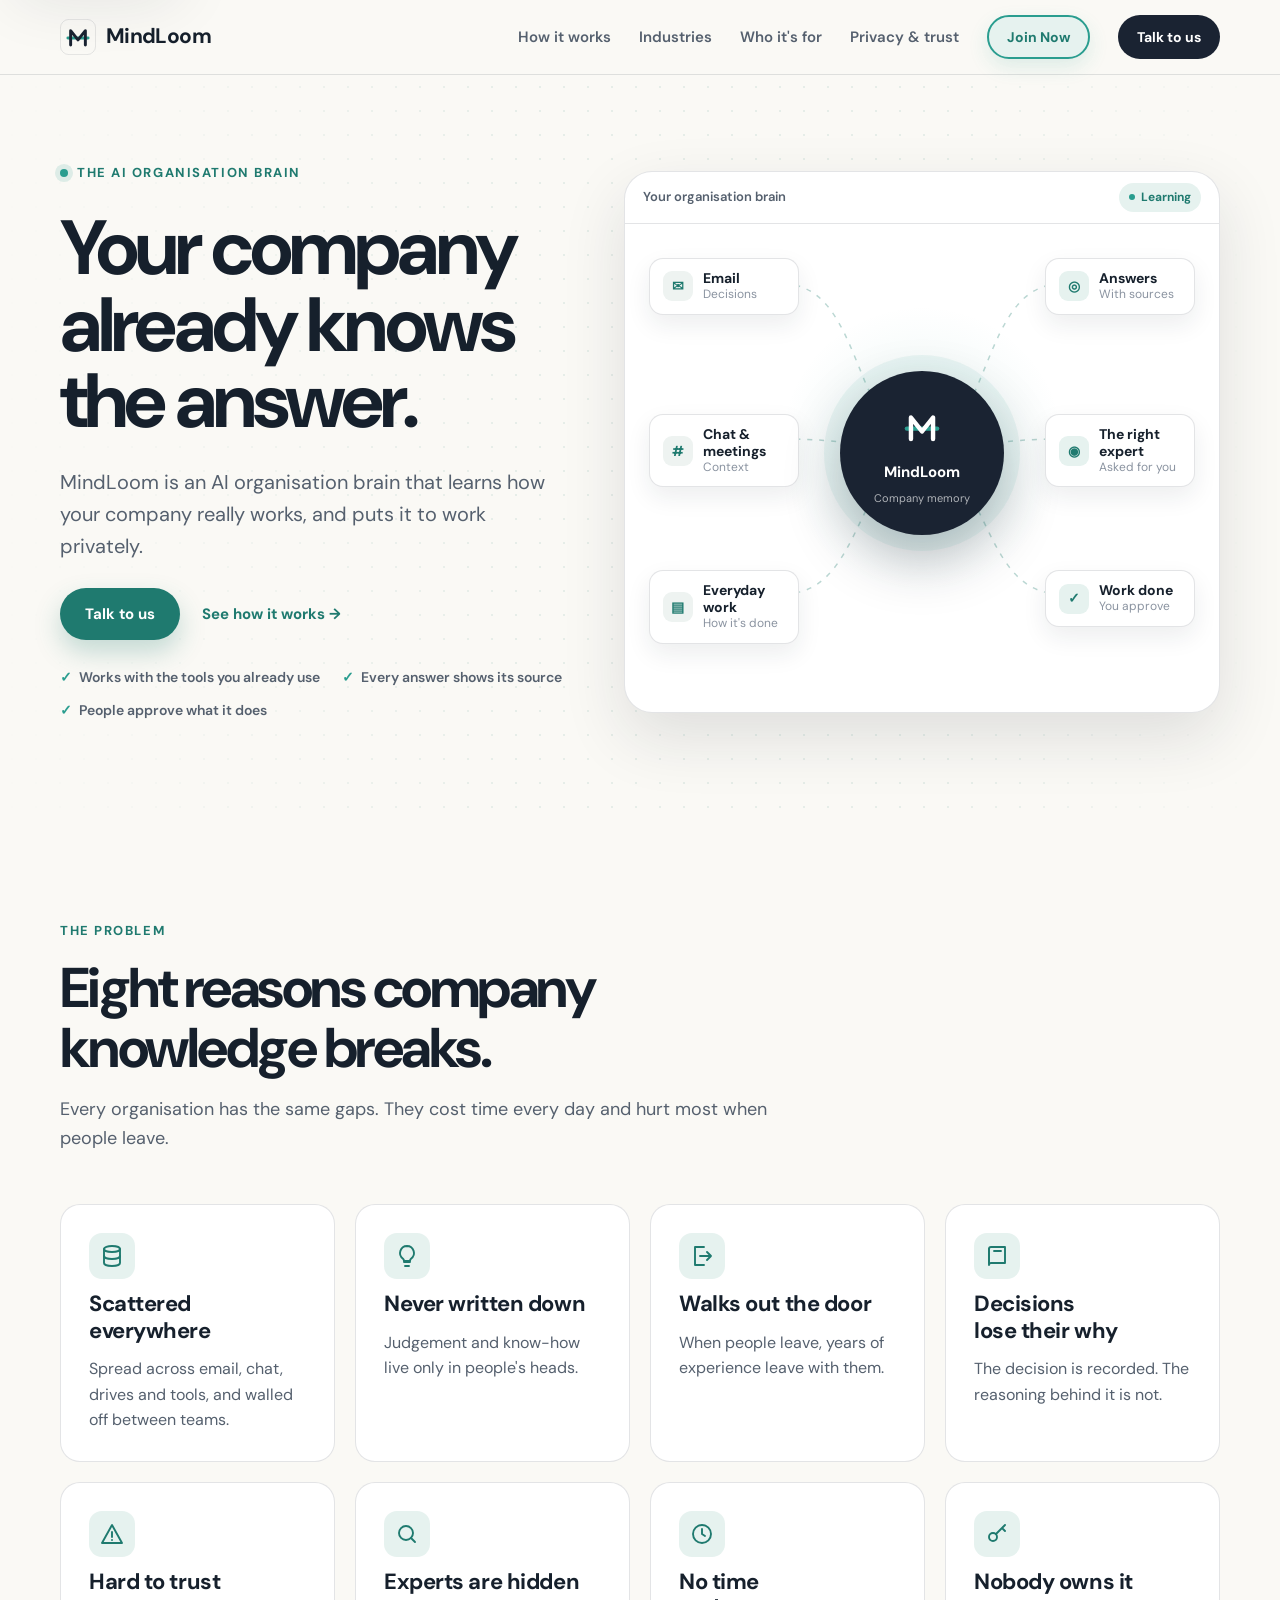
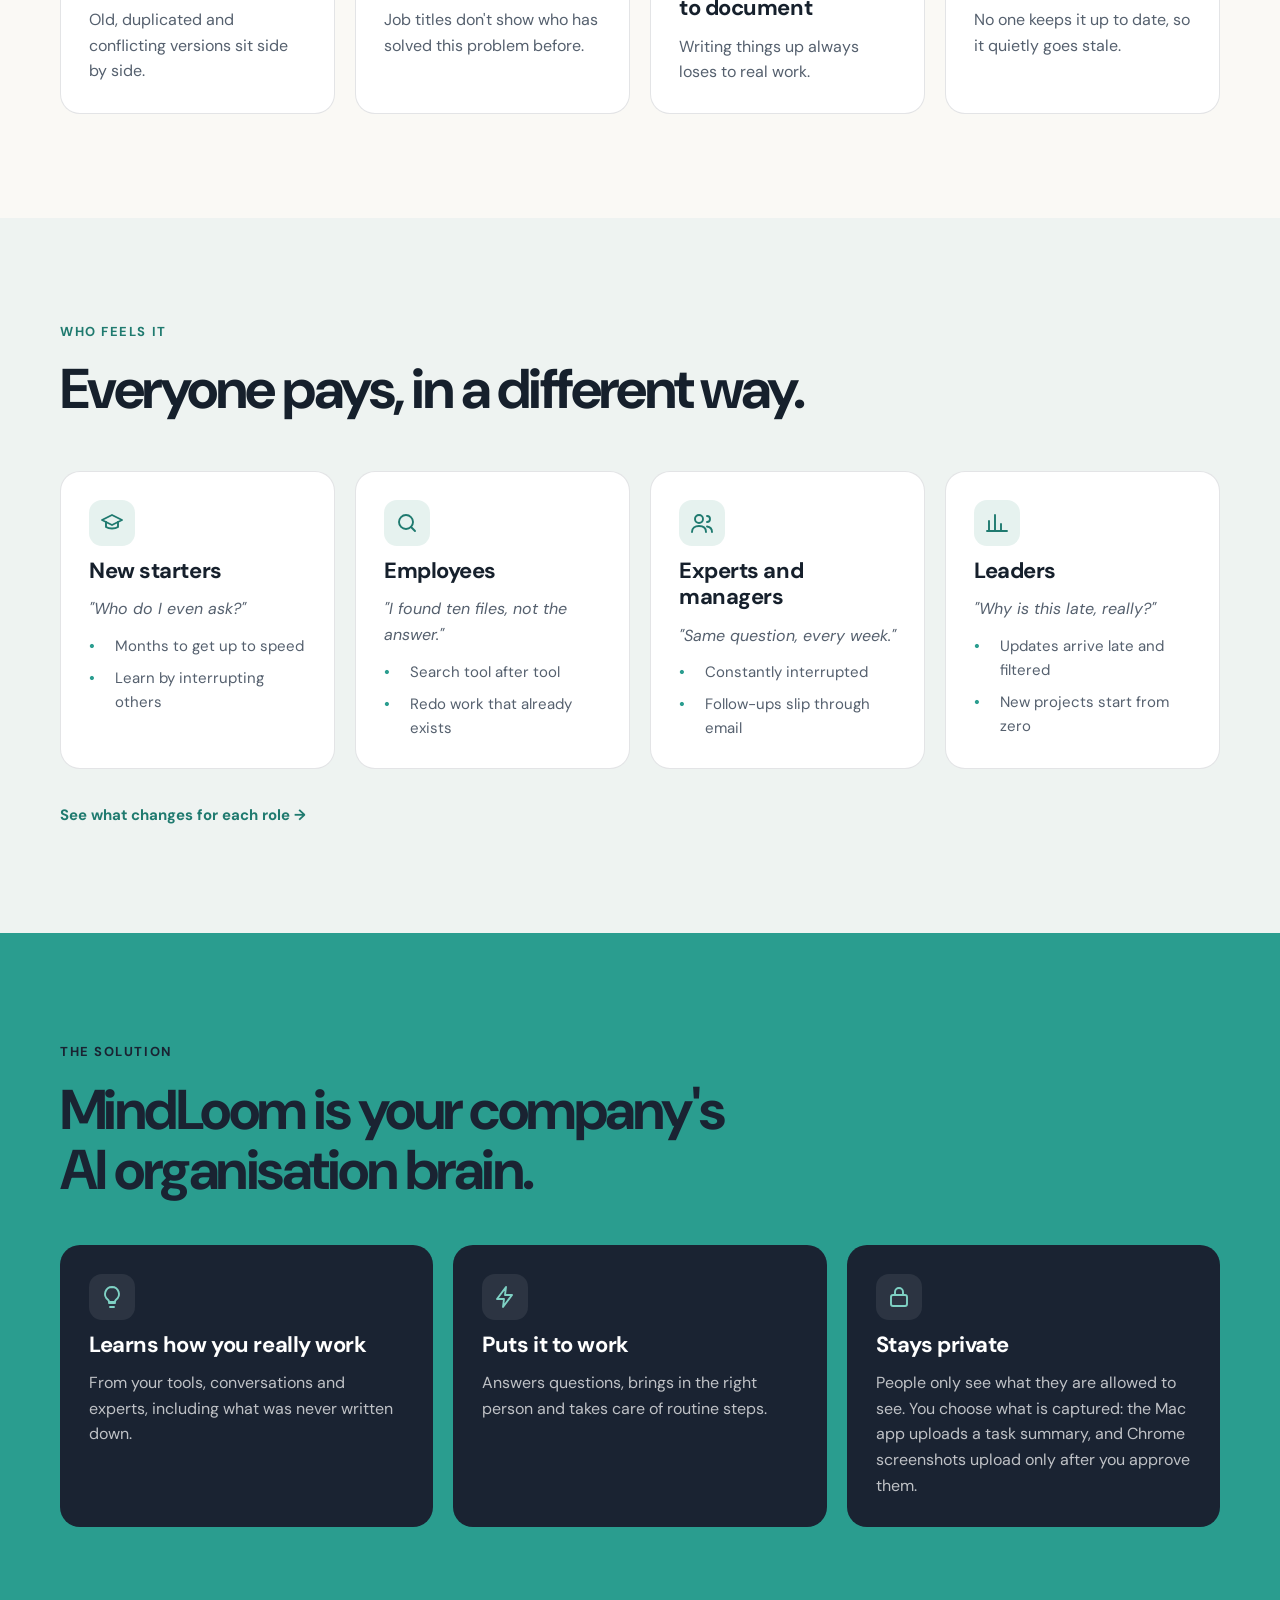
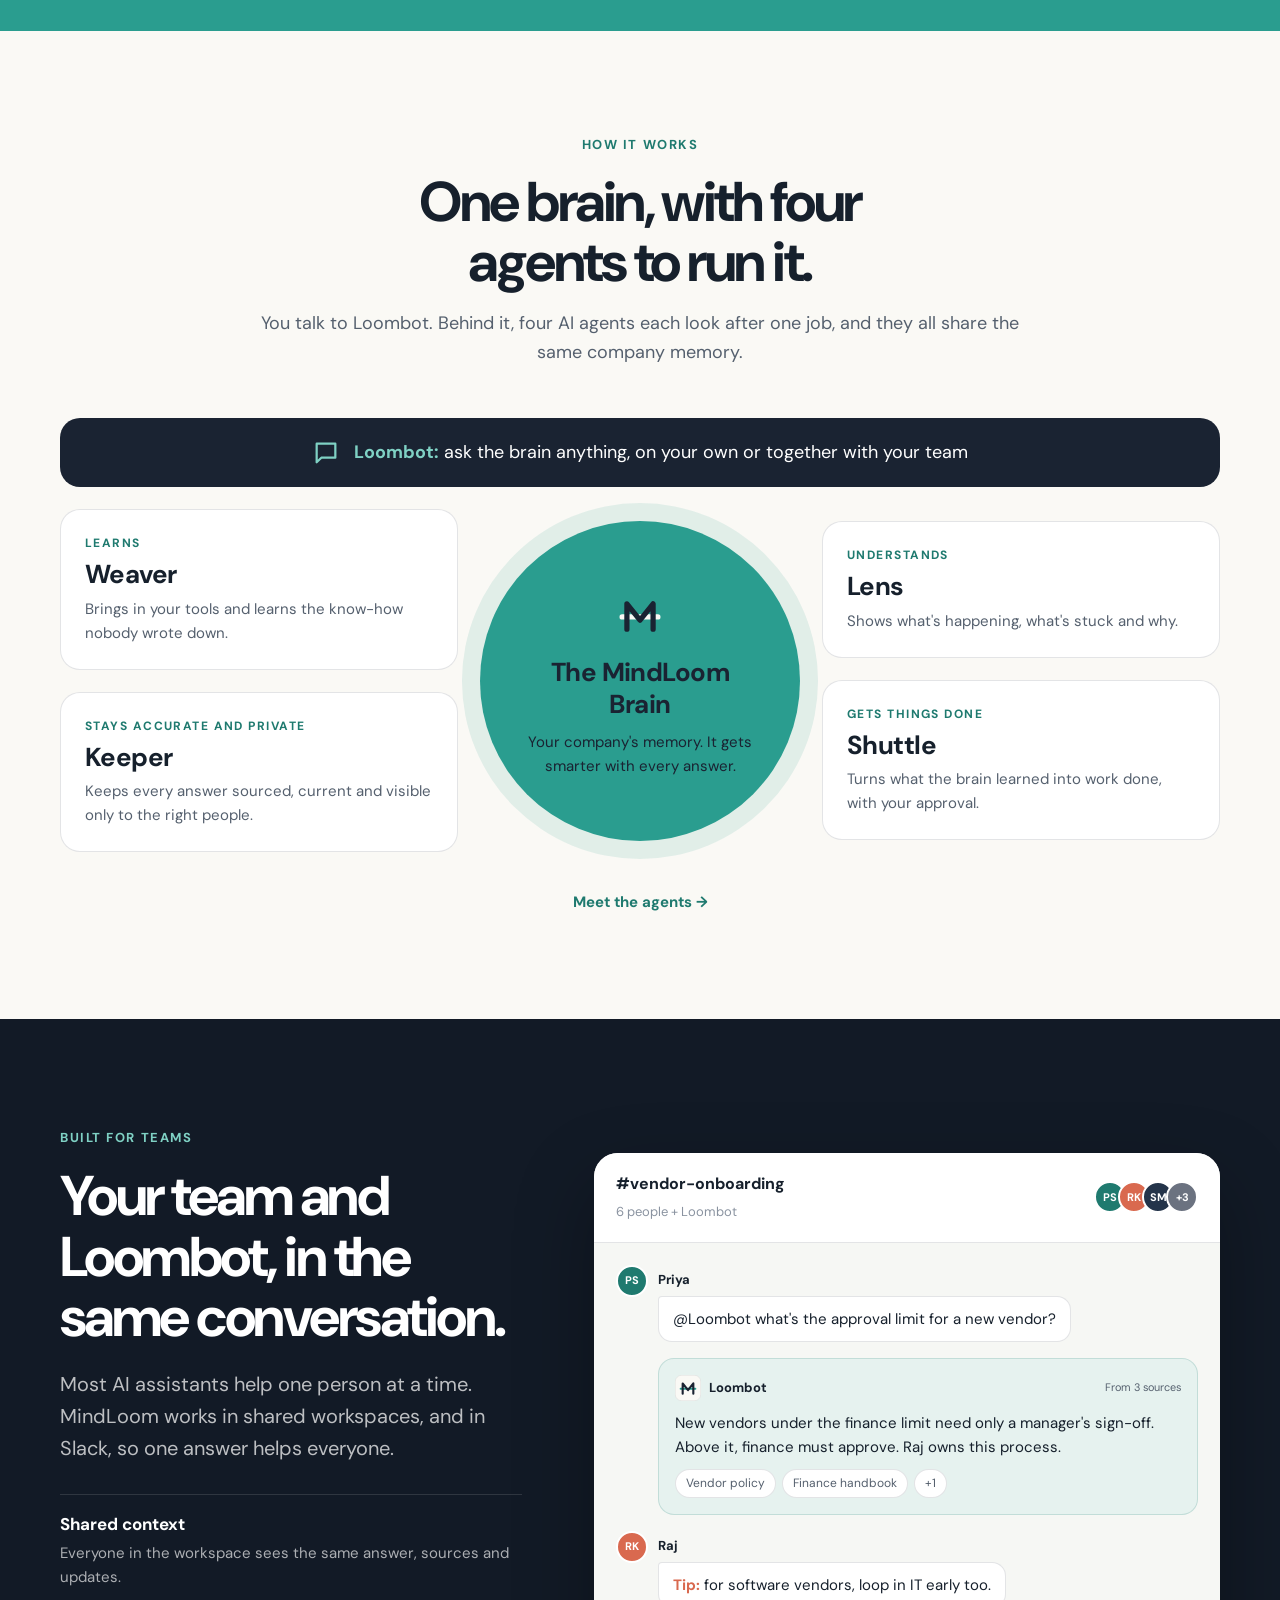
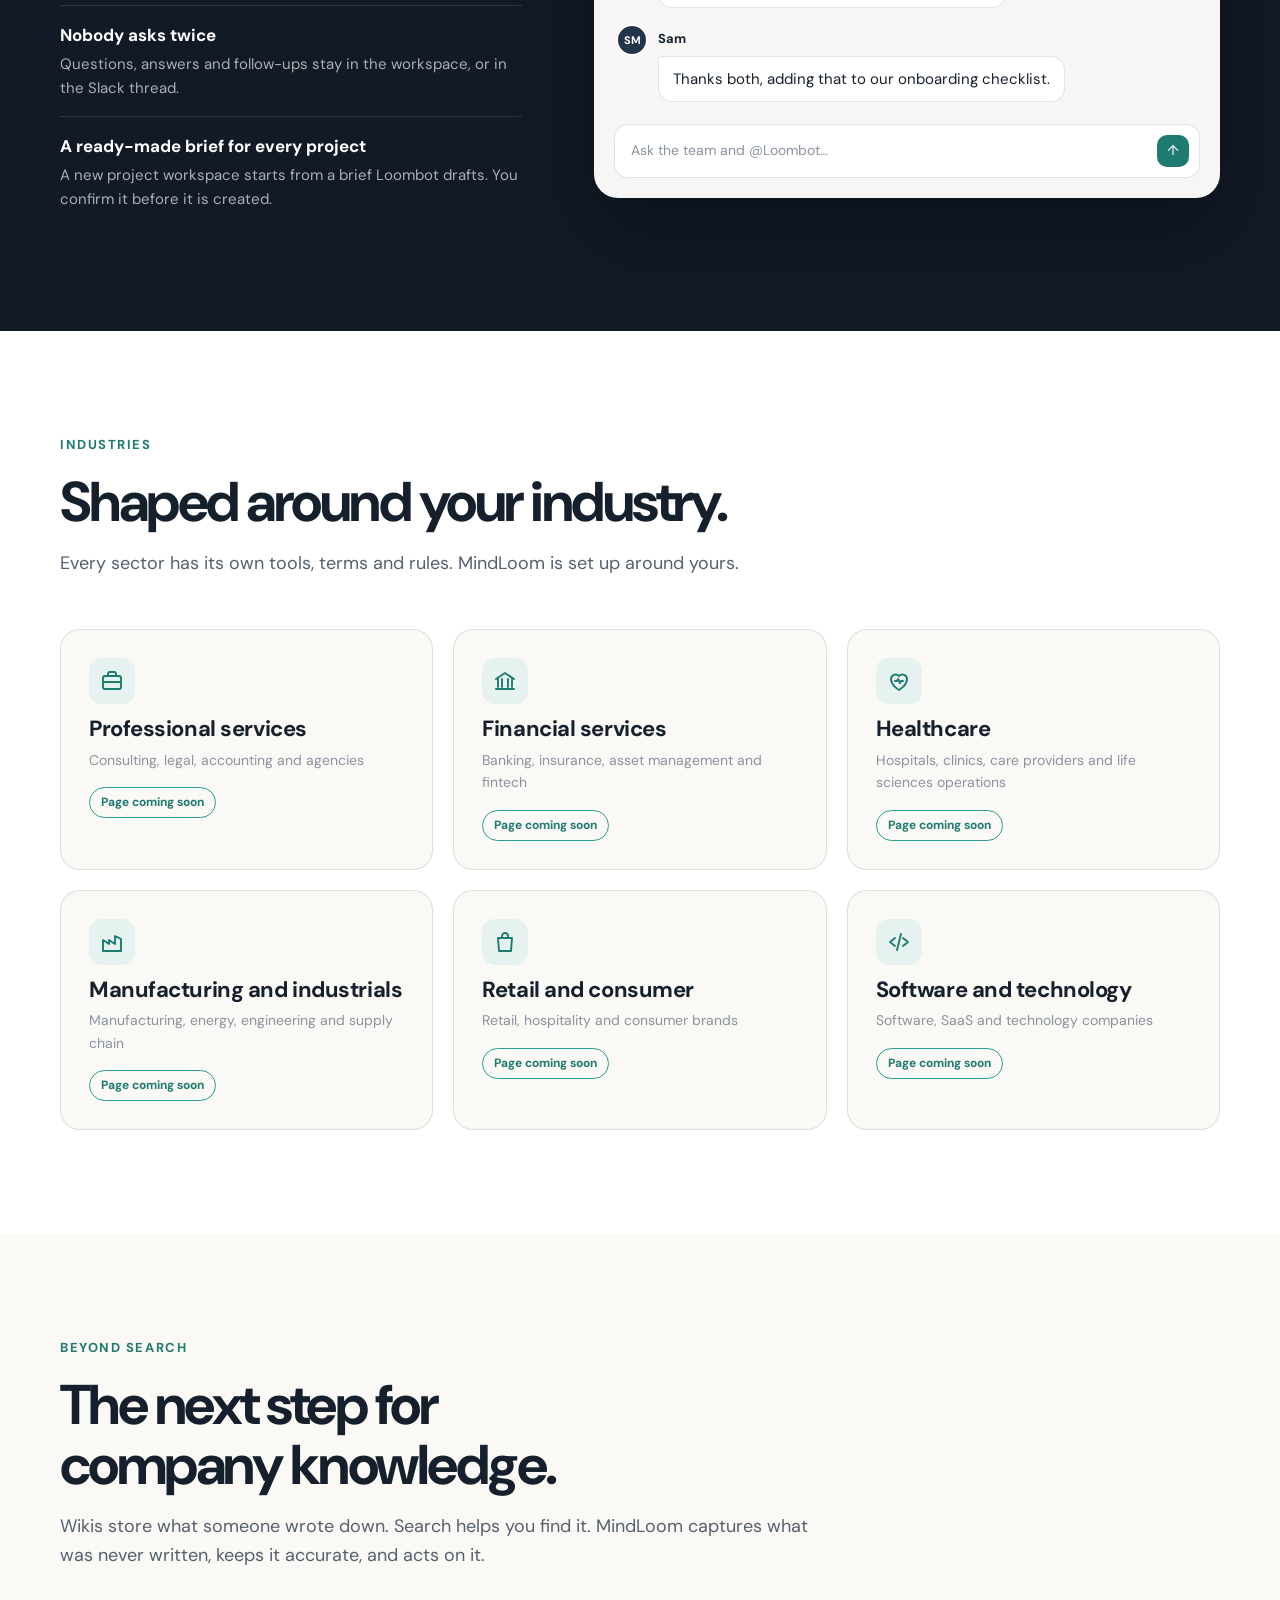
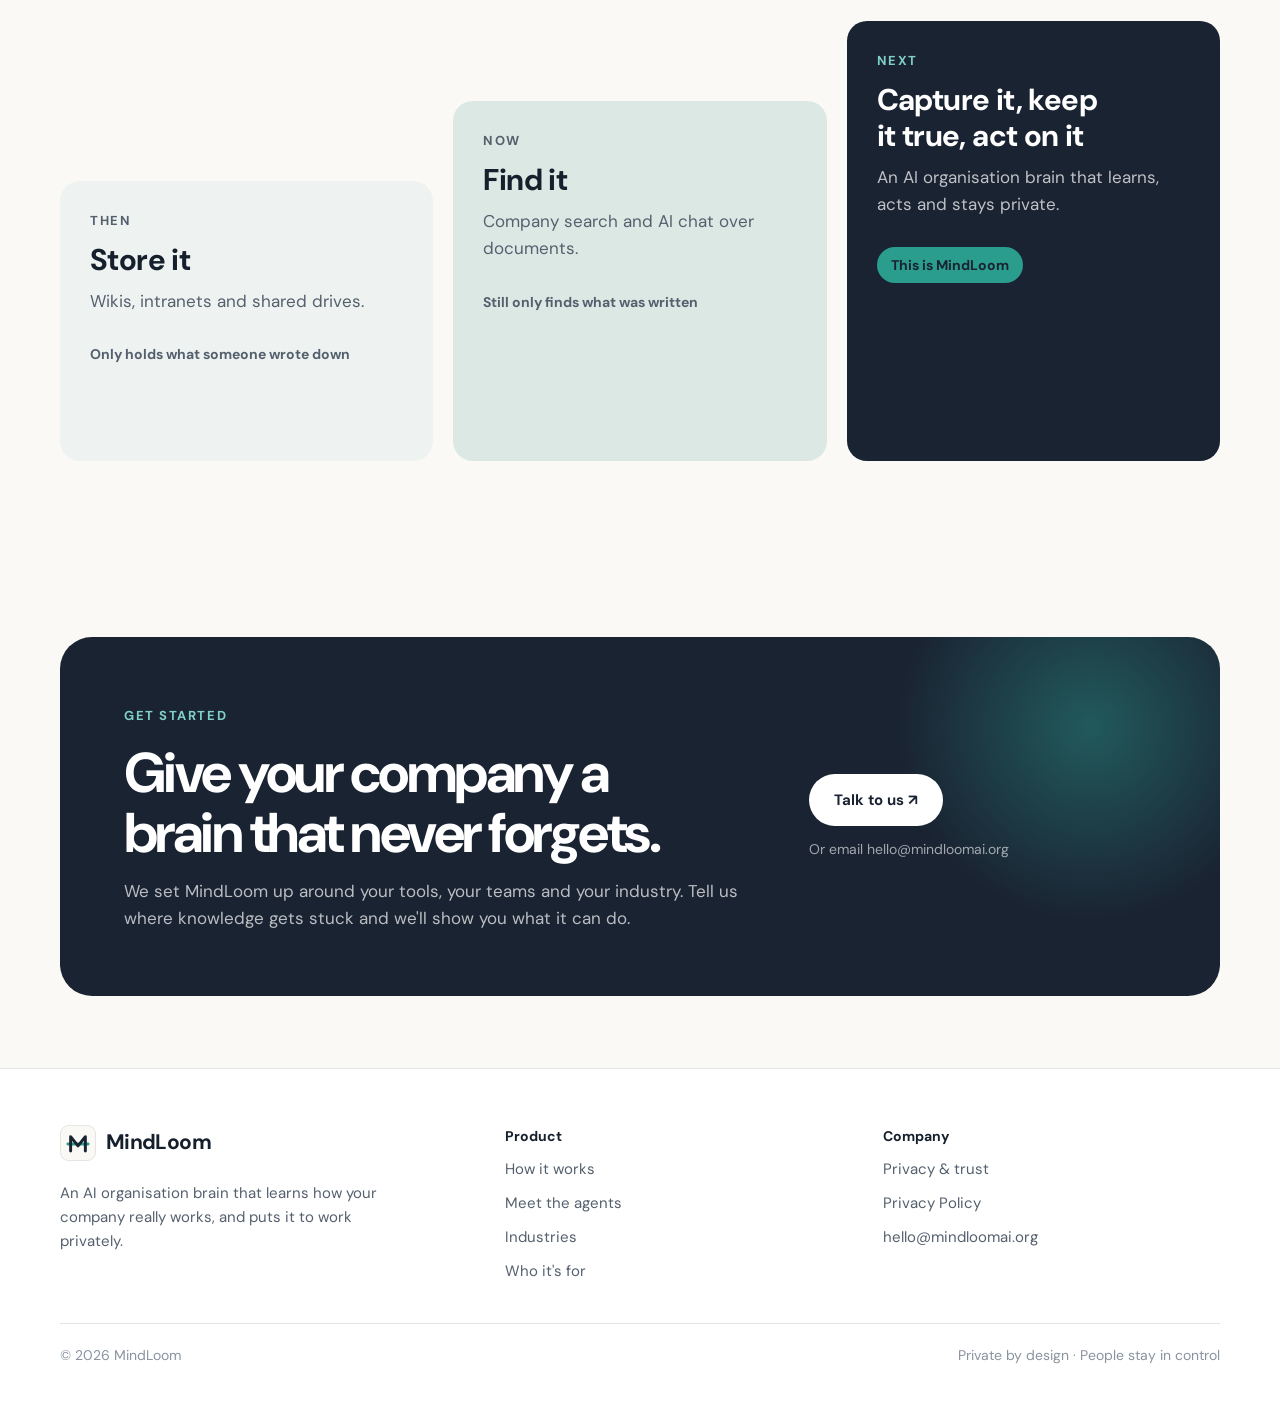
<file: index.html>
<!doctype html>
<html lang="en">
<head>
  <meta charset="utf-8" />
  <meta name="viewport" content="width=device-width, initial-scale=1" />
  <title>MindLoom — The AI organisation brain</title>
  <meta name="description" content="MindLoom is an AI organisation brain that learns how your company really works, and puts it to work privately." />
  <meta name="theme-color" content="#1A2332" />
  <link rel="icon" href="assets/logo.svg" type="image/svg+xml" />
  <link rel="preconnect" href="https://fonts.googleapis.com" />
  <link rel="preconnect" href="https://fonts.gstatic.com" crossorigin />
  <link rel="stylesheet" href="https://fonts.googleapis.com/css2?family=DM+Sans:opsz,wght@9..40,400..700&display=swap" />
  <link rel="stylesheet" href="assets/styles.css" />
</head>
<body>
  <a class="skip-link" href="#main">Skip to content</a>

  <header class="site-header">
    <div class="container nav-wrap">
      <a class="brand" href="index.html" aria-label="MindLoom home"><img class="brand-mark" src="assets/logo.svg" alt="" width="36" height="36" /><span>MindLoom</span></a>
      <nav class="desktop-nav" aria-label="Main">
        <a href="how-it-works.html">How it works</a>
        <a href="industries.html">Industries</a>
        <a href="who-its-for.html">Who it's for</a>
        <a href="privacy.html">Privacy &amp; trust</a>
        <a class="button button-small button-join" href="https://app.mindloomai.org">Join Now</a>
      </nav>
      <a class="button button-small button-dark desktop-cta" href="#contact">Talk to us</a>
      <button class="menu-button" type="button" aria-label="Open menu" aria-expanded="false" aria-controls="mobile-menu"><span></span><span></span></button>
    </div>
    <nav class="mobile-nav" id="mobile-menu" aria-label="Mobile">
      <a href="how-it-works.html">How it works</a>
      <a href="industries.html">Industries</a>
      <a href="who-its-for.html">Who it's for</a>
      <a href="privacy.html">Privacy &amp; trust</a>
      <a class="button button-join" href="https://app.mindloomai.org">Join Now</a>
      <a class="button button-dark" href="#contact">Talk to us</a>
    </nav>
  </header>

  <main id="main">
    <!-- Hero -->
    <section class="hero">
      <div class="container hero-grid">
        <div class="hero-copy">
          <span class="eyebrow"><span class="eyebrow-dot"></span>The AI organisation brain</span>
          <h1>Your company already knows the answer.</h1>
          <p class="lead">MindLoom is an AI organisation brain that learns how your company really works, and puts it to work privately.</p>
          <div class="actions">
            <a class="button button-primary" href="#contact">Talk to us</a>
            <a class="text-link" href="how-it-works.html">See how it works →</a>
          </div>
          <div class="hero-points"><span>Works with the tools you already use</span><span>Every answer shows its source</span><span>People approve what it does</span></div>
        </div>

        <div class="brain-visual reveal" role="img" aria-label="MindLoom brings together email, chat and everyday work, and turns it into answers, the right expert and work done">
          <div class="topbar"><span>Your organisation brain</span><span class="live">Learning</span></div>
          <div class="brain-canvas">
            <svg class="lines" viewBox="0 0 600 488" preserveAspectRatio="none" aria-hidden="true">
              <path d="M160 60 C240 60 230 210 300 225" /><path d="M160 215 C230 215 240 225 300 228" /><path d="M160 370 C240 370 230 245 300 232" />
              <path d="M440 60 C360 60 370 210 300 225" /><path d="M440 215 C370 215 360 225 300 228" /><path d="M440 370 C360 370 370 245 300 232" />
            </svg>
            <div class="node n1"><span class="glyph">✉</span><div><b>Email</b><small>Decisions</small></div></div>
            <div class="node n2"><span class="glyph">#</span><div><b>Chat &amp; meetings</b><small>Context</small></div></div>
            <div class="node n3"><span class="glyph">▤</span><div><b>Everyday work</b><small>How it's done</small></div></div>
            <div class="brain-core">
              <svg viewBox="0 0 44 44" aria-hidden="true"><g fill="none" stroke-width="3.6" stroke-linecap="round" stroke-linejoin="round"><path d="M9.7 23.3H34.3" stroke="#2A9D8F" /><path d="M13 31.8V14.3L22 25.6L31 14.3V31.8" stroke="#FFFFFF" /></g></svg>
              <strong>MindLoom</strong><small>Company memory</small>
            </div>
            <div class="node out n4"><span class="glyph">◎</span><div><b>Answers</b><small>With sources</small></div></div>
            <div class="node out n5"><span class="glyph">◉</span><div><b>The right expert</b><small>Asked for you</small></div></div>
            <div class="node out n6"><span class="glyph">✓</span><div><b>Work done</b><small>You approve</small></div></div>
          </div>
        </div>
      </div>
    </section>

    <!-- Problem -->
    <section class="section">
      <div class="container">
        <div class="section-head">
          <span class="eyebrow">The problem</span>
          <h2>Eight reasons company knowledge breaks.</h2>
          <p>Every organisation has the same gaps. They cost time every day and hurt most when people leave.</p>
        </div>
        <div class="grid-4 reveal">
          <div class="card"><span class="card-icon"><svg viewBox="0 0 24 24"><ellipse cx="12" cy="5" rx="8" ry="3"/><path d="M4 5v14c0 1.7 3.6 3 8 3s8-1.3 8-3V5"/><path d="M4 12c0 1.7 3.6 3 8 3s8-1.3 8-3"/></svg></span><h3>Scattered everywhere</h3><p>Spread across email, chat, drives and tools, and walled off between teams.</p></div>
          <div class="card"><span class="card-icon"><svg viewBox="0 0 24 24"><path d="M9 18h6M10 22h4"/><path d="M12 2a7 7 0 0 0-4 12.7c.6.5 1 1.3 1 2.3h6c0-1 .4-1.8 1-2.3A7 7 0 0 0 12 2z"/></svg></span><h3>Never written down</h3><p>Judgement and know-how live only in people's heads.</p></div>
          <div class="card"><span class="card-icon"><svg viewBox="0 0 24 24"><path d="M14 3H5v18h9"/><path d="M10 12h11M17 8l4 4-4 4"/></svg></span><h3>Walks out the door</h3><p>When people leave, years of experience leave with them.</p></div>
          <div class="card"><span class="card-icon"><svg viewBox="0 0 24 24"><path d="M4 5a2 2 0 0 1 2-2h14v16H6a2 2 0 0 0-2 2z"/><path d="M4 19V5"/><path d="M9 7h7"/></svg></span><h3>Decisions lose their why</h3><p>The decision is recorded. The reasoning behind it is not.</p></div>
          <div class="card"><span class="card-icon"><svg viewBox="0 0 24 24"><path d="M12 3 2 21h20z"/><path d="M12 10v5M12 18h.01"/></svg></span><h3>Hard to trust</h3><p>Old, duplicated and conflicting versions sit side by side.</p></div>
          <div class="card"><span class="card-icon"><svg viewBox="0 0 24 24"><circle cx="11" cy="11" r="7"/><path d="m20 20-4-4"/></svg></span><h3>Experts are hidden</h3><p>Job titles don't show who has solved this problem before.</p></div>
          <div class="card"><span class="card-icon"><svg viewBox="0 0 24 24"><circle cx="12" cy="12" r="9"/><path d="M12 7v5l3 2"/></svg></span><h3>No time to document</h3><p>Writing things up always loses to real work.</p></div>
          <div class="card"><span class="card-icon"><svg viewBox="0 0 24 24"><circle cx="8" cy="15" r="4"/><path d="m11 12 9-9M17 6l3 3"/></svg></span><h3>Nobody owns it</h3><p>No one keeps it up to date, so it quietly goes stale.</p></div>
        </div>
      </div>
    </section>

    <!-- Roles -->
    <section class="section bg-mist">
      <div class="container">
        <div class="section-head">
          <span class="eyebrow">Who feels it</span>
          <h2>Everyone pays, in a different way.</h2>
        </div>
        <div class="grid-4 reveal">
          <div class="card"><span class="card-icon"><svg viewBox="0 0 24 24"><path d="m2 9 10-5 10 5-10 5z"/><path d="M6 11v5c3 2 9 2 12 0v-5"/></svg></span><h3>New starters</h3><p class="quote">"Who do I even ask?"</p><ul class="ticks"><li>Months to get up to speed</li><li>Learn by interrupting others</li></ul></div>
          <div class="card"><span class="card-icon"><svg viewBox="0 0 24 24"><circle cx="11" cy="11" r="7"/><path d="m20 20-4-4"/></svg></span><h3>Employees</h3><p class="quote">"I found ten files, not the answer."</p><ul class="ticks"><li>Search tool after tool</li><li>Redo work that already exists</li></ul></div>
          <div class="card"><span class="card-icon"><svg viewBox="0 0 24 24"><circle cx="9" cy="8" r="4"/><path d="M2 21c0-4 3-6 7-6s7 2 7 6"/><path d="M17 11a3 3 0 1 0 0-6M22 21c0-3-2-5-5-5.5"/></svg></span><h3>Experts and managers</h3><p class="quote">"Same question, every week."</p><ul class="ticks"><li>Constantly interrupted</li><li>Follow-ups slip through email</li></ul></div>
          <div class="card"><span class="card-icon"><svg viewBox="0 0 24 24"><path d="M4 20V10M10 20V4M16 20v-7M22 20H2"/></svg></span><h3>Leaders</h3><p class="quote">"Why is this late, really?"</p><ul class="ticks"><li>Updates arrive late and filtered</li><li>New projects start from zero</li></ul></div>
        </div>
        <p style="margin-top:32px"><a class="text-link" href="who-its-for.html">See what changes for each role →</a></p>
      </div>
    </section>

    <!-- Promise -->
    <section class="section promise">
      <div class="container">
        <span class="eyebrow">The solution</span>
        <h2 style="margin-top:16px">MindLoom is your company's AI organisation brain.</h2>
        <div class="grid-3 reveal">
          <div class="card dark"><span class="card-icon"><svg viewBox="0 0 24 24"><path d="M9 18h6M10 22h4"/><path d="M12 2a7 7 0 0 0-4 12.7c.6.5 1 1.3 1 2.3h6c0-1 .4-1.8 1-2.3A7 7 0 0 0 12 2z"/></svg></span><h3>Learns how you really work</h3><p>From your tools, conversations and experts, including what was never written down.</p></div>
          <div class="card dark"><span class="card-icon"><svg viewBox="0 0 24 24"><path d="M13 2 4 14h7l-1 8 9-12h-7z"/></svg></span><h3>Puts it to work</h3><p>Answers questions, brings in the right person and takes care of routine steps.</p></div>
          <div class="card dark"><span class="card-icon"><svg viewBox="0 0 24 24"><rect x="4" y="10" width="16" height="11" rx="2"/><path d="M8 10V7a4 4 0 0 1 8 0v3"/></svg></span><h3>Stays private</h3><p>People only see what they are allowed to see. You choose what is captured: the Mac app uploads a task summary, and Chrome screenshots upload only after you approve them.</p></div>
        </div>
      </div>
    </section>

    <!-- Agents -->
    <section class="section">
      <div class="container">
        <div class="section-head center">
          <span class="eyebrow">How it works</span>
          <h2>One brain, with four agents to run it.</h2>
          <p>You talk to Loombot. Behind it, four AI agents each look after one job, and they all share the same company memory.</p>
        </div>
        <div class="agents-map reveal">
          <div class="loombot-bar"><svg viewBox="0 0 24 24"><path d="M4 4h16v12H8l-4 4z"/></svg><span><b>Loombot:</b> ask the brain anything, on your own or together with your team</span></div>
          <div class="agents-row">
            <div class="agents-col">
              <a class="agent-card" href="how-it-works.html#weaver"><span class="verb">Learns</span><h3>Weaver</h3><p>Brings in your tools and learns the know-how nobody wrote down.</p></a>
              <a class="agent-card" href="how-it-works.html#keeper"><span class="verb">Stays accurate and private</span><h3>Keeper</h3><p>Keeps every answer sourced, current and visible only to the right people.</p></a>
            </div>
            <div class="brain-disc">
              <svg viewBox="0 0 44 44" aria-hidden="true"><g fill="none" stroke-width="3.6" stroke-linecap="round" stroke-linejoin="round"><path d="M9.7 23.3H34.3" stroke="#FAF9F5" /><path d="M13 31.8V14.3L22 25.6L31 14.3V31.8" stroke="#1A2332" /></g></svg>
              <h3>The MindLoom Brain</h3>
              <p>Your company's memory. It gets smarter with every answer.</p>
            </div>
            <div class="agents-col">
              <a class="agent-card" href="how-it-works.html#lens"><span class="verb">Understands</span><h3>Lens</h3><p>Shows what's happening, what's stuck and why.</p></a>
              <a class="agent-card" href="how-it-works.html#shuttle"><span class="verb">Gets things done</span><h3>Shuttle</h3><p>Turns what the brain learned into work done, with your approval.</p></a>
            </div>
          </div>
        </div>
        <p style="text-align:center;margin-top:36px"><a class="text-link" href="how-it-works.html">Meet the agents →</a></p>
      </div>
    </section>

    <!-- Multiplayer -->
    <section class="section bg-navy">
      <div class="container split">
        <div class="on-dark">
          <span class="eyebrow">Built for teams</span>
          <h2 style="margin:16px 0 20px">Your team and Loombot, in the same conversation.</h2>
          <p class="lead">Most AI assistants help one person at a time. MindLoom works in shared workspaces, and in Slack, so one answer helps everyone.</p>
          <ul class="clean-list">
            <li><b>Shared context</b><span>Everyone in the workspace sees the same answer, sources and updates.</span></li>
            <li><b>Nobody asks twice</b><span>Questions, answers and follow-ups stay in the workspace, or in the Slack thread.</span></li>
            <li><b>A ready-made brief for every project</b><span>A new project workspace starts from a brief Loombot drafts. You confirm it before it is created.</span></li>
          </ul>
        </div>
        <div class="chat reveal" role="img" aria-label="Example team conversation where Loombot answers a question with sources and names the process owner, who adds a tip">
          <div class="chat-head"><div><b>#vendor-onboarding</b><small>6 people + Loombot</small></div><div class="avatars"><span class="avatar a-teal">PS</span><span class="avatar a-coral">RK</span><span class="avatar a-navy">SM</span><span class="avatar a-grey">+3</span></div></div>
          <div class="chat-body">
            <div class="msg"><span class="avatar a-teal">PS</span><div><b>Priya</b><p>@Loombot what's the approval limit for a new vendor?</p></div></div>
            <div class="bot">
              <div class="bot-label"><img class="mark" src="assets/logo.svg" alt="" /><b>Loombot</b><small>From 3 sources</small></div>
              <p>New vendors under the finance limit need only a manager's sign-off. Above it, finance must approve. Raj owns this process.</p>
              <div class="chips"><span>Vendor policy</span><span>Finance handbook</span><span>+1</span></div>
            </div>
            <div class="msg"><span class="avatar a-coral">RK</span><div><b>Raj</b><p><span class="mention">Tip:</span> for software vendors, loop in IT early too.</p></div></div>
            <div class="msg"><span class="avatar a-navy">SM</span><div><b>Sam</b><p>Thanks both, adding that to our onboarding checklist.</p></div></div>
          </div>
          <div class="chat-input"><span>Ask the team and @Loombot…</span><span class="send">↑</span></div>
        </div>
      </div>
    </section>

    <!-- Industries -->
    <section class="section bg-white">
      <div class="container">
        <div class="section-head">
          <span class="eyebrow">Industries</span>
          <h2>Shaped around your industry.</h2>
          <p>Every sector has its own tools, terms and rules. MindLoom is set up around yours.</p>
        </div>
        <div class="grid-3 reveal">
          <div class="card industry-card"><span class="card-icon"><svg viewBox="0 0 24 24"><rect x="3" y="7" width="18" height="13" rx="2"/><path d="M8 7V5a2 2 0 0 1 2-2h4a2 2 0 0 1 2 2v2M3 13h18"/></svg></span><h3>Professional services</h3><p class="industry-who">Consulting, legal, accounting and agencies</p><span class="pill pill-soon">Page coming soon</span></div>
          <div class="card industry-card"><span class="card-icon"><svg viewBox="0 0 24 24"><path d="M3 10 12 4l9 6"/><path d="M5 10v8M9 10v8M15 10v8M19 10v8M3 20h18"/></svg></span><h3>Financial services</h3><p class="industry-who">Banking, insurance, asset management and fintech</p><span class="pill pill-soon">Page coming soon</span></div>
          <div class="card industry-card"><span class="card-icon"><svg viewBox="0 0 24 24"><path d="M12 21s-8-4.5-8-11a4.5 4.5 0 0 1 8-2.8A4.5 4.5 0 0 1 20 10c0 6.5-8 11-8 11z"/><path d="M8 12h2l1-2 2 4 1-2h2"/></svg></span><h3>Healthcare</h3><p class="industry-who">Hospitals, clinics, care providers and life sciences operations</p><span class="pill pill-soon">Page coming soon</span></div>
          <div class="card industry-card"><span class="card-icon"><svg viewBox="0 0 24 24"><path d="M3 21V10l6 4V10l6 4V6l6 3v12z"/><path d="M3 21h18"/></svg></span><h3>Manufacturing and industrials</h3><p class="industry-who">Manufacturing, energy, engineering and supply chain</p><span class="pill pill-soon">Page coming soon</span></div>
          <div class="card industry-card"><span class="card-icon"><svg viewBox="0 0 24 24"><path d="M5 8h14l-1 13H6z"/><path d="M9 8V6a3 3 0 0 1 6 0v2"/></svg></span><h3>Retail and consumer</h3><p class="industry-who">Retail, hospitality and consumer brands</p><span class="pill pill-soon">Page coming soon</span></div>
          <div class="card industry-card"><span class="card-icon"><svg viewBox="0 0 24 24"><path d="m8 8-5 4 5 4M16 8l5 4-5 4M14 4l-4 16"/></svg></span><h3>Software and technology</h3><p class="industry-who">Software, SaaS and technology companies</p><span class="pill pill-soon">Page coming soon</span></div>
        </div>
      </div>
    </section>

    <!-- Beyond search -->
    <section class="section">
      <div class="container">
        <div class="section-head">
          <span class="eyebrow">Beyond search</span>
          <h2>The next step for company knowledge.</h2>
          <p>Wikis store what someone wrote down. Search helps you find it. MindLoom captures what was never written, keeps it accurate, and acts on it.</p>
        </div>
        <div class="stairs reveal">
          <div class="step-col step-1"><span class="label">Then</span><h3>Store it</h3><p>Wikis, intranets and shared drives.</p><span class="status">Only holds what someone wrote down</span></div>
          <div class="step-col step-2"><span class="label">Now</span><h3>Find it</h3><p>Company search and AI chat over documents.</p><span class="status">Still only finds what was written</span></div>
          <div class="step-col step-3"><span class="label">Next</span><h3>Capture it, keep it true, act on it</h3><p>An AI organisation brain that learns, acts and stays private.</p><span class="status">This is MindLoom</span></div>
        </div>
      </div>
    </section>

    <!-- CTA -->
    <section class="section-tight" id="contact">
      <div class="container">
        <div class="cta reveal">
          <div class="on-dark">
            <span class="eyebrow">Get started</span>
            <h2>Give your company a brain that never forgets.</h2>
            <p>We set MindLoom up around your tools, your teams and your industry. Tell us where knowledge gets stuck and we'll show you what it can do.</p>
          </div>
          <div class="cta-side">
            <a class="button button-light" href="mailto:hello@mindloomai.org?subject=MindLoom%20demo">Talk to us ↗</a>
            <small>Or email hello@mindloomai.org</small>
          </div>
        </div>
      </div>
    </section>
  </main>

  <footer class="site-footer">
    <div class="container">
      <div class="footer-grid">
        <div><a class="brand" href="index.html"><img class="brand-mark" src="assets/logo.svg" alt="" width="36" height="36" /><span>MindLoom</span></a><p>An AI organisation brain that learns how your company really works, and puts it to work privately.</p></div>
        <div class="footer-links"><b>Product</b><a href="how-it-works.html">How it works</a><a href="how-it-works.html#agents">Meet the agents</a><a href="industries.html">Industries</a><a href="who-its-for.html">Who it's for</a></div>
        <div class="footer-links"><b>Company</b><a href="privacy.html">Privacy &amp; trust</a><a href="privacy-policy.html">Privacy Policy</a><a href="mailto:hello@mindloomai.org">hello@mindloomai.org</a></div>
      </div>
      <div class="footer-meta"><span>© <span data-year></span> MindLoom</span><span>Private by design · People stay in control</span></div>
    </div>
  </footer>

  <script src="assets/site.js"></script>
</body>
</html>
</file>
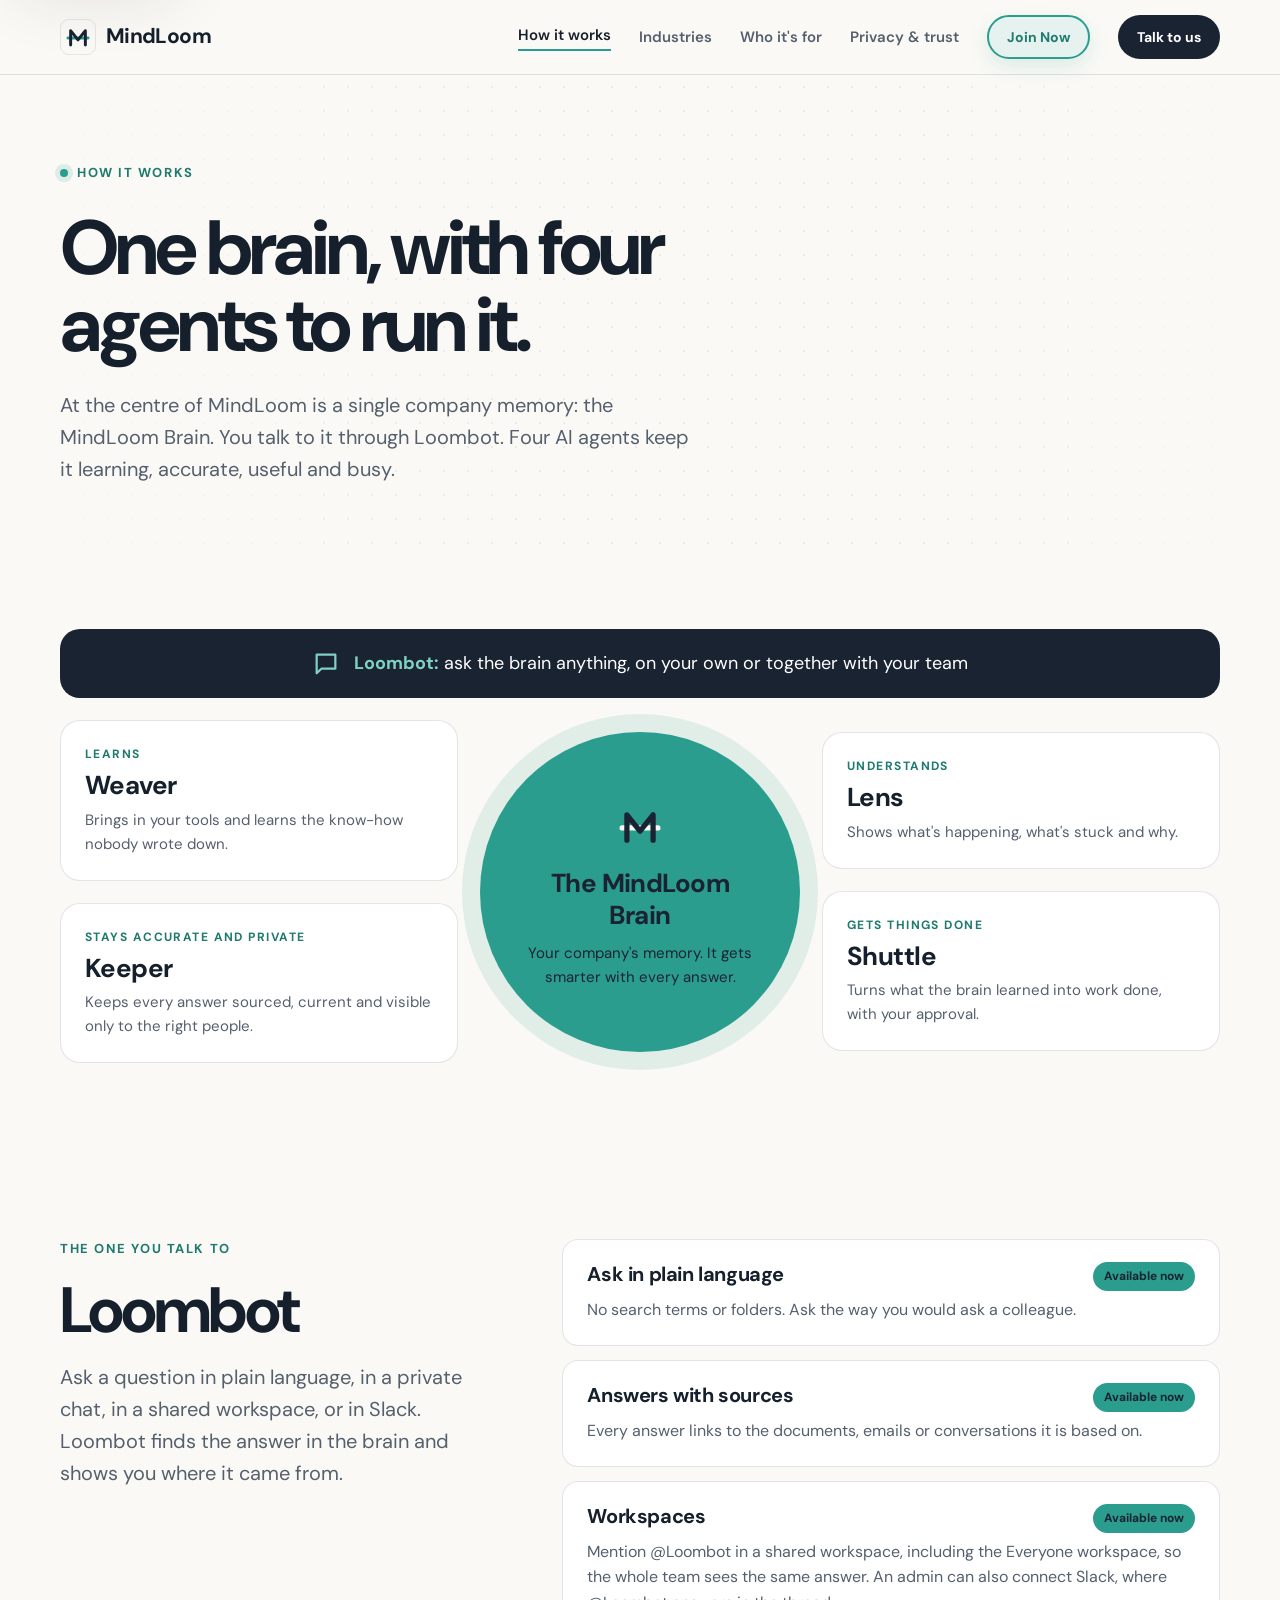
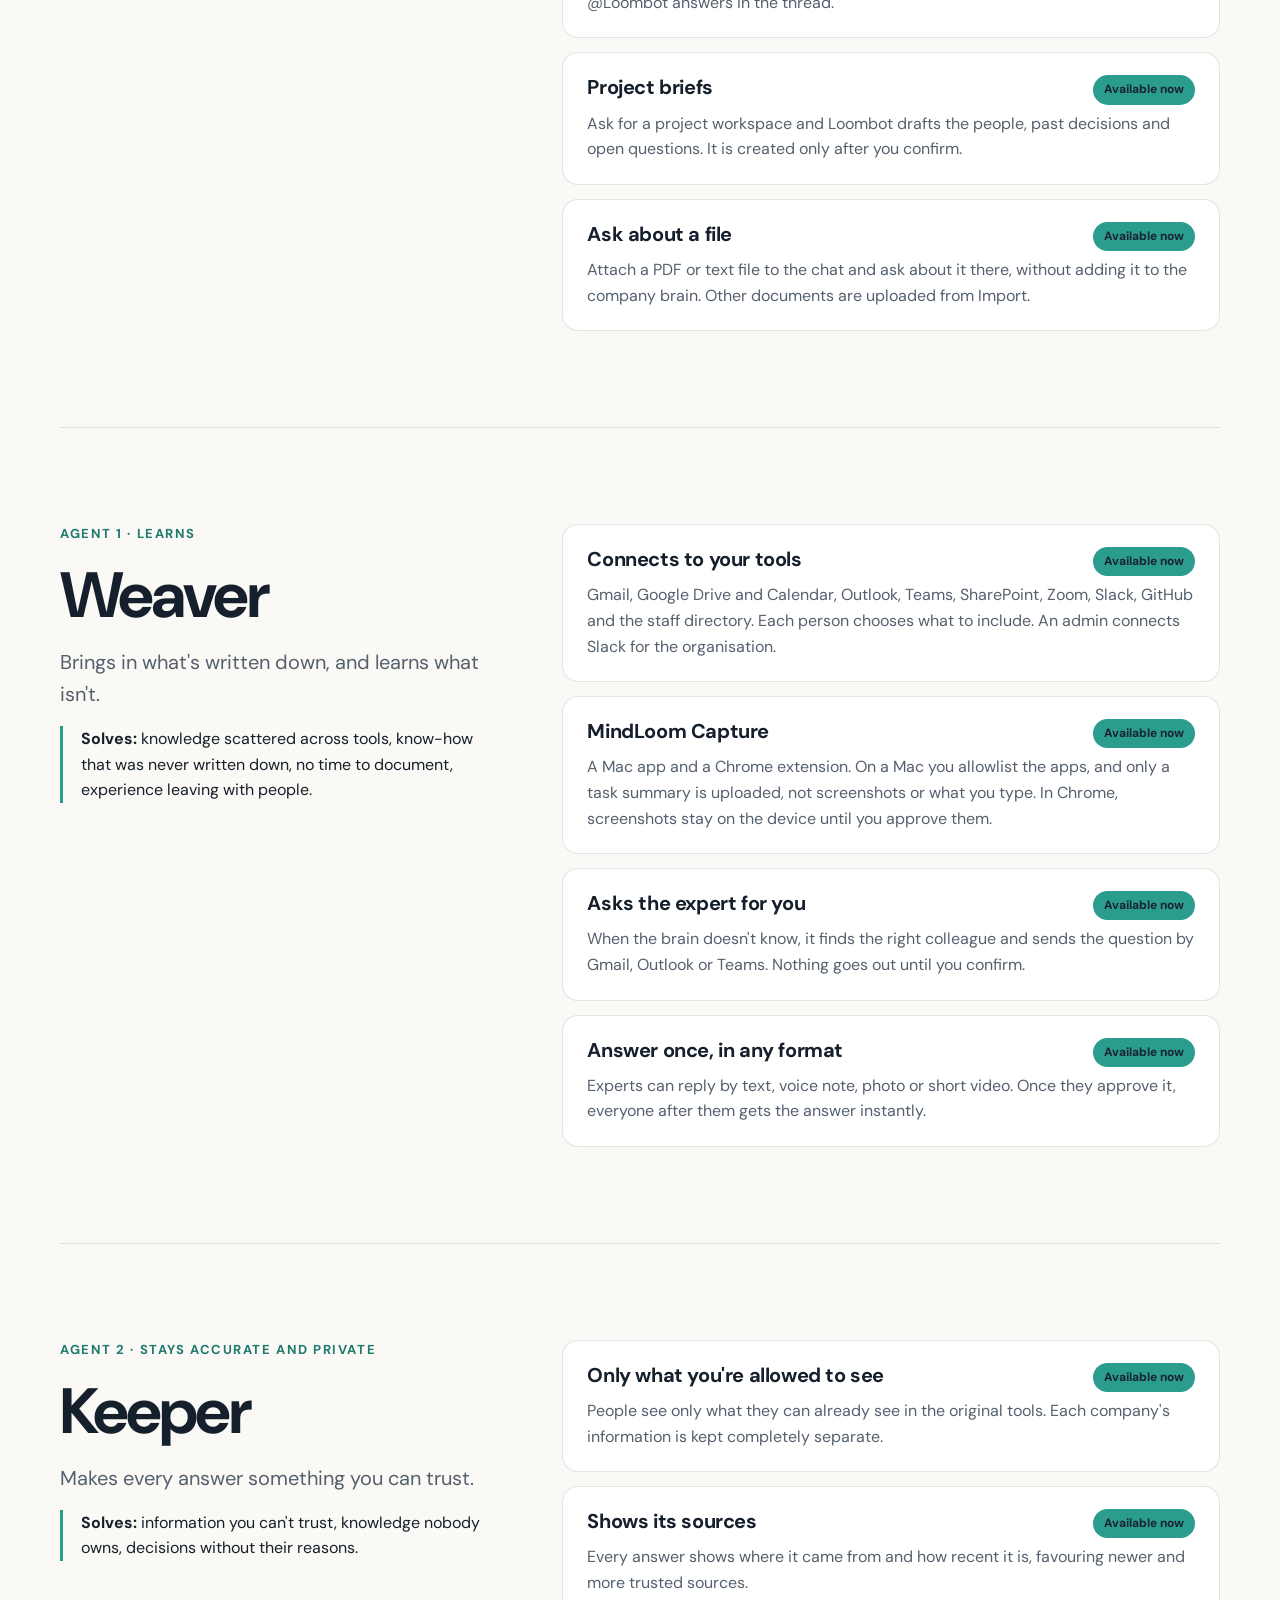
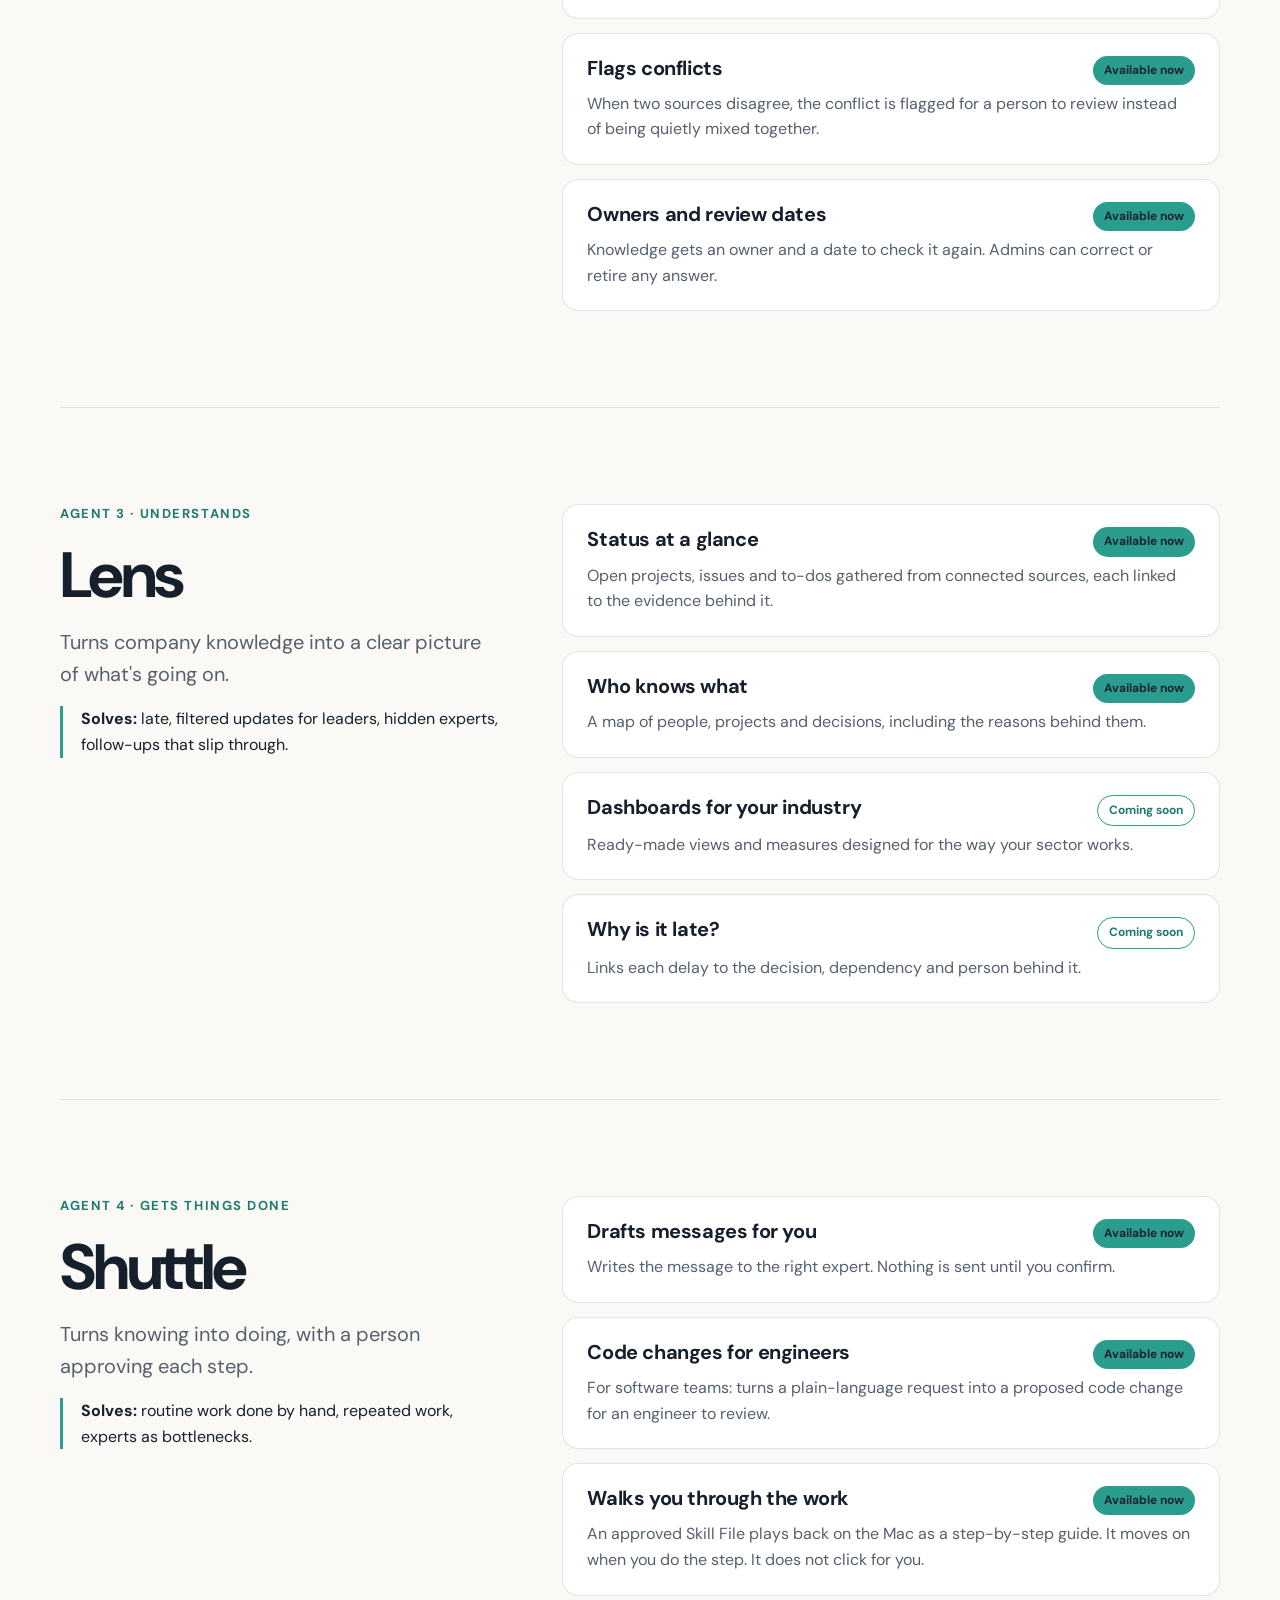
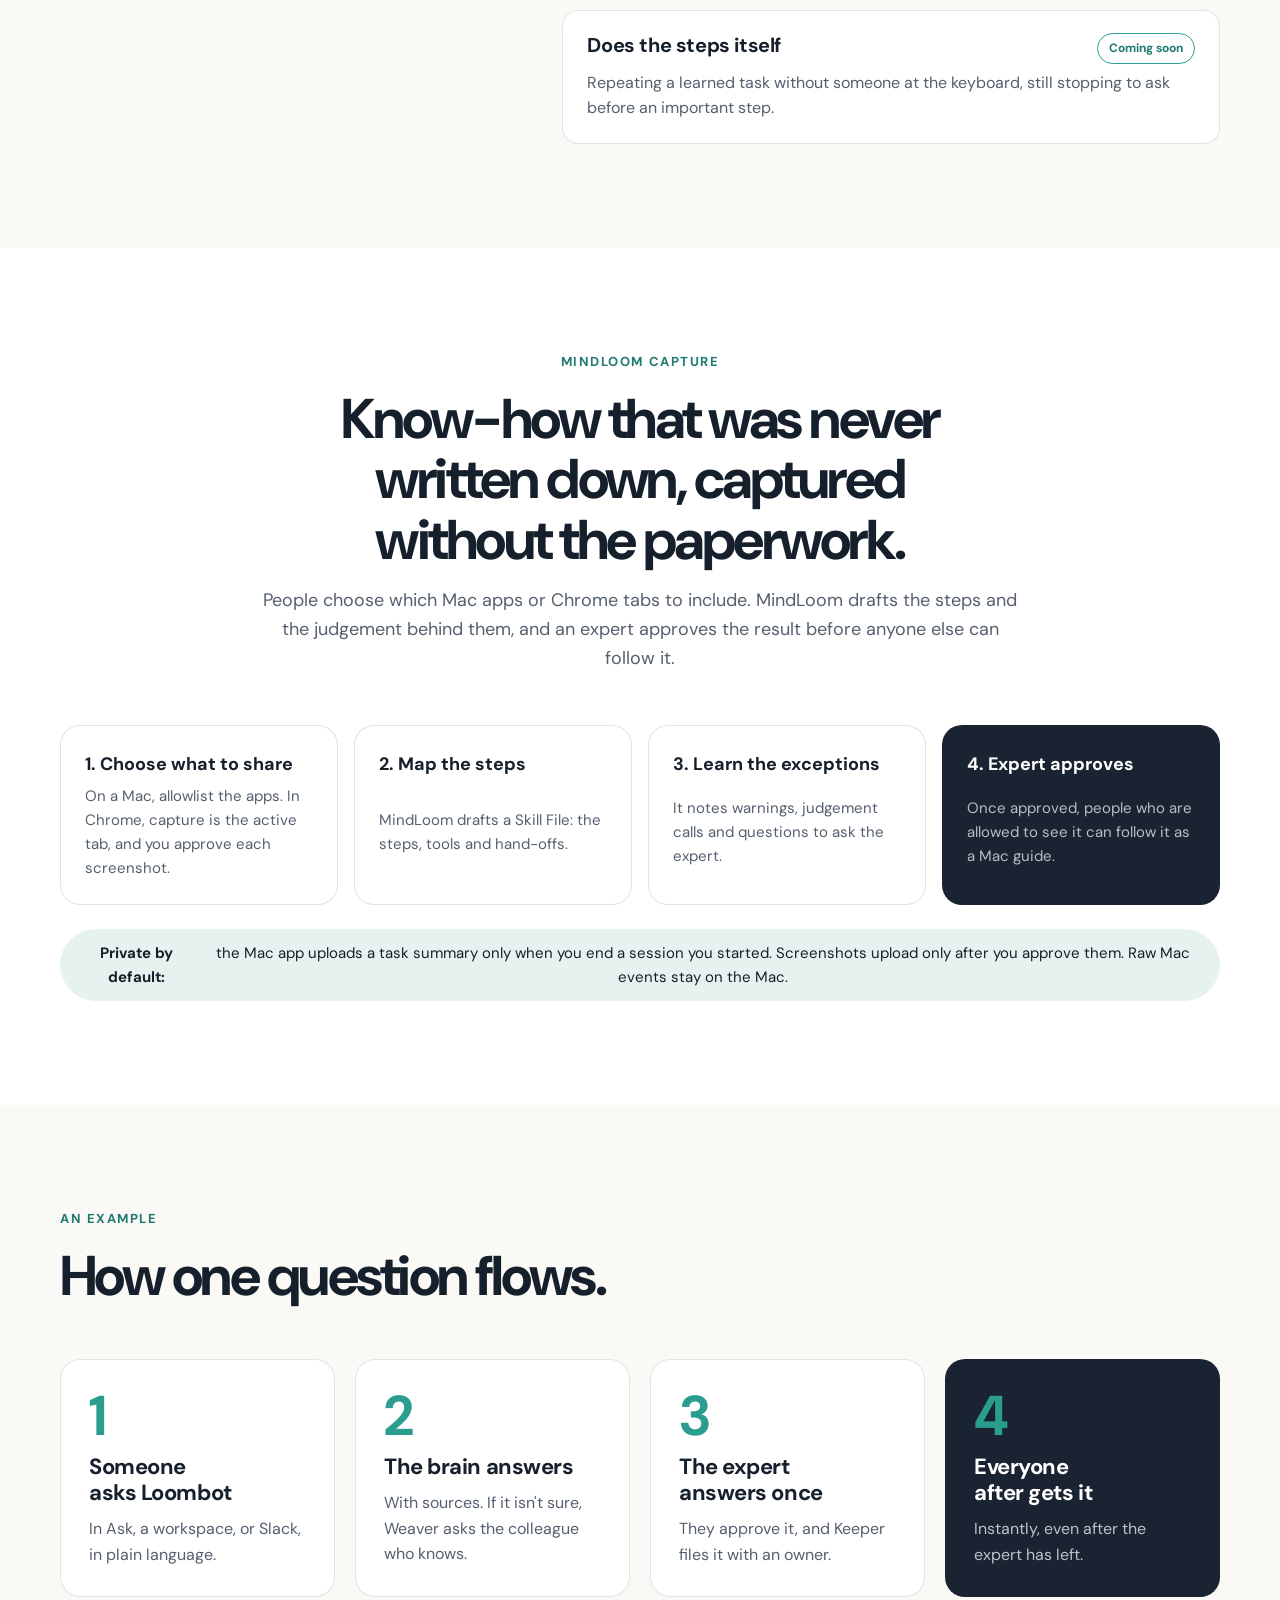
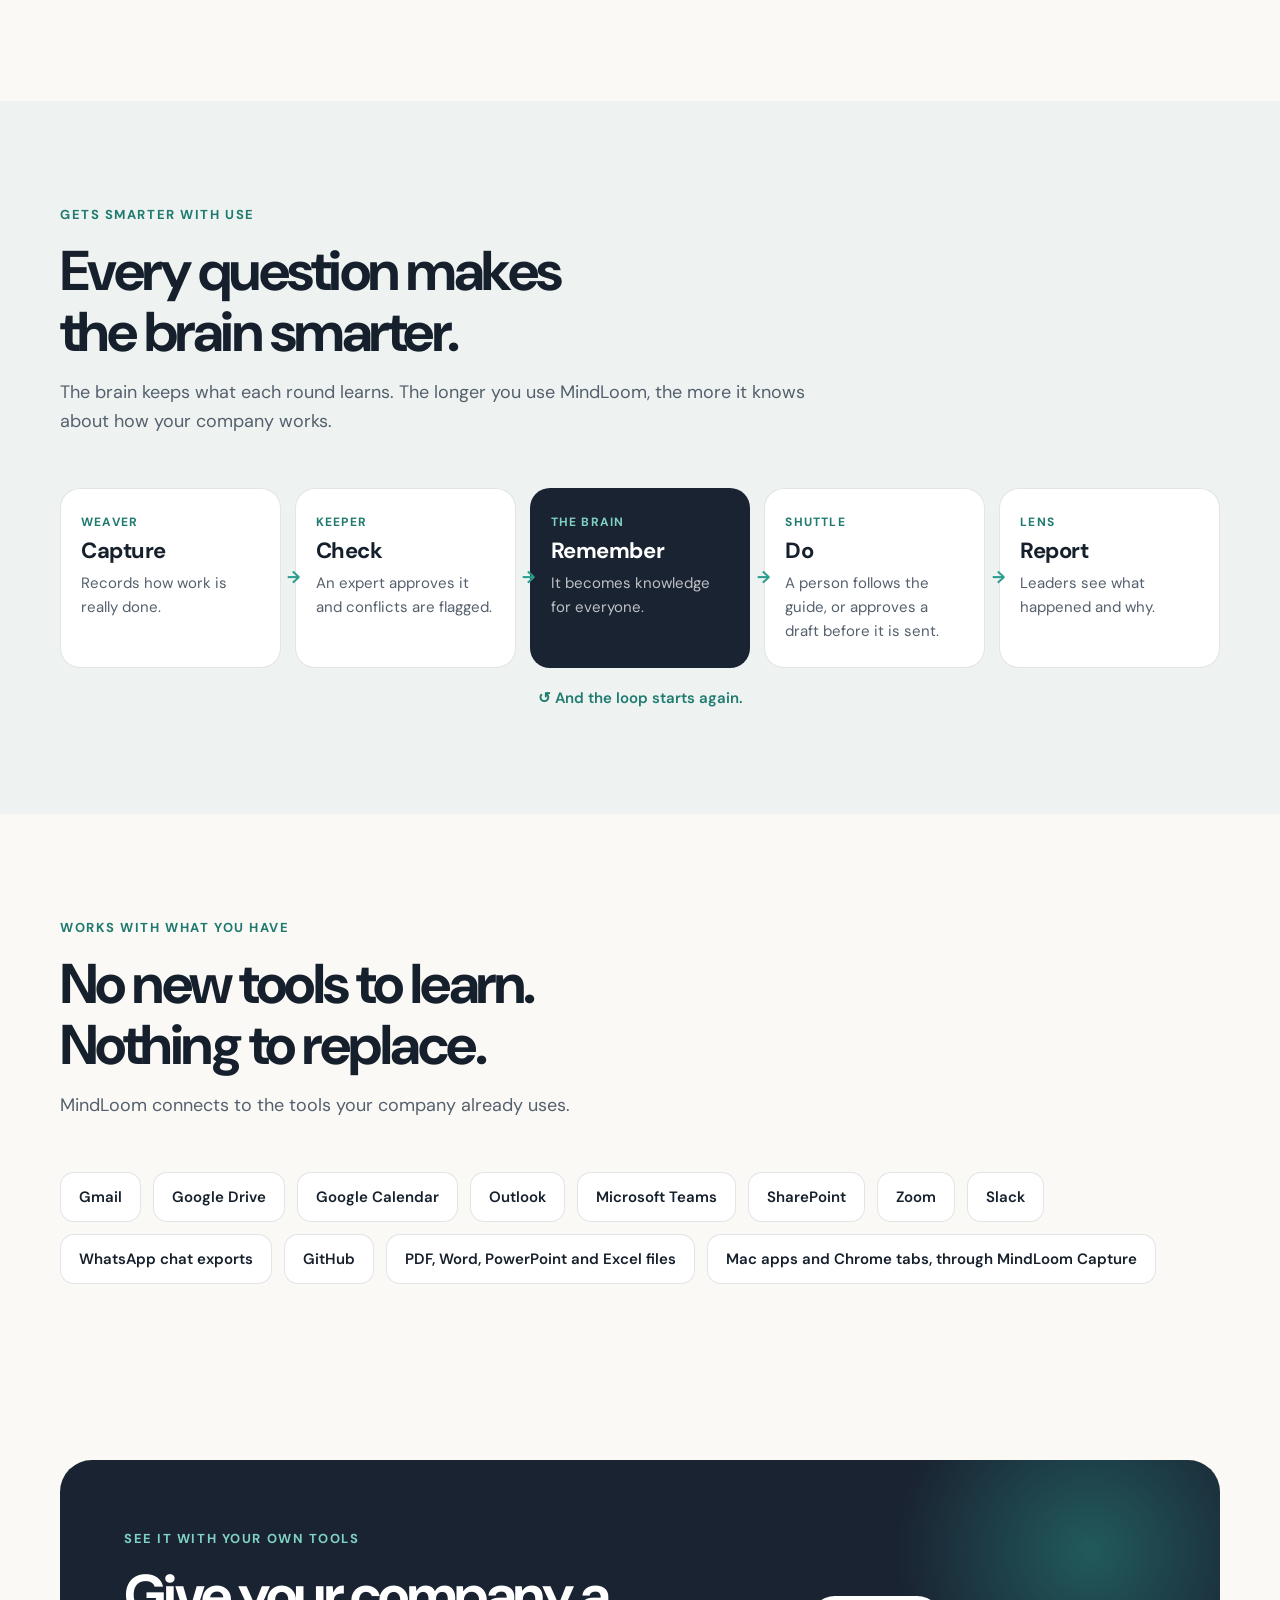
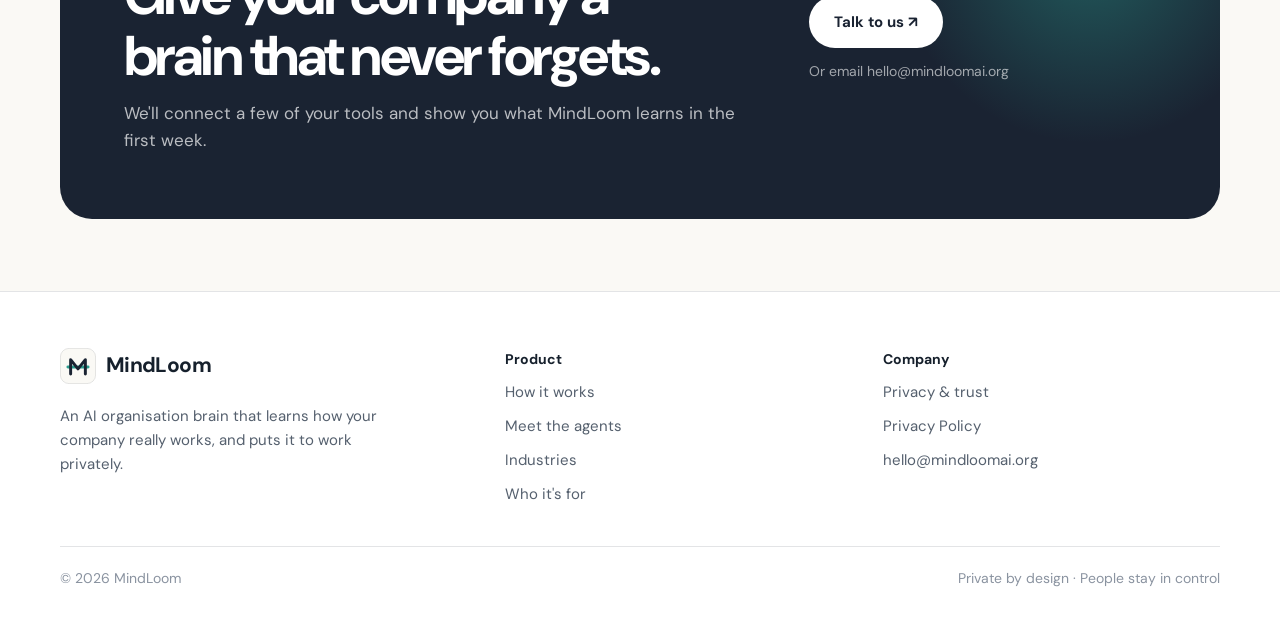
<file: how-it-works.html>
<!doctype html>
<html lang="en">
<head>
  <meta charset="utf-8" />
  <meta name="viewport" content="width=device-width, initial-scale=1" />
  <title>How it works — MindLoom</title>
  <meta name="description" content="How MindLoom works: one company brain, Loombot to talk to, and four AI agents that learn, keep answers accurate, understand what's happening and get work done." />
  <meta name="theme-color" content="#1A2332" />
  <link rel="icon" href="assets/logo.svg" type="image/svg+xml" />
  <link rel="preconnect" href="https://fonts.googleapis.com" />
  <link rel="preconnect" href="https://fonts.gstatic.com" crossorigin />
  <link rel="stylesheet" href="https://fonts.googleapis.com/css2?family=DM+Sans:opsz,wght@9..40,400..700&display=swap" />
  <link rel="stylesheet" href="assets/styles.css" />
</head>
<body>
  <a class="skip-link" href="#main">Skip to content</a>

  <header class="site-header">
    <div class="container nav-wrap">
      <a class="brand" href="index.html" aria-label="MindLoom home"><img class="brand-mark" src="assets/logo.svg" alt="" width="36" height="36" /><span>MindLoom</span></a>
      <nav class="desktop-nav" aria-label="Main">
        <a href="how-it-works.html" aria-current="page">How it works</a>
        <a href="industries.html">Industries</a>
        <a href="who-its-for.html">Who it's for</a>
        <a href="privacy.html">Privacy &amp; trust</a>
        <a class="button button-small button-join" href="https://app.mindloomai.org">Join Now</a>
      </nav>
      <a class="button button-small button-dark desktop-cta" href="#contact">Talk to us</a>
      <button class="menu-button" type="button" aria-label="Open menu" aria-expanded="false" aria-controls="mobile-menu"><span></span><span></span></button>
    </div>
    <nav class="mobile-nav" id="mobile-menu" aria-label="Mobile">
      <a href="how-it-works.html" aria-current="page">How it works</a>
      <a href="industries.html">Industries</a>
      <a href="who-its-for.html">Who it's for</a>
      <a href="privacy.html">Privacy &amp; trust</a>
      <a class="button button-join" href="https://app.mindloomai.org">Join Now</a>
      <a class="button button-dark" href="#contact">Talk to us</a>
    </nav>
  </header>

  <main id="main">
    <section class="hero page-hero">
      <div class="container">
        <div class="hero-copy">
          <span class="eyebrow"><span class="eyebrow-dot"></span>How it works</span>
          <h1>One brain, with four agents to run it.</h1>
          <p class="lead">At the centre of MindLoom is a single company memory: the MindLoom Brain. You talk to it through Loombot. Four AI agents keep it learning, accurate, useful and busy.</p>
        </div>
      </div>
    </section>

    <!-- Overview -->
    <section class="section-tight" id="agents">
      <div class="container">
        <div class="agents-map reveal">
          <div class="loombot-bar"><svg viewBox="0 0 24 24"><path d="M4 4h16v12H8l-4 4z"/></svg><span><b>Loombot:</b> ask the brain anything, on your own or together with your team</span></div>
          <div class="agents-row">
            <div class="agents-col">
              <a class="agent-card" href="#weaver"><span class="verb">Learns</span><h3>Weaver</h3><p>Brings in your tools and learns the know-how nobody wrote down.</p></a>
              <a class="agent-card" href="#keeper"><span class="verb">Stays accurate and private</span><h3>Keeper</h3><p>Keeps every answer sourced, current and visible only to the right people.</p></a>
            </div>
            <div class="brain-disc">
              <svg viewBox="0 0 44 44" aria-hidden="true"><g fill="none" stroke-width="3.6" stroke-linecap="round" stroke-linejoin="round"><path d="M9.7 23.3H34.3" stroke="#FAF9F5" /><path d="M13 31.8V14.3L22 25.6L31 14.3V31.8" stroke="#1A2332" /></g></svg>
              <h3>The MindLoom Brain</h3>
              <p>Your company's memory. It gets smarter with every answer.</p>
            </div>
            <div class="agents-col">
              <a class="agent-card" href="#lens"><span class="verb">Understands</span><h3>Lens</h3><p>Shows what's happening, what's stuck and why.</p></a>
              <a class="agent-card" href="#shuttle"><span class="verb">Gets things done</span><h3>Shuttle</h3><p>Turns what the brain learned into work done, with your approval.</p></a>
            </div>
          </div>
        </div>
      </div>
    </section>

    <!-- Details -->
    <section class="section">
      <div class="container">
        <div class="agent-detail" id="loombot">
          <div class="agent-intro">
            <span class="eyebrow">The one you talk to</span>
            <h2>Loombot</h2>
            <p class="lead">Ask a question in plain language, in a private chat, in a shared workspace, or in Slack. Loombot finds the answer in the brain and shows you where it came from.</p>
          </div>
          <div class="feature-list reveal">
            <div class="feature"><h3>Ask in plain language</h3><span class="pill pill-live">Available now</span><p>No search terms or folders. Ask the way you would ask a colleague.</p></div>
            <div class="feature"><h3>Answers with sources</h3><span class="pill pill-live">Available now</span><p>Every answer links to the documents, emails or conversations it is based on.</p></div>
            <div class="feature"><h3>Workspaces</h3><span class="pill pill-live">Available now</span><p>Mention @Loombot in a shared workspace, including the Everyone workspace, so the whole team sees the same answer. An admin can also connect Slack, where @Loombot answers in the thread.</p></div>
            <div class="feature"><h3>Project briefs</h3><span class="pill pill-live">Available now</span><p>Ask for a project workspace and Loombot drafts the people, past decisions and open questions. It is created only after you confirm.</p></div>
            <div class="feature"><h3>Ask about a file</h3><span class="pill pill-live">Available now</span><p>Attach a PDF or text file to the chat and ask about it there, without adding it to the company brain. Other documents are uploaded from Import.</p></div>
          </div>
        </div>

        <div class="agent-detail" id="weaver">
          <div class="agent-intro">
            <span class="eyebrow">Agent 1 · Learns</span>
            <h2>Weaver</h2>
            <p class="lead">Brings in what's written down, and learns what isn't.</p>
            <p class="solves"><b>Solves:</b> knowledge scattered across tools, know-how that was never written down, no time to document, experience leaving with people.</p>
          </div>
          <div class="feature-list reveal">
            <div class="feature"><h3>Connects to your tools</h3><span class="pill pill-live">Available now</span><p>Gmail, Google Drive and Calendar, Outlook, Teams, SharePoint, Zoom, Slack, GitHub and the staff directory. Each person chooses what to include. An admin connects Slack for the organisation.</p></div>
            <div class="feature"><h3>MindLoom Capture</h3><span class="pill pill-live">Available now</span><p>A Mac app and a Chrome extension. On a Mac you allowlist the apps, and only a task summary is uploaded, not screenshots or what you type. In Chrome, screenshots stay on the device until you approve them.</p></div>
            <div class="feature"><h3>Asks the expert for you</h3><span class="pill pill-live">Available now</span><p>When the brain doesn't know, it finds the right colleague and sends the question by Gmail, Outlook or Teams. Nothing goes out until you confirm.</p></div>
            <div class="feature"><h3>Answer once, in any format</h3><span class="pill pill-live">Available now</span><p>Experts can reply by text, voice note, photo or short video. Once they approve it, everyone after them gets the answer instantly.</p></div>
          </div>
        </div>

        <div class="agent-detail" id="keeper">
          <div class="agent-intro">
            <span class="eyebrow">Agent 2 · Stays accurate and private</span>
            <h2>Keeper</h2>
            <p class="lead">Makes every answer something you can trust.</p>
            <p class="solves"><b>Solves:</b> information you can't trust, knowledge nobody owns, decisions without their reasons.</p>
          </div>
          <div class="feature-list reveal">
            <div class="feature"><h3>Only what you're allowed to see</h3><span class="pill pill-live">Available now</span><p>People see only what they can already see in the original tools. Each company's information is kept completely separate.</p></div>
            <div class="feature"><h3>Shows its sources</h3><span class="pill pill-live">Available now</span><p>Every answer shows where it came from and how recent it is, favouring newer and more trusted sources.</p></div>
            <div class="feature"><h3>Flags conflicts</h3><span class="pill pill-live">Available now</span><p>When two sources disagree, the conflict is flagged for a person to review instead of being quietly mixed together.</p></div>
            <div class="feature"><h3>Owners and review dates</h3><span class="pill pill-live">Available now</span><p>Knowledge gets an owner and a date to check it again. Admins can correct or retire any answer.</p></div>
          </div>
        </div>

        <div class="agent-detail" id="lens">
          <div class="agent-intro">
            <span class="eyebrow">Agent 3 · Understands</span>
            <h2>Lens</h2>
            <p class="lead">Turns company knowledge into a clear picture of what's going on.</p>
            <p class="solves"><b>Solves:</b> late, filtered updates for leaders, hidden experts, follow-ups that slip through.</p>
          </div>
          <div class="feature-list reveal">
            <div class="feature"><h3>Status at a glance</h3><span class="pill pill-live">Available now</span><p>Open projects, issues and to-dos gathered from connected sources, each linked to the evidence behind it.</p></div>
            <div class="feature"><h3>Who knows what</h3><span class="pill pill-live">Available now</span><p>A map of people, projects and decisions, including the reasons behind them.</p></div>
            <div class="feature"><h3>Dashboards for your industry</h3><span class="pill pill-soon">Coming soon</span><p>Ready-made views and measures designed for the way your sector works.</p></div>
            <div class="feature"><h3>Why is it late?</h3><span class="pill pill-soon">Coming soon</span><p>Links each delay to the decision, dependency and person behind it.</p></div>
          </div>
        </div>

        <div class="agent-detail" id="shuttle">
          <div class="agent-intro">
            <span class="eyebrow">Agent 4 · Gets things done</span>
            <h2>Shuttle</h2>
            <p class="lead">Turns knowing into doing, with a person approving each step.</p>
            <p class="solves"><b>Solves:</b> routine work done by hand, repeated work, experts as bottlenecks.</p>
          </div>
          <div class="feature-list reveal">
            <div class="feature"><h3>Drafts messages for you</h3><span class="pill pill-live">Available now</span><p>Writes the message to the right expert. Nothing is sent until you confirm.</p></div>
            <div class="feature"><h3>Code changes for engineers</h3><span class="pill pill-live">Available now</span><p>For software teams: turns a plain-language request into a proposed code change for an engineer to review.</p></div>
            <div class="feature"><h3>Walks you through the work</h3><span class="pill pill-live">Available now</span><p>An approved Skill File plays back on the Mac as a step-by-step guide. It moves on when you do the step. It does not click for you.</p></div>
            <div class="feature"><h3>Does the steps itself</h3><span class="pill pill-soon">Coming soon</span><p>Repeating a learned task without someone at the keyboard, still stopping to ask before an important step.</p></div>
          </div>
        </div>
      </div>
    </section>

    <!-- Capture -->
    <section class="section bg-white">
      <div class="container">
        <div class="section-head center">
          <span class="eyebrow">MindLoom Capture</span>
          <h2>Know-how that was never written down, captured without the paperwork.</h2>
          <p>People choose which Mac apps or Chrome tabs to include. MindLoom drafts the steps and the judgement behind them, and an expert approves the result before anyone else can follow it.</p>
        </div>
        <div class="capture reveal">
          <div><b>1. Choose what to share</b><span>On a Mac, allowlist the apps. In Chrome, capture is the active tab, and you approve each screenshot.</span></div>
          <div><b>2. Map the steps</b><span>MindLoom drafts a Skill File: the steps, tools and hand-offs.</span></div>
          <div><b>3. Learn the exceptions</b><span>It notes warnings, judgement calls and questions to ask the expert.</span></div>
          <div><b>4. Expert approves</b><span>Once approved, people who are allowed to see it can follow it as a Mac guide.</span></div>
        </div>
        <p style="text-align:center"><span class="note"><b>Private by default:</b> the Mac app uploads a task summary only when you end a session you started. Screenshots upload only after you approve them. Raw Mac events stay on the Mac.</span></p>
      </div>
    </section>

    <!-- Question flow -->
    <section class="section">
      <div class="container">
        <div class="section-head">
          <span class="eyebrow">An example</span>
          <h2>How one question flows.</h2>
        </div>
        <div class="flow reveal">
          <div class="flow-step"><span class="num">1</span><h3>Someone asks Loombot</h3><p>In Ask, a workspace, or Slack, in plain language.</p></div>
          <div class="flow-step"><span class="num">2</span><h3>The brain answers</h3><p>With sources. If it isn't sure, Weaver asks the colleague who knows.</p></div>
          <div class="flow-step"><span class="num">3</span><h3>The expert answers once</h3><p>They approve it, and Keeper files it with an owner.</p></div>
          <div class="flow-step dark"><span class="num">4</span><h3>Everyone after gets it</h3><p>Instantly, even after the expert has left.</p></div>
        </div>
      </div>
    </section>

    <!-- Loop -->
    <section class="section bg-mist">
      <div class="container">
        <div class="section-head">
          <span class="eyebrow">Gets smarter with use</span>
          <h2>Every question makes the brain smarter.</h2>
          <p>The brain keeps what each round learns. The longer you use MindLoom, the more it knows about how your company works.</p>
        </div>
        <div class="loop reveal">
          <div class="loop-step"><span class="who">Weaver</span><h3>Capture</h3><p>Records how work is really done.</p></div>
          <div class="loop-step"><span class="who">Keeper</span><h3>Check</h3><p>An expert approves it and conflicts are flagged.</p></div>
          <div class="loop-step brain"><span class="who">The Brain</span><h3>Remember</h3><p>It becomes knowledge for everyone.</p></div>
          <div class="loop-step"><span class="who">Shuttle</span><h3>Do</h3><p>A person follows the guide, or approves a draft before it is sent.</p></div>
          <div class="loop-step"><span class="who">Lens</span><h3>Report</h3><p>Leaders see what happened and why.</p></div>
        </div>
        <p class="loop-return">↺ And the loop starts again.</p>
      </div>
    </section>

    <!-- Tools -->
    <section class="section">
      <div class="container">
        <div class="section-head">
          <span class="eyebrow">Works with what you have</span>
          <h2>No new tools to learn. Nothing to replace.</h2>
          <p>MindLoom connects to the tools your company already uses.</p>
        </div>
        <div class="tool-chips reveal">
          <span>Gmail</span><span>Google Drive</span><span>Google Calendar</span><span>Outlook</span><span>Microsoft Teams</span><span>SharePoint</span><span>Zoom</span><span>Slack</span><span>WhatsApp chat exports</span><span>GitHub</span><span>PDF, Word, PowerPoint and Excel files</span><span>Mac apps and Chrome tabs, through MindLoom Capture</span>
        </div>
      </div>
    </section>

    <!-- CTA -->
    <section class="section-tight" id="contact">
      <div class="container">
        <div class="cta reveal">
          <div class="on-dark">
            <span class="eyebrow">See it with your own tools</span>
            <h2>Give your company a brain that never forgets.</h2>
            <p>We'll connect a few of your tools and show you what MindLoom learns in the first week.</p>
          </div>
          <div class="cta-side">
            <a class="button button-light" href="mailto:hello@mindloomai.org?subject=MindLoom%20demo">Talk to us ↗</a>
            <small>Or email hello@mindloomai.org</small>
          </div>
        </div>
      </div>
    </section>
  </main>

  <footer class="site-footer">
    <div class="container">
      <div class="footer-grid">
        <div><a class="brand" href="index.html"><img class="brand-mark" src="assets/logo.svg" alt="" width="36" height="36" /><span>MindLoom</span></a><p>An AI organisation brain that learns how your company really works, and puts it to work privately.</p></div>
        <div class="footer-links"><b>Product</b><a href="how-it-works.html">How it works</a><a href="how-it-works.html#agents">Meet the agents</a><a href="industries.html">Industries</a><a href="who-its-for.html">Who it's for</a></div>
        <div class="footer-links"><b>Company</b><a href="privacy.html">Privacy &amp; trust</a><a href="privacy-policy.html">Privacy Policy</a><a href="mailto:hello@mindloomai.org">hello@mindloomai.org</a></div>
      </div>
      <div class="footer-meta"><span>© <span data-year></span> MindLoom</span><span>Private by design · People stay in control</span></div>
    </div>
  </footer>

  <script src="assets/site.js"></script>
</body>
</html>
</file>
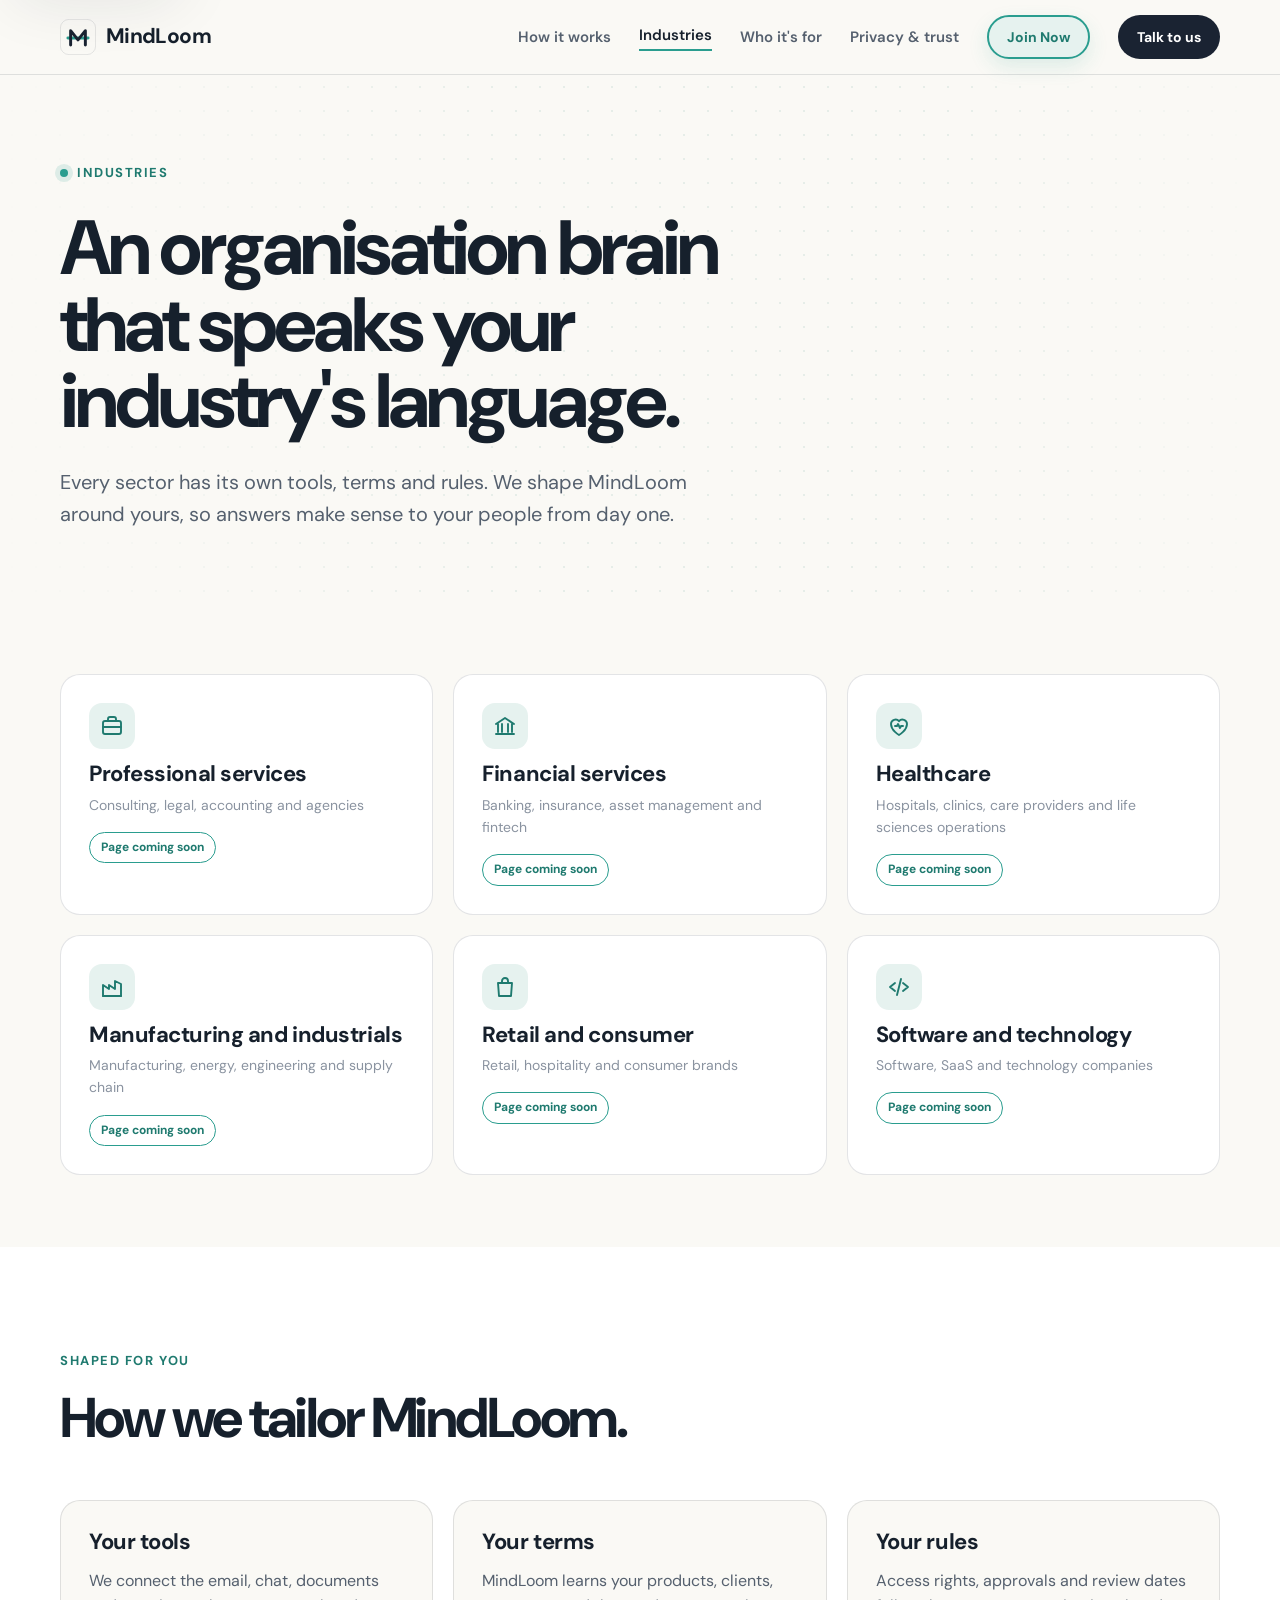
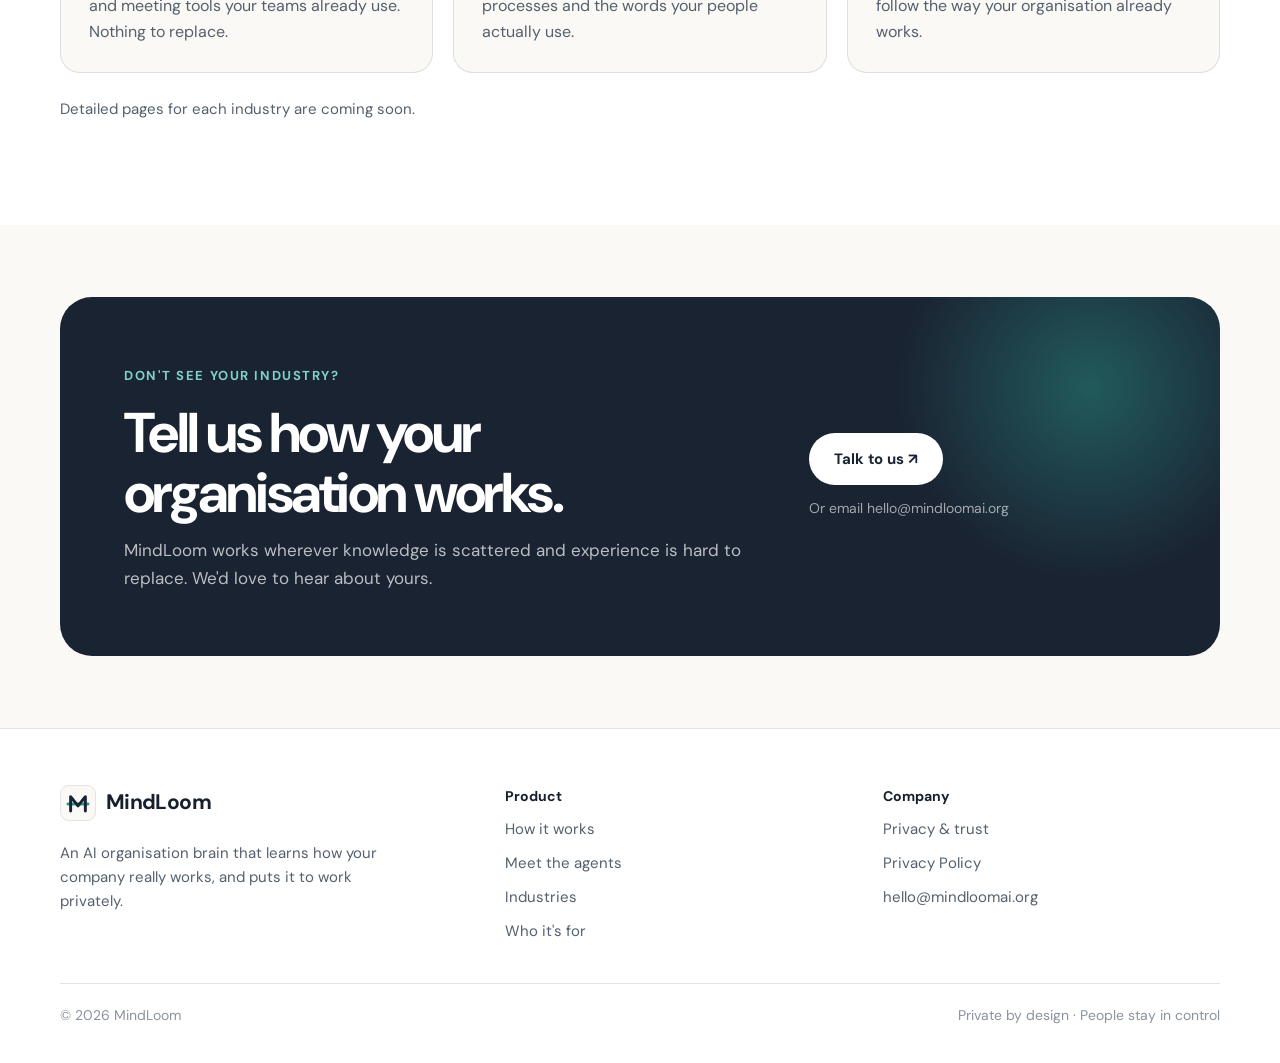
<file: industries.html>
<!doctype html>
<html lang="en">
<head>
  <meta charset="utf-8" />
  <meta name="viewport" content="width=device-width, initial-scale=1" />
  <title>Industries — MindLoom</title>
  <meta name="description" content="MindLoom for professional services, financial services, healthcare, manufacturing, retail and technology." />
  <meta name="theme-color" content="#1A2332" />
  <link rel="icon" href="assets/logo.svg" type="image/svg+xml" />
  <link rel="preconnect" href="https://fonts.googleapis.com" />
  <link rel="preconnect" href="https://fonts.gstatic.com" crossorigin />
  <link rel="stylesheet" href="https://fonts.googleapis.com/css2?family=DM+Sans:opsz,wght@9..40,400..700&display=swap" />
  <link rel="stylesheet" href="assets/styles.css" />
</head>
<body>
  <a class="skip-link" href="#main">Skip to content</a>

  <header class="site-header">
    <div class="container nav-wrap">
      <a class="brand" href="index.html" aria-label="MindLoom home"><img class="brand-mark" src="assets/logo.svg" alt="" width="36" height="36" /><span>MindLoom</span></a>
      <nav class="desktop-nav" aria-label="Main">
        <a href="how-it-works.html">How it works</a>
        <a href="industries.html" aria-current="page">Industries</a>
        <a href="who-its-for.html">Who it's for</a>
        <a href="privacy.html">Privacy &amp; trust</a>
        <a class="button button-small button-join" href="https://app.mindloomai.org">Join Now</a>
      </nav>
      <a class="button button-small button-dark desktop-cta" href="#contact">Talk to us</a>
      <button class="menu-button" type="button" aria-label="Open menu" aria-expanded="false" aria-controls="mobile-menu"><span></span><span></span></button>
    </div>
    <nav class="mobile-nav" id="mobile-menu" aria-label="Mobile">
      <a href="how-it-works.html">How it works</a>
        <a href="industries.html" aria-current="page">Industries</a>
        <a href="who-its-for.html">Who it's for</a>
        <a href="privacy.html">Privacy &amp; trust</a>
      <a class="button button-join" href="https://app.mindloomai.org">Join Now</a>
      <a class="button button-dark" href="#contact">Talk to us</a>
    </nav>
  </header>

  <main id="main">
    <section class="hero page-hero">
      <div class="container">
        <div class="hero-copy">
          <span class="eyebrow"><span class="eyebrow-dot"></span>Industries</span>
          <h1>An organisation brain that speaks your industry's language.</h1>
          <p class="lead">Every sector has its own tools, terms and rules. We shape MindLoom around yours, so answers make sense to your people from day one.</p>
        </div>
      </div>
    </section>

    <section class="section-tight">
      <div class="container">
        <div class="grid-3 reveal">
          <div class="card industry-card"><span class="card-icon"><svg viewBox="0 0 24 24"><rect x="3" y="7" width="18" height="13" rx="2"/><path d="M8 7V5a2 2 0 0 1 2-2h4a2 2 0 0 1 2 2v2M3 13h18"/></svg></span><h3>Professional services</h3><p class="industry-who">Consulting, legal, accounting and agencies</p><span class="pill pill-soon">Page coming soon</span></div>
          <div class="card industry-card"><span class="card-icon"><svg viewBox="0 0 24 24"><path d="M3 10 12 4l9 6"/><path d="M5 10v8M9 10v8M15 10v8M19 10v8M3 20h18"/></svg></span><h3>Financial services</h3><p class="industry-who">Banking, insurance, asset management and fintech</p><span class="pill pill-soon">Page coming soon</span></div>
          <div class="card industry-card"><span class="card-icon"><svg viewBox="0 0 24 24"><path d="M12 21s-8-4.5-8-11a4.5 4.5 0 0 1 8-2.8A4.5 4.5 0 0 1 20 10c0 6.5-8 11-8 11z"/><path d="M8 12h2l1-2 2 4 1-2h2"/></svg></span><h3>Healthcare</h3><p class="industry-who">Hospitals, clinics, care providers and life sciences operations</p><span class="pill pill-soon">Page coming soon</span></div>
          <div class="card industry-card"><span class="card-icon"><svg viewBox="0 0 24 24"><path d="M3 21V10l6 4V10l6 4V6l6 3v12z"/><path d="M3 21h18"/></svg></span><h3>Manufacturing and industrials</h3><p class="industry-who">Manufacturing, energy, engineering and supply chain</p><span class="pill pill-soon">Page coming soon</span></div>
          <div class="card industry-card"><span class="card-icon"><svg viewBox="0 0 24 24"><path d="M5 8h14l-1 13H6z"/><path d="M9 8V6a3 3 0 0 1 6 0v2"/></svg></span><h3>Retail and consumer</h3><p class="industry-who">Retail, hospitality and consumer brands</p><span class="pill pill-soon">Page coming soon</span></div>
          <div class="card industry-card"><span class="card-icon"><svg viewBox="0 0 24 24"><path d="m8 8-5 4 5 4M16 8l5 4-5 4M14 4l-4 16"/></svg></span><h3>Software and technology</h3><p class="industry-who">Software, SaaS and technology companies</p><span class="pill pill-soon">Page coming soon</span></div>
        </div>
      </div>
    </section>

    <section class="section bg-white">
      <div class="container">
        <div class="section-head">
          <span class="eyebrow">Shaped for you</span>
          <h2>How we tailor MindLoom.</h2>
        </div>
        <div class="grid-3 reveal">
          <div class="card"><h3>Your tools</h3><p>We connect the email, chat, documents and meeting tools your teams already use. Nothing to replace.</p></div>
          <div class="card"><h3>Your terms</h3><p>MindLoom learns your products, clients, processes and the words your people actually use.</p></div>
          <div class="card"><h3>Your rules</h3><p>Access rights, approvals and review dates follow the way your organisation already works.</p></div>
        </div>
        <p class="small-note">Detailed pages for each industry are coming soon.</p>
      </div>
    </section>

    <section class="section-tight" id="contact">
      <div class="container">
        <div class="cta reveal">
          <div class="on-dark">
            <span class="eyebrow">Don't see your industry?</span>
            <h2>Tell us how your organisation works.</h2>
            <p>MindLoom works wherever knowledge is scattered and experience is hard to replace. We'd love to hear about yours.</p>
          </div>
          <div class="cta-side">
            <a class="button button-light" href="mailto:hello@mindloomai.org?subject=MindLoom%20for%20my%20industry">Talk to us ↗</a>
            <small>Or email hello@mindloomai.org</small>
          </div>
        </div>
      </div>
    </section>
  </main>

  <footer class="site-footer">
    <div class="container">
      <div class="footer-grid">
        <div><a class="brand" href="index.html"><img class="brand-mark" src="assets/logo.svg" alt="" width="36" height="36" /><span>MindLoom</span></a><p>An AI organisation brain that learns how your company really works, and puts it to work privately.</p></div>
        <div class="footer-links"><b>Product</b><a href="how-it-works.html">How it works</a><a href="how-it-works.html#agents">Meet the agents</a><a href="industries.html">Industries</a><a href="who-its-for.html">Who it's for</a></div>
        <div class="footer-links"><b>Company</b><a href="privacy.html">Privacy &amp; trust</a><a href="privacy-policy.html">Privacy Policy</a><a href="mailto:hello@mindloomai.org">hello@mindloomai.org</a></div>
      </div>
      <div class="footer-meta"><span>© <span data-year></span> MindLoom</span><span>Private by design · People stay in control</span></div>
    </div>
  </footer>

  <script src="assets/site.js"></script>
</body>
</html>
</file>
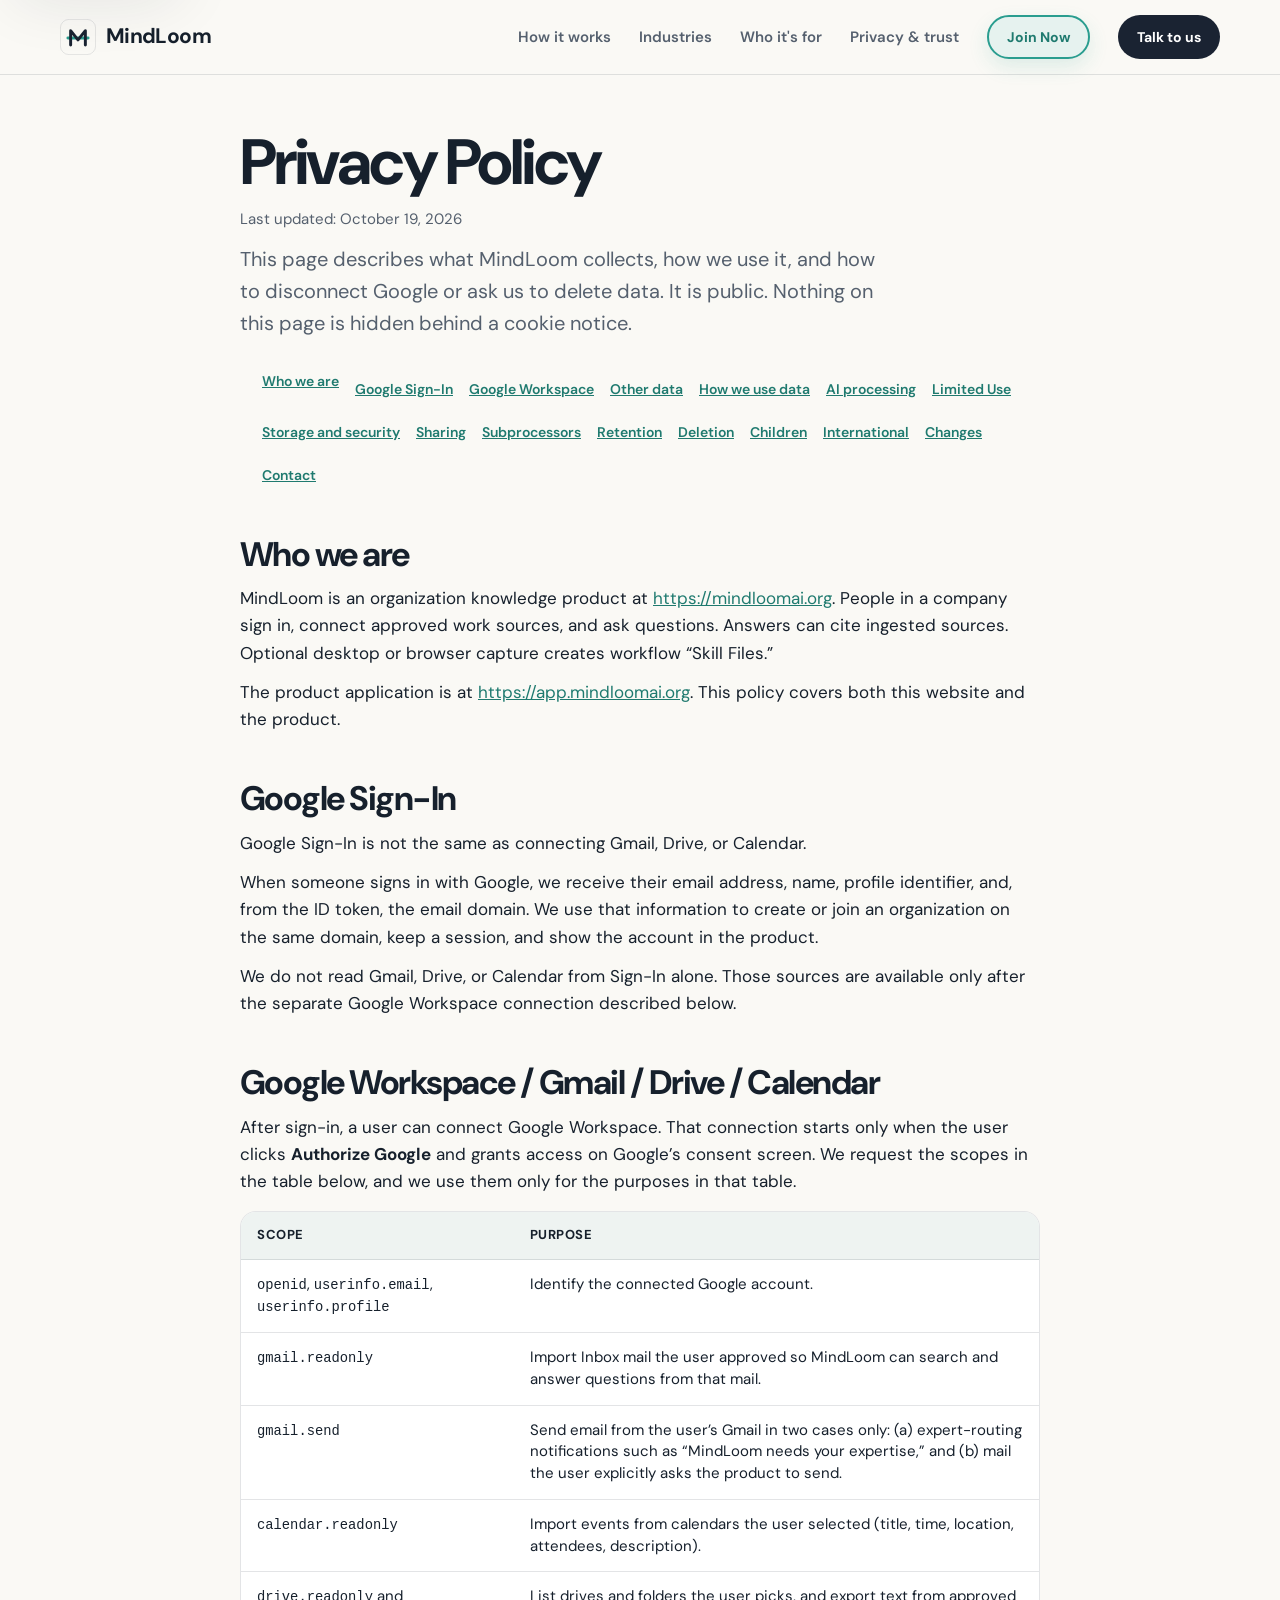
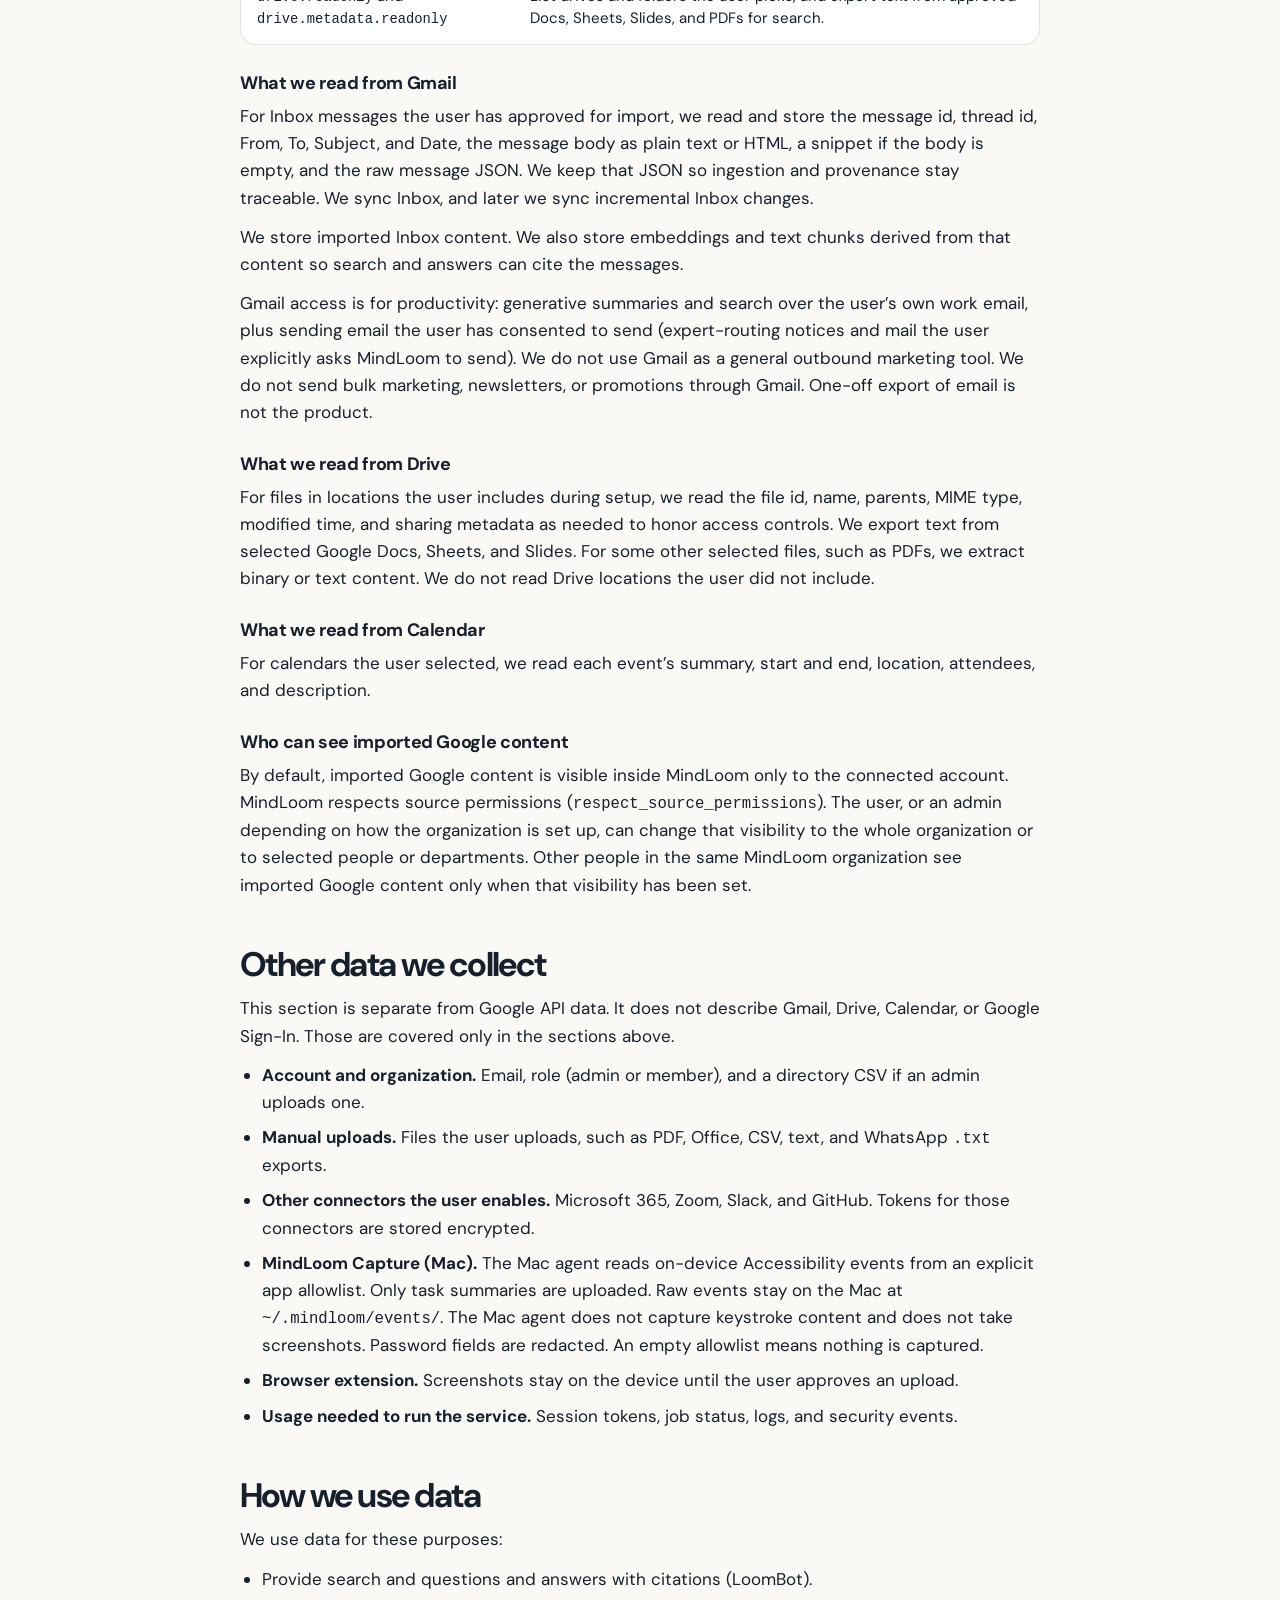
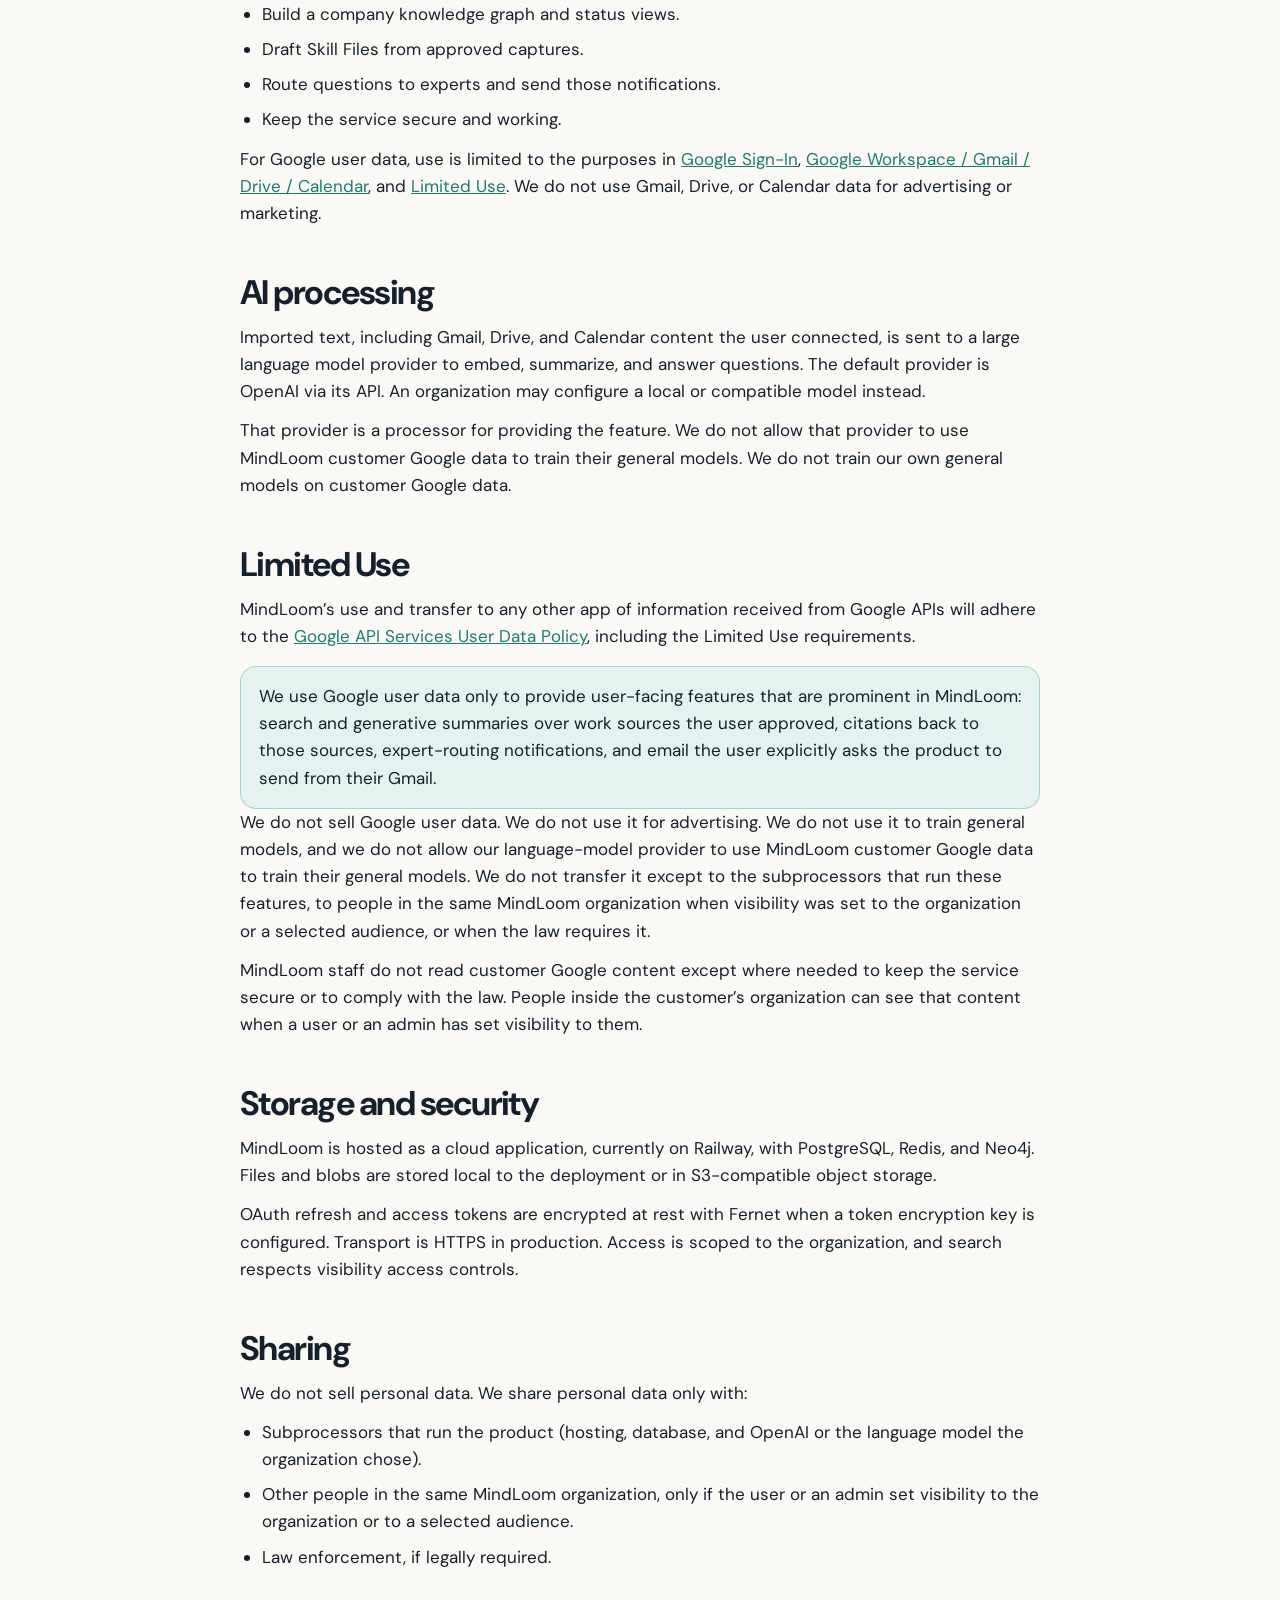
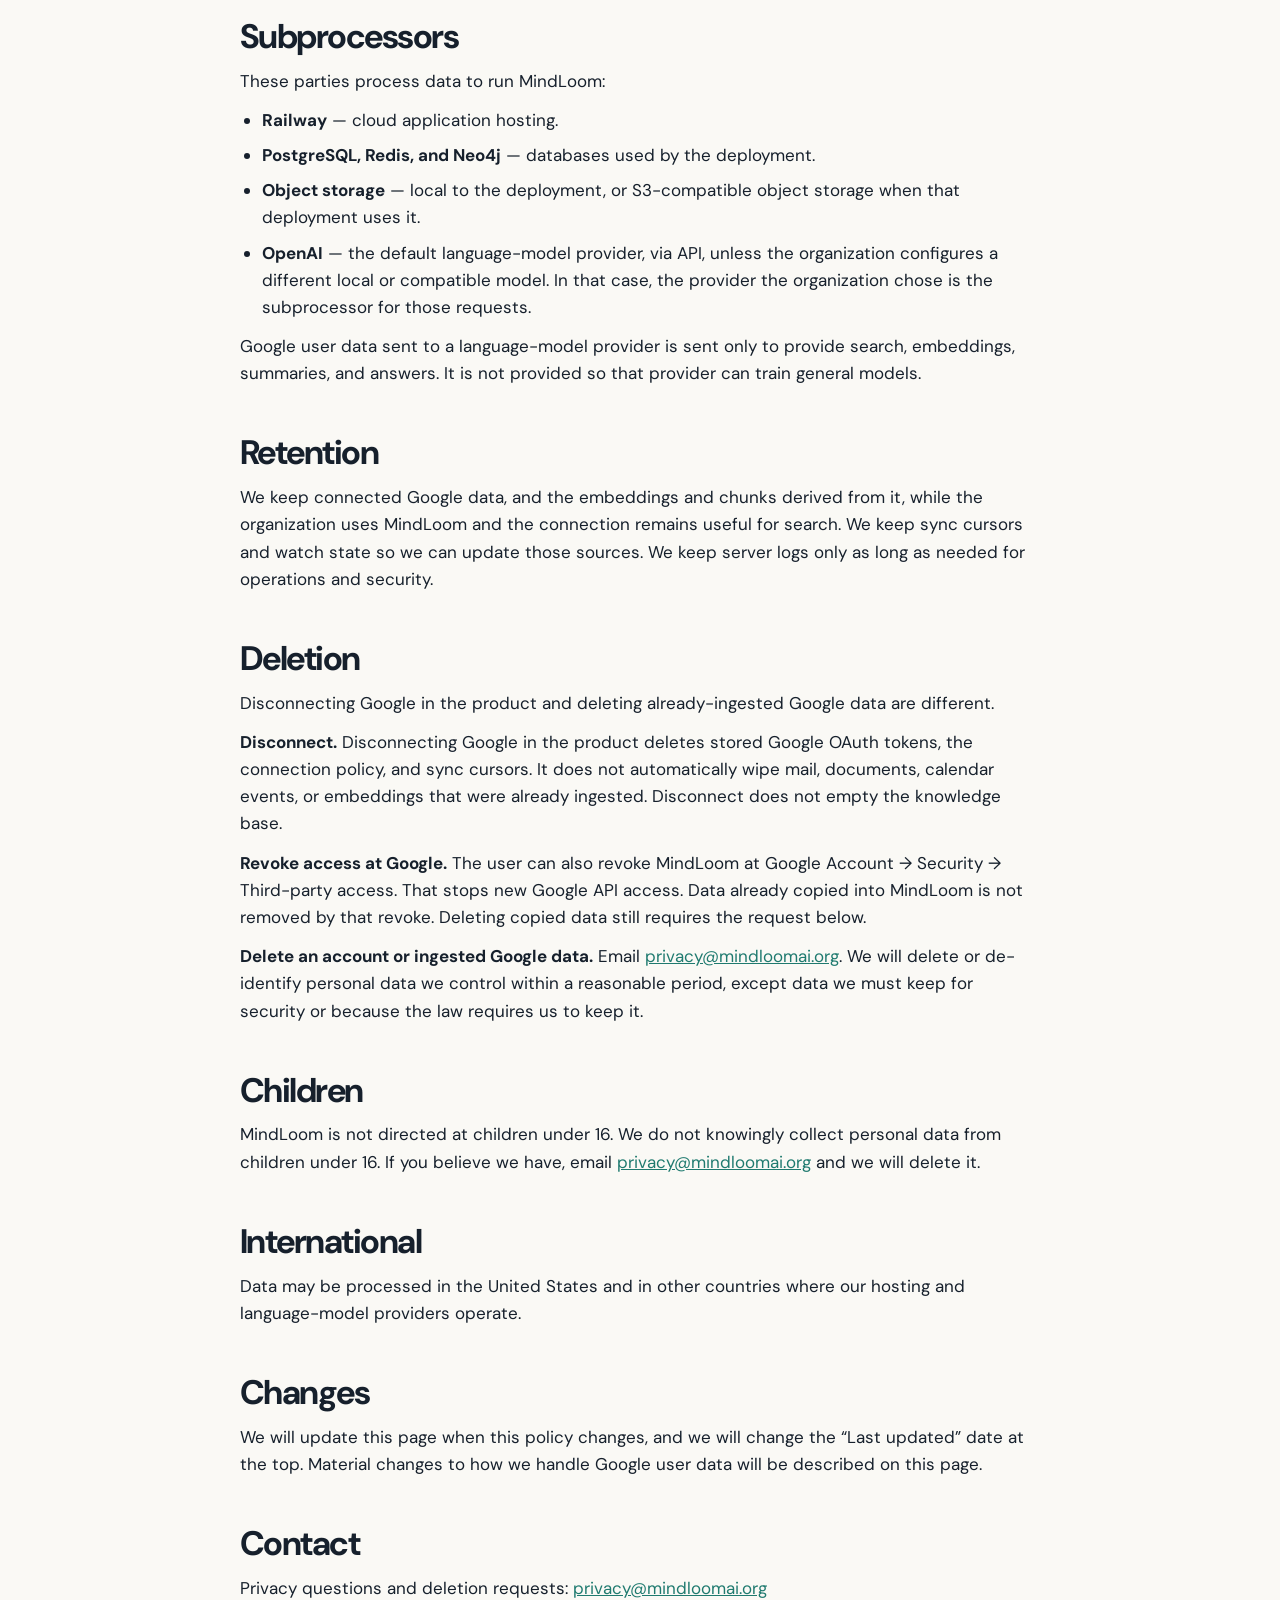
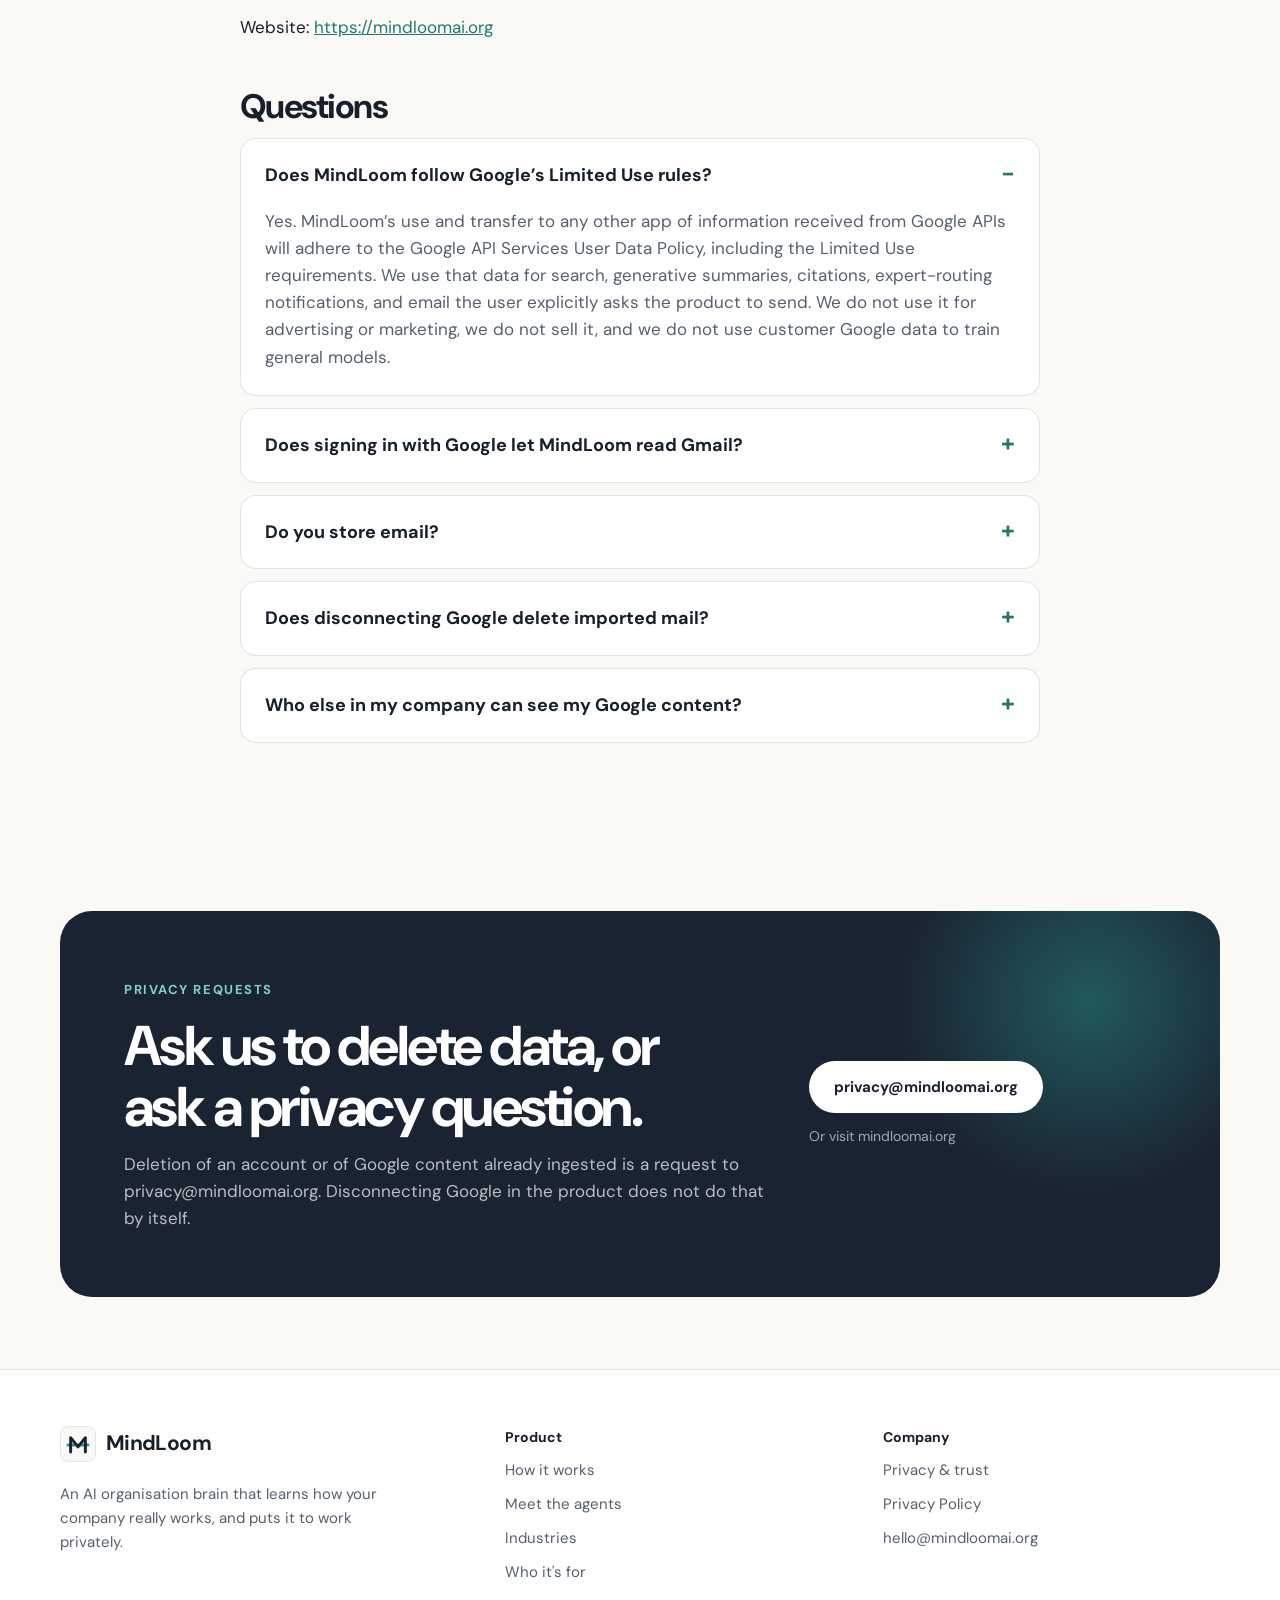
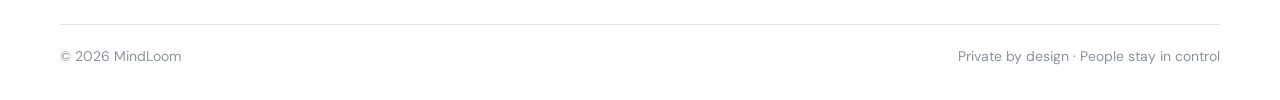
<file: privacy-policy.html>
<!doctype html>
<html lang="en">
<head>
  <meta charset="utf-8" />
  <meta name="viewport" content="width=device-width, initial-scale=1" />
  <title>Privacy Policy — MindLoom</title>
  <meta name="description" content="MindLoom privacy policy: what we collect from Google Sign-In and Google Workspace, how Gmail, Drive, and Calendar data is used, stored, and deleted, and how to contact us." />
  <meta name="robots" content="index, follow" />
  <link rel="canonical" href="https://mindloomai.org/privacy-policy.html" />
  <meta name="theme-color" content="#1A2332" />
  <link rel="icon" href="assets/logo.svg" type="image/svg+xml" />
  <link rel="preconnect" href="https://fonts.googleapis.com" />
  <link rel="preconnect" href="https://fonts.gstatic.com" crossorigin />
  <link rel="stylesheet" href="https://fonts.googleapis.com/css2?family=DM+Sans:opsz,wght@9..40,400..700&display=swap" />
  <link rel="stylesheet" href="assets/styles.css" />
</head>
<body>
  <a class="skip-link" href="#main">Skip to content</a>

  <header class="site-header">
    <div class="container nav-wrap">
      <a class="brand" href="index.html" aria-label="MindLoom home"><img class="brand-mark" src="assets/logo.svg" alt="" width="36" height="36" /><span>MindLoom</span></a>
      <nav class="desktop-nav" aria-label="Main">
        <a href="how-it-works.html">How it works</a>
        <a href="industries.html">Industries</a>
        <a href="who-its-for.html">Who it's for</a>
        <a href="privacy.html">Privacy &amp; trust</a>
        <a class="button button-small button-join" href="https://app.mindloomai.org">Join Now</a>
      </nav>
      <a class="button button-small button-dark desktop-cta" href="#contact">Talk to us</a>
      <button class="menu-button" type="button" aria-label="Open menu" aria-expanded="false" aria-controls="mobile-menu"><span></span><span></span></button>
    </div>
    <nav class="mobile-nav" id="mobile-menu" aria-label="Mobile">
      <a href="how-it-works.html">How it works</a>
      <a href="industries.html">Industries</a>
      <a href="who-its-for.html">Who it's for</a>
      <a href="privacy.html">Privacy &amp; trust</a>
      <a class="button button-join" href="https://app.mindloomai.org">Join Now</a>
      <a class="button button-dark" href="#contact">Talk to us</a>
    </nav>
  </header>

  <main id="main">
    <article class="policy">
      <div class="container policy-doc">
        <h1>Privacy Policy</h1>
        <p class="policy-updated">Last updated: October 19, 2026</p>
        <p class="lead">This page describes what MindLoom collects, how we use it, and how to disconnect Google or ask us to delete data. It is public. Nothing on this page is hidden behind a cookie notice.</p>
        <ul class="policy-toc">
          <li><a href="#who-we-are">Who we are</a></li>
          <li><a href="#google-sign-in">Google Sign-In</a></li>
          <li><a href="#google-workspace">Google Workspace</a></li>
          <li><a href="#other-data">Other data</a></li>
          <li><a href="#how-we-use-data">How we use data</a></li>
          <li><a href="#ai-processing">AI processing</a></li>
          <li><a href="#limited-use">Limited Use</a></li>
          <li><a href="#storage-and-security">Storage and security</a></li>
          <li><a href="#sharing">Sharing</a></li>
          <li><a href="#subprocessors">Subprocessors</a></li>
          <li><a href="#retention">Retention</a></li>
          <li><a href="#deletion">Deletion</a></li>
          <li><a href="#children">Children</a></li>
          <li><a href="#international">International</a></li>
          <li><a href="#changes">Changes</a></li>
          <li><a href="#contact">Contact</a></li>
        </ul>

        <h2 id="who-we-are">Who we are</h2>
        <p>MindLoom is an organization knowledge product at <a href="https://mindloomai.org">https://mindloomai.org</a>. People in a company sign in, connect approved work sources, and ask questions. Answers can cite ingested sources. Optional desktop or browser capture creates workflow “Skill Files.”</p>
        <p>The product application is at <a href="https://app.mindloomai.org">https://app.mindloomai.org</a>. This policy covers both this website and the product.</p>

        <h2 id="google-sign-in">Google Sign-In</h2>
        <p>Google Sign-In is not the same as connecting Gmail, Drive, or Calendar.</p>
        <p>When someone signs in with Google, we receive their email address, name, profile identifier, and, from the ID token, the email domain. We use that information to create or join an organization on the same domain, keep a session, and show the account in the product.</p>
        <p>We do not read Gmail, Drive, or Calendar from Sign-In alone. Those sources are available only after the separate Google Workspace connection described below.</p>

        <h2 id="google-workspace">Google Workspace / Gmail / Drive / Calendar</h2>
        <p>After sign-in, a user can connect Google Workspace. That connection starts only when the user clicks <strong>Authorize Google</strong> and grants access on Google’s consent screen. We request the scopes in the table below, and we use them only for the purposes in that table.</p>
        <div class="policy-table-wrap">
          <table>
            <caption class="visually-hidden">Google scopes MindLoom requests and why</caption>
            <thead>
              <tr>
                <th scope="col">Scope</th>
                <th scope="col">Purpose</th>
              </tr>
            </thead>
            <tbody>
              <tr>
                <td><code>openid</code>, <code>userinfo.email</code>, <code>userinfo.profile</code></td>
                <td>Identify the connected Google account.</td>
              </tr>
              <tr>
                <td><code>gmail.readonly</code></td>
                <td>Import Inbox mail the user approved so MindLoom can search and answer questions from that mail.</td>
              </tr>
              <tr>
                <td><code>gmail.send</code></td>
                <td>Send email from the user’s Gmail in two cases only: (a) expert-routing notifications such as “MindLoom needs your expertise,” and (b) mail the user explicitly asks the product to send.</td>
              </tr>
              <tr>
                <td><code>calendar.readonly</code></td>
                <td>Import events from calendars the user selected (title, time, location, attendees, description).</td>
              </tr>
              <tr>
                <td><code>drive.readonly</code> and <code>drive.metadata.readonly</code></td>
                <td>List drives and folders the user picks, and export text from approved Docs, Sheets, Slides, and PDFs for search.</td>
              </tr>
            </tbody>
          </table>
        </div>

        <h3>What we read from Gmail</h3>
        <p>For Inbox messages the user has approved for import, we read and store the message id, thread id, From, To, Subject, and Date, the message body as plain text or HTML, a snippet if the body is empty, and the raw message JSON. We keep that JSON so ingestion and provenance stay traceable. We sync Inbox, and later we sync incremental Inbox changes.</p>
        <p>We store imported Inbox content. We also store embeddings and text chunks derived from that content so search and answers can cite the messages.</p>
        <p>Gmail access is for productivity: generative summaries and search over the user’s own work email, plus sending email the user has consented to send (expert-routing notices and mail the user explicitly asks MindLoom to send). We do not use Gmail as a general outbound marketing tool. We do not send bulk marketing, newsletters, or promotions through Gmail. One-off export of email is not the product.</p>

        <h3>What we read from Drive</h3>
        <p>For files in locations the user includes during setup, we read the file id, name, parents, MIME type, modified time, and sharing metadata as needed to honor access controls. We export text from selected Google Docs, Sheets, and Slides. For some other selected files, such as PDFs, we extract binary or text content. We do not read Drive locations the user did not include.</p>

        <h3>What we read from Calendar</h3>
        <p>For calendars the user selected, we read each event’s summary, start and end, location, attendees, and description.</p>

        <h3>Who can see imported Google content</h3>
        <p>By default, imported Google content is visible inside MindLoom only to the connected account. MindLoom respects source permissions (<code>respect_source_permissions</code>). The user, or an admin depending on how the organization is set up, can change that visibility to the whole organization or to selected people or departments. Other people in the same MindLoom organization see imported Google content only when that visibility has been set.</p>

        <h2 id="other-data">Other data we collect</h2>
        <p>This section is separate from Google API data. It does not describe Gmail, Drive, Calendar, or Google Sign-In. Those are covered only in the sections above.</p>
        <ul>
          <li><strong>Account and organization.</strong> Email, role (admin or member), and a directory CSV if an admin uploads one.</li>
          <li><strong>Manual uploads.</strong> Files the user uploads, such as PDF, Office, CSV, text, and WhatsApp <code>.txt</code> exports.</li>
          <li><strong>Other connectors the user enables.</strong> Microsoft 365, Zoom, Slack, and GitHub. Tokens for those connectors are stored encrypted.</li>
          <li><strong>MindLoom Capture (Mac).</strong> The Mac agent reads on-device Accessibility events from an explicit app allowlist. Only task summaries are uploaded. Raw events stay on the Mac at <code>~/.mindloom/events/</code>. The Mac agent does not capture keystroke content and does not take screenshots. Password fields are redacted. An empty allowlist means nothing is captured.</li>
          <li><strong>Browser extension.</strong> Screenshots stay on the device until the user approves an upload.</li>
          <li><strong>Usage needed to run the service.</strong> Session tokens, job status, logs, and security events.</li>
        </ul>

        <h2 id="how-we-use-data">How we use data</h2>
        <p>We use data for these purposes:</p>
        <ul>
          <li>Provide search and questions and answers with citations (LoomBot).</li>
          <li>Build a company knowledge graph and status views.</li>
          <li>Draft Skill Files from approved captures.</li>
          <li>Route questions to experts and send those notifications.</li>
          <li>Keep the service secure and working.</li>
        </ul>
        <p>For Google user data, use is limited to the purposes in <a href="#google-sign-in">Google Sign-In</a>, <a href="#google-workspace">Google Workspace / Gmail / Drive / Calendar</a>, and <a href="#limited-use">Limited Use</a>. We do not use Gmail, Drive, or Calendar data for advertising or marketing.</p>

        <h2 id="ai-processing">AI processing</h2>
        <p>Imported text, including Gmail, Drive, and Calendar content the user connected, is sent to a large language model provider to embed, summarize, and answer questions. The default provider is OpenAI via its API. An organization may configure a local or compatible model instead.</p>
        <p>That provider is a processor for providing the feature. We do not allow that provider to use MindLoom customer Google data to train their general models. We do not train our own general models on customer Google data.</p>

        <h2 id="limited-use">Limited Use</h2>
        <p>MindLoom’s use and transfer to any other app of information received from Google APIs will adhere to the <a href="https://developers.google.com/terms/api-services-user-data-policy">Google API Services User Data Policy</a>, including the Limited Use requirements.</p>
        <div class="policy-callout">
          <p>We use Google user data only to provide user-facing features that are prominent in MindLoom: search and generative summaries over work sources the user approved, citations back to those sources, expert-routing notifications, and email the user explicitly asks the product to send from their Gmail.</p>
        </div>
        <p>We do not sell Google user data. We do not use it for advertising. We do not use it to train general models, and we do not allow our language-model provider to use MindLoom customer Google data to train their general models. We do not transfer it except to the subprocessors that run these features, to people in the same MindLoom organization when visibility was set to the organization or a selected audience, or when the law requires it.</p>
        <p>MindLoom staff do not read customer Google content except where needed to keep the service secure or to comply with the law. People inside the customer’s organization can see that content when a user or an admin has set visibility to them.</p>

        <h2 id="storage-and-security">Storage and security</h2>
        <p>MindLoom is hosted as a cloud application, currently on Railway, with PostgreSQL, Redis, and Neo4j. Files and blobs are stored local to the deployment or in S3-compatible object storage.</p>
        <p>OAuth refresh and access tokens are encrypted at rest with Fernet when a token encryption key is configured. Transport is HTTPS in production. Access is scoped to the organization, and search respects visibility access controls.</p>

        <h2 id="sharing">Sharing</h2>
        <p>We do not sell personal data. We share personal data only with:</p>
        <ul>
          <li>Subprocessors that run the product (hosting, database, and OpenAI or the language model the organization chose).</li>
          <li>Other people in the same MindLoom organization, only if the user or an admin set visibility to the organization or to a selected audience.</li>
          <li>Law enforcement, if legally required.</li>
        </ul>

        <h2 id="subprocessors">Subprocessors</h2>
        <p>These parties process data to run MindLoom:</p>
        <ul>
          <li><strong>Railway</strong> — cloud application hosting.</li>
          <li><strong>PostgreSQL, Redis, and Neo4j</strong> — databases used by the deployment.</li>
          <li><strong>Object storage</strong> — local to the deployment, or S3-compatible object storage when that deployment uses it.</li>
          <li><strong>OpenAI</strong> — the default language-model provider, via API, unless the organization configures a different local or compatible model. In that case, the provider the organization chose is the subprocessor for those requests.</li>
        </ul>
        <p>Google user data sent to a language-model provider is sent only to provide search, embeddings, summaries, and answers. It is not provided so that provider can train general models.</p>

        <h2 id="retention">Retention</h2>
        <p>We keep connected Google data, and the embeddings and chunks derived from it, while the organization uses MindLoom and the connection remains useful for search. We keep sync cursors and watch state so we can update those sources. We keep server logs only as long as needed for operations and security.</p>

        <h2 id="deletion">Deletion</h2>
        <p>Disconnecting Google in the product and deleting already-ingested Google data are different.</p>
        <p><strong>Disconnect.</strong> Disconnecting Google in the product deletes stored Google OAuth tokens, the connection policy, and sync cursors. It does not automatically wipe mail, documents, calendar events, or embeddings that were already ingested. Disconnect does not empty the knowledge base.</p>
        <p><strong>Revoke access at Google.</strong> The user can also revoke MindLoom at Google Account → Security → Third-party access. That stops new Google API access. Data already copied into MindLoom is not removed by that revoke. Deleting copied data still requires the request below.</p>
        <p><strong>Delete an account or ingested Google data.</strong> Email <a href="mailto:privacy@mindloomai.org">privacy@mindloomai.org</a>. We will delete or de-identify personal data we control within a reasonable period, except data we must keep for security or because the law requires us to keep it.</p>

        <h2 id="children">Children</h2>
        <p>MindLoom is not directed at children under 16. We do not knowingly collect personal data from children under 16. If you believe we have, email <a href="mailto:privacy@mindloomai.org">privacy@mindloomai.org</a> and we will delete it.</p>

        <h2 id="international">International</h2>
        <p>Data may be processed in the United States and in other countries where our hosting and language-model providers operate.</p>

        <h2 id="changes">Changes</h2>
        <p>We will update this page when this policy changes, and we will change the “Last updated” date at the top. Material changes to how we handle Google user data will be described on this page.</p>

        <h2 id="contact">Contact</h2>
        <p>Privacy questions and deletion requests: <a href="mailto:privacy@mindloomai.org">privacy@mindloomai.org</a></p>
        <p>Website: <a href="https://mindloomai.org">https://mindloomai.org</a></p>

        <h2 id="faq">Questions</h2>
        <div class="faq">
          <details open>
            <summary>Does MindLoom follow Google’s Limited Use rules?</summary>
            <p>Yes. MindLoom’s use and transfer to any other app of information received from Google APIs will adhere to the Google API Services User Data Policy, including the Limited Use requirements. We use that data for search, generative summaries, citations, expert-routing notifications, and email the user explicitly asks the product to send. We do not use it for advertising or marketing, we do not sell it, and we do not use customer Google data to train general models.</p>
          </details>
          <details>
            <summary>Does signing in with Google let MindLoom read Gmail?</summary>
            <p>No. Google Sign-In gives us the email address, name, profile identifier, and email domain so we can create or join an organization and keep a session. Gmail, Drive, and Calendar are read only after the user clicks Authorize Google and connects Google Workspace.</p>
          </details>
          <details>
            <summary>Do you store email?</summary>
            <p>Yes. When a user connects Gmail and approves Inbox import, we store the imported Inbox messages, including body text and the raw message JSON, plus embeddings and text chunks derived from them. We do not claim otherwise.</p>
          </details>
          <details>
            <summary>Does disconnecting Google delete imported mail?</summary>
            <p>No. Disconnect deletes stored Google OAuth tokens, the connection policy, and sync cursors. It does not delete mail, documents, events, or embeddings already ingested. Email privacy@mindloomai.org to request that deletion. Revoking MindLoom in the Google Account stops new API access only.</p>
          </details>
          <details>
            <summary>Who else in my company can see my Google content?</summary>
            <p>By default, only the connected account. A user or admin can widen visibility to the organization or to selected people or departments. Until that choice is made, imported Google content stays with the connected account.</p>
          </details>
        </div>
      </div>
    </article>

    <section class="section-tight" id="privacy-request">
      <div class="container">
        <div class="cta">
          <div class="on-dark">
            <span class="eyebrow">Privacy requests</span>
            <h2>Ask us to delete data, or ask a privacy question.</h2>
            <p>Deletion of an account or of Google content already ingested is a request to privacy@mindloomai.org. Disconnecting Google in the product does not do that by itself.</p>
          </div>
          <div class="cta-side">
            <a class="button button-light" href="mailto:privacy@mindloomai.org">privacy@mindloomai.org</a>
            <small>Or visit mindloomai.org</small>
          </div>
        </div>
      </div>
    </section>
  </main>

  <footer class="site-footer">
    <div class="container">
      <div class="footer-grid">
        <div><a class="brand" href="index.html"><img class="brand-mark" src="assets/logo.svg" alt="" width="36" height="36" /><span>MindLoom</span></a><p>An AI organisation brain that learns how your company really works, and puts it to work privately.</p></div>
        <div class="footer-links"><b>Product</b><a href="how-it-works.html">How it works</a><a href="how-it-works.html#agents">Meet the agents</a><a href="industries.html">Industries</a><a href="who-its-for.html">Who it's for</a></div>
        <div class="footer-links"><b>Company</b><a href="privacy.html">Privacy &amp; trust</a><a href="privacy-policy.html" aria-current="page">Privacy Policy</a><a href="mailto:hello@mindloomai.org">hello@mindloomai.org</a></div>
      </div>
      <div class="footer-meta"><span>© <span data-year></span> MindLoom</span><span>Private by design · People stay in control</span></div>
    </div>
  </footer>

  <script src="assets/site.js"></script>
</body>
</html>
</file>
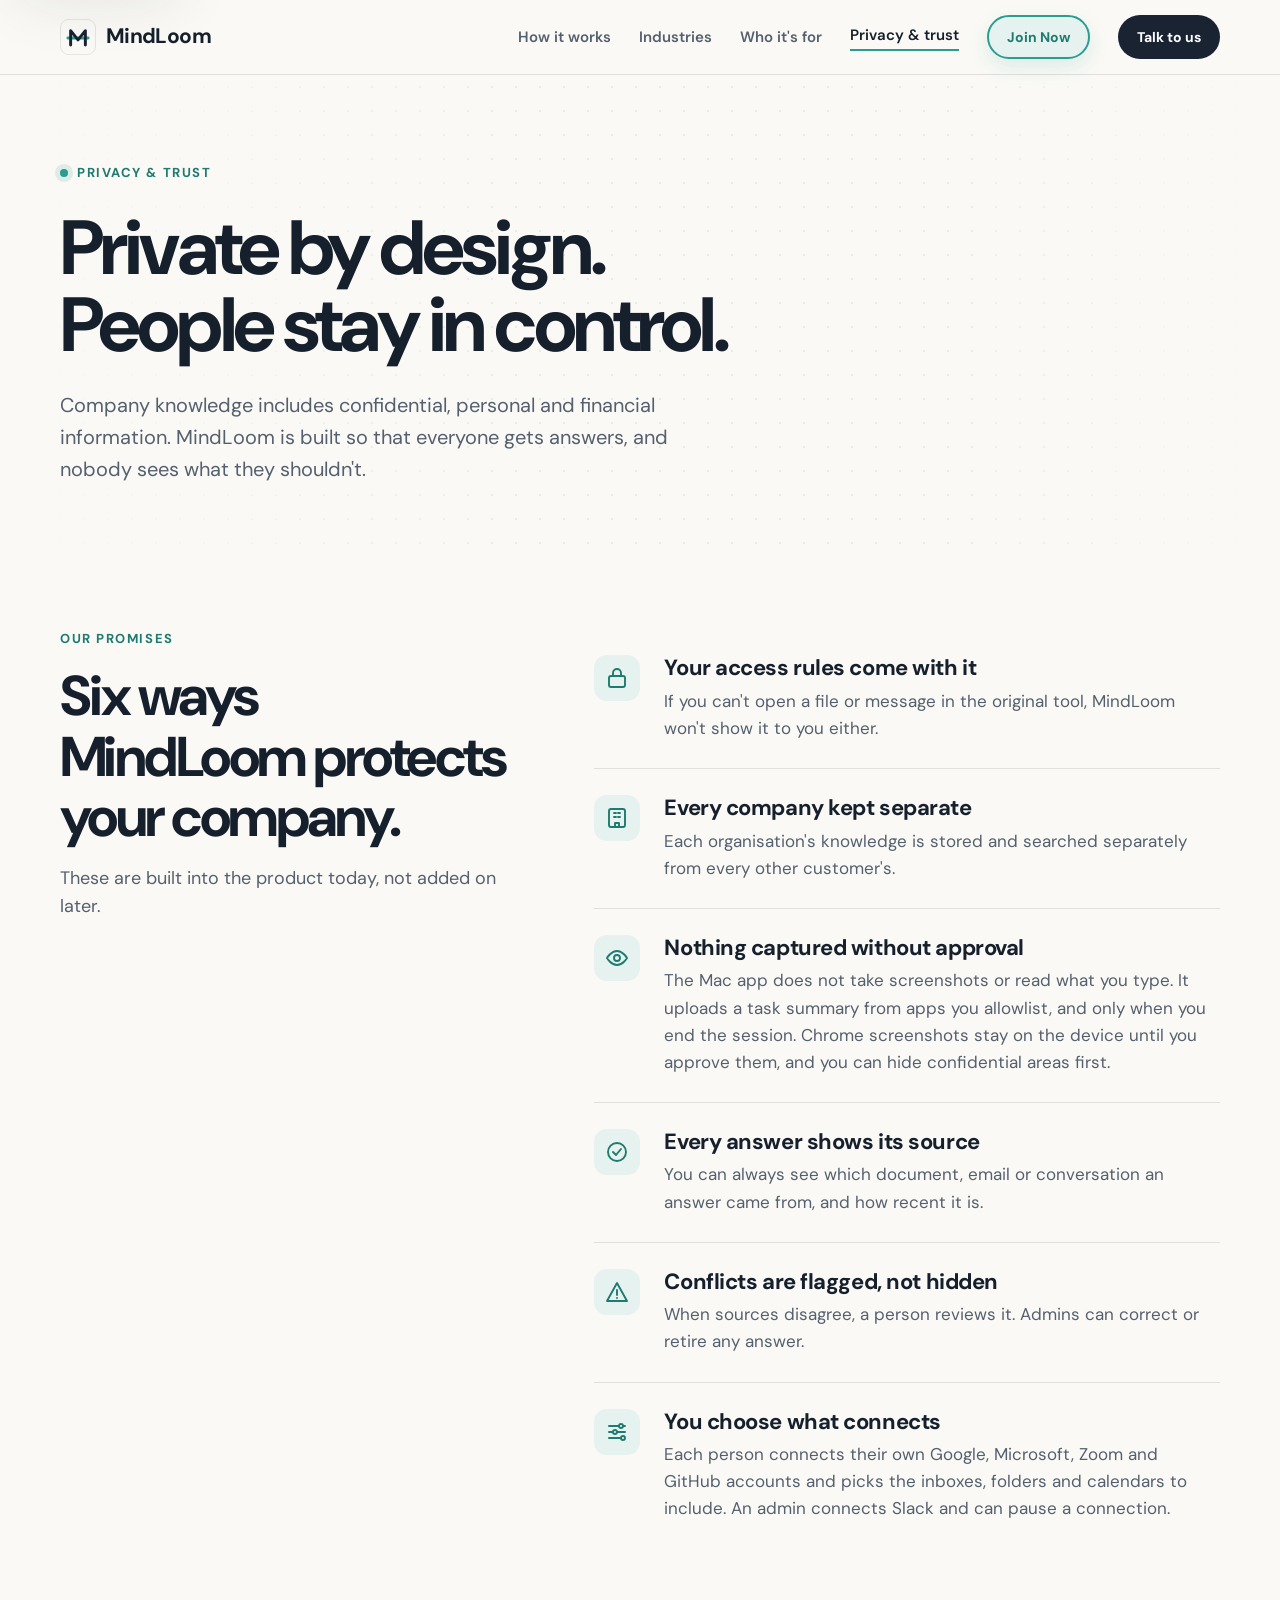
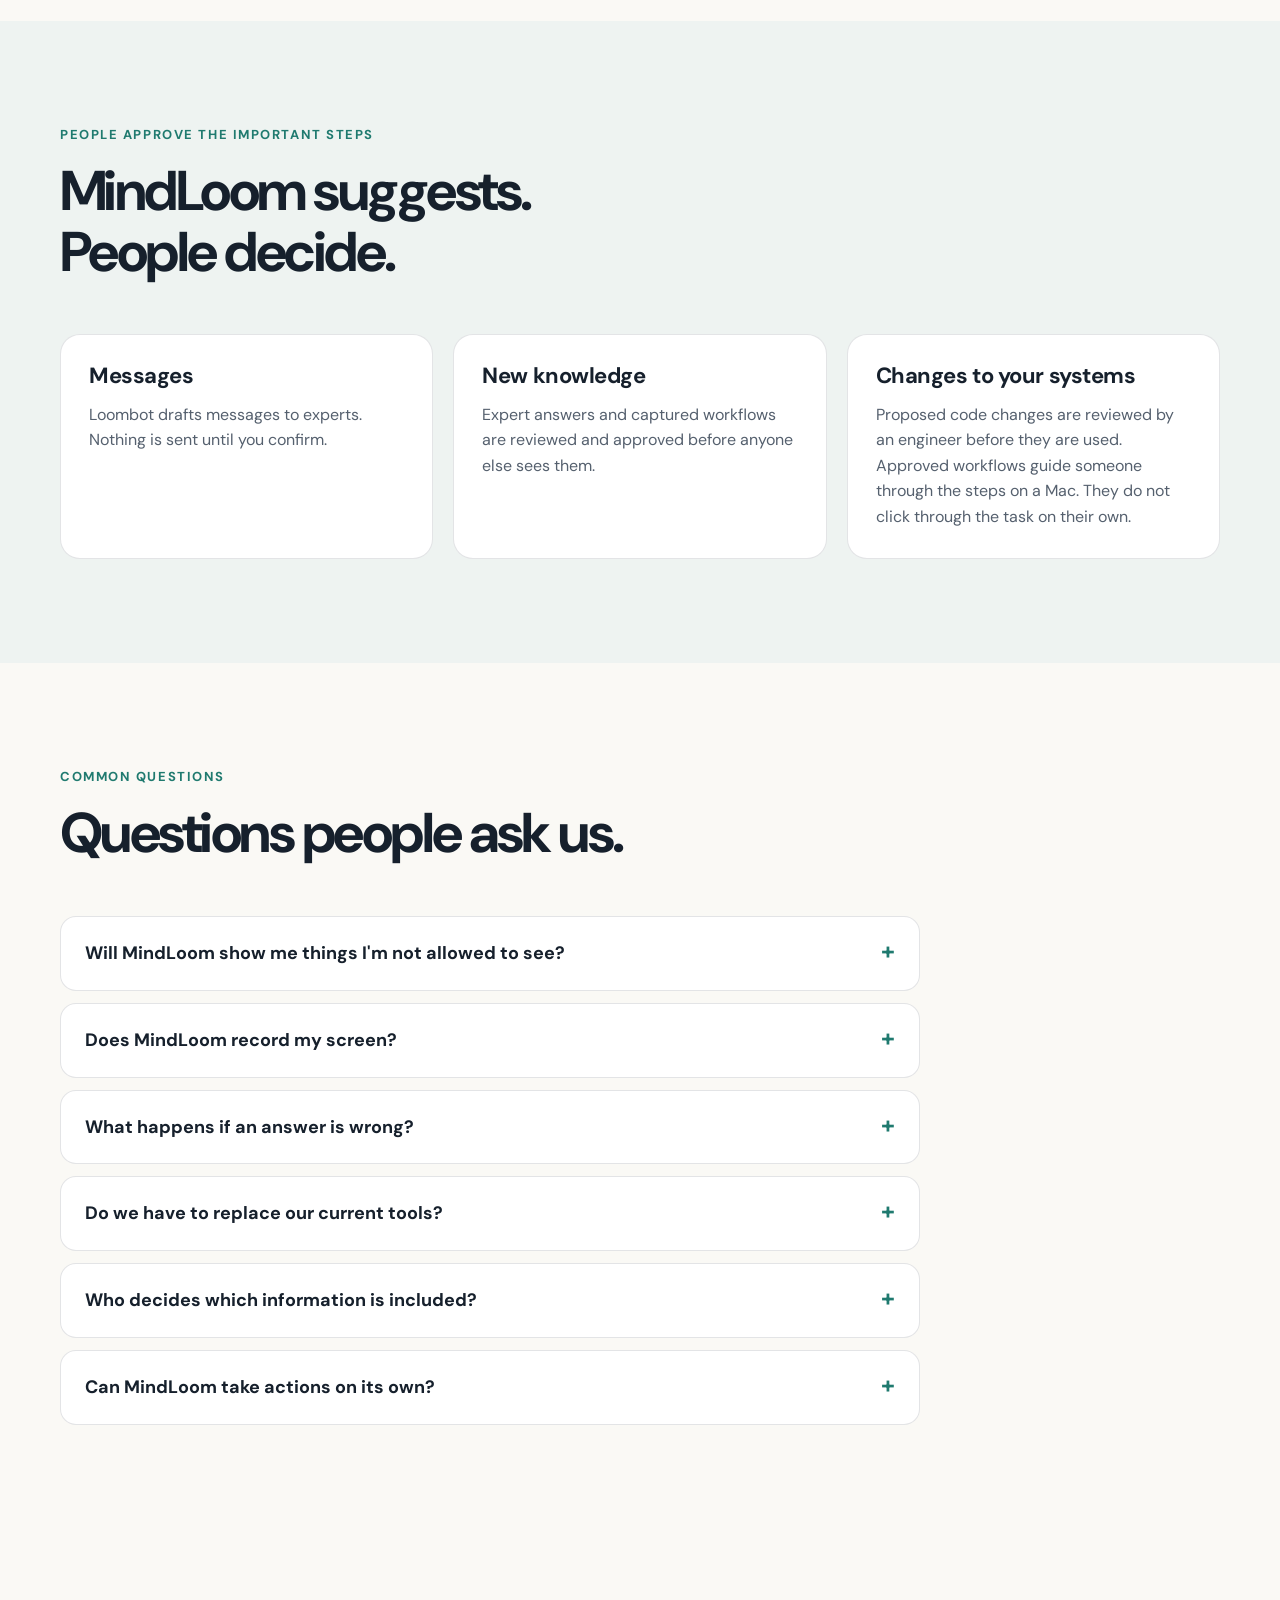
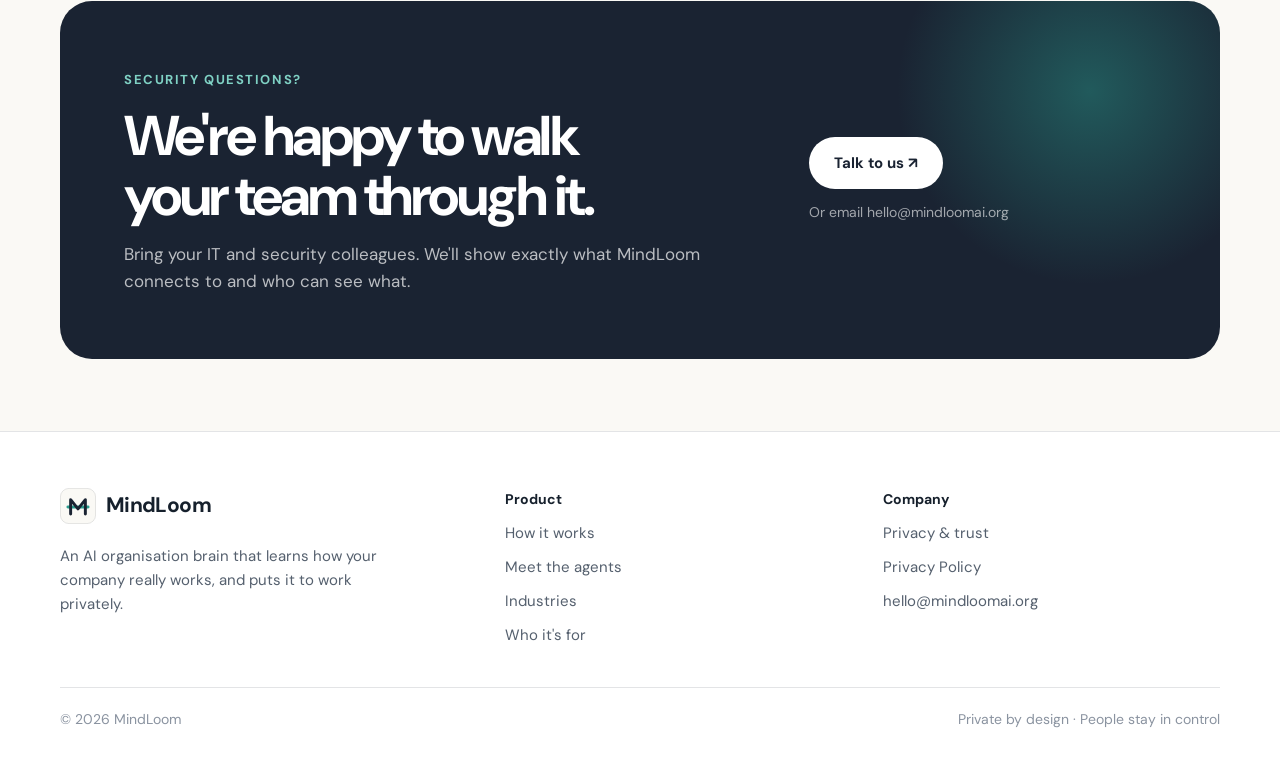
<file: privacy.html>
<!doctype html>
<html lang="en">
<head>
  <meta charset="utf-8" />
  <meta name="viewport" content="width=device-width, initial-scale=1" />
  <title>Privacy &amp; trust — MindLoom</title>
  <meta name="description" content="How MindLoom keeps company knowledge private and accurate: existing access rights respected, nothing captured without approval, every answer sourced, and people in control." />
  <meta name="theme-color" content="#1A2332" />
  <link rel="icon" href="assets/logo.svg" type="image/svg+xml" />
  <link rel="preconnect" href="https://fonts.googleapis.com" />
  <link rel="preconnect" href="https://fonts.gstatic.com" crossorigin />
  <link rel="stylesheet" href="https://fonts.googleapis.com/css2?family=DM+Sans:opsz,wght@9..40,400..700&display=swap" />
  <link rel="stylesheet" href="assets/styles.css" />
</head>
<body>
  <a class="skip-link" href="#main">Skip to content</a>

  <header class="site-header">
    <div class="container nav-wrap">
      <a class="brand" href="index.html" aria-label="MindLoom home"><img class="brand-mark" src="assets/logo.svg" alt="" width="36" height="36" /><span>MindLoom</span></a>
      <nav class="desktop-nav" aria-label="Main">
        <a href="how-it-works.html">How it works</a>
        <a href="industries.html">Industries</a>
        <a href="who-its-for.html">Who it's for</a>
        <a href="privacy.html" aria-current="page">Privacy &amp; trust</a>
        <a class="button button-small button-join" href="https://app.mindloomai.org">Join Now</a>
      </nav>
      <a class="button button-small button-dark desktop-cta" href="#contact">Talk to us</a>
      <button class="menu-button" type="button" aria-label="Open menu" aria-expanded="false" aria-controls="mobile-menu"><span></span><span></span></button>
    </div>
    <nav class="mobile-nav" id="mobile-menu" aria-label="Mobile">
      <a href="how-it-works.html">How it works</a>
      <a href="industries.html">Industries</a>
      <a href="who-its-for.html">Who it's for</a>
      <a href="privacy.html" aria-current="page">Privacy &amp; trust</a>
      <a class="button button-join" href="https://app.mindloomai.org">Join Now</a>
      <a class="button button-dark" href="#contact">Talk to us</a>
    </nav>
  </header>

  <main id="main">
    <section class="hero page-hero">
      <div class="container">
        <div class="hero-copy">
          <span class="eyebrow"><span class="eyebrow-dot"></span>Privacy &amp; trust</span>
          <h1>Private by design. People stay in control.</h1>
          <p class="lead">Company knowledge includes confidential, personal and financial information. MindLoom is built so that everyone gets answers, and nobody sees what they shouldn't.</p>
        </div>
      </div>
    </section>

    <section class="section-tight">
      <div class="container split" style="align-items:start">
        <div class="section-head" style="margin-bottom:0">
          <span class="eyebrow">Our promises</span>
          <h2>Six ways MindLoom protects your company.</h2>
          <p>These are built into the product today, not added on later.</p>
        </div>
        <div class="reveal">
          <div class="trust-item"><span class="card-icon"><svg viewBox="0 0 24 24"><rect x="4" y="10" width="16" height="11" rx="2"/><path d="M8 10V7a4 4 0 0 1 8 0v3"/></svg></span><div><h3>Your access rules come with it</h3><p>If you can't open a file or message in the original tool, MindLoom won't show it to you either.</p></div></div>
          <div class="trust-item"><span class="card-icon"><svg viewBox="0 0 24 24"><rect x="4" y="3" width="16" height="18" rx="2"/><path d="M9 7h2M13 7h2M9 11h2M13 11h2M10 21v-4h4v4"/></svg></span><div><h3>Every company kept separate</h3><p>Each organisation's knowledge is stored and searched separately from every other customer's.</p></div></div>
          <div class="trust-item"><span class="card-icon"><svg viewBox="0 0 24 24"><path d="M2 12s4-7 10-7 10 7 10 7-4 7-10 7S2 12 2 12z"/><circle cx="12" cy="12" r="3"/></svg></span><div><h3>Nothing captured without approval</h3><p>The Mac app does not take screenshots or read what you type. It uploads a task summary from apps you allowlist, and only when you end the session. Chrome screenshots stay on the device until you approve them, and you can hide confidential areas first.</p></div></div>
          <div class="trust-item"><span class="card-icon"><svg viewBox="0 0 24 24"><circle cx="12" cy="12" r="9"/><path d="m8 12 3 3 5-6"/></svg></span><div><h3>Every answer shows its source</h3><p>You can always see which document, email or conversation an answer came from, and how recent it is.</p></div></div>
          <div class="trust-item"><span class="card-icon"><svg viewBox="0 0 24 24"><path d="M12 3 2 21h20z"/><path d="M12 10v5M12 18h.01"/></svg></span><div><h3>Conflicts are flagged, not hidden</h3><p>When sources disagree, a person reviews it. Admins can correct or retire any answer.</p></div></div>
          <div class="trust-item"><span class="card-icon"><svg viewBox="0 0 24 24"><path d="M4 6h10M18 6h2M4 12h4M12 12h8M4 18h12"/><circle cx="16" cy="6" r="2"/><circle cx="10" cy="12" r="2"/><circle cx="18" cy="18" r="2"/></svg></span><div><h3>You choose what connects</h3><p>Each person connects their own Google, Microsoft, Zoom and GitHub accounts and picks the inboxes, folders and calendars to include. An admin connects Slack and can pause a connection.</p></div></div>
        </div>
      </div>
    </section>

    <section class="section bg-mist">
      <div class="container">
        <div class="section-head">
          <span class="eyebrow">People approve the important steps</span>
          <h2>MindLoom suggests. People decide.</h2>
        </div>
        <div class="grid-3 reveal">
          <div class="card"><h3>Messages</h3><p>Loombot drafts messages to experts. Nothing is sent until you confirm.</p></div>
          <div class="card"><h3>New knowledge</h3><p>Expert answers and captured workflows are reviewed and approved before anyone else sees them.</p></div>
          <div class="card"><h3>Changes to your systems</h3><p>Proposed code changes are reviewed by an engineer before they are used. Approved workflows guide someone through the steps on a Mac. They do not click through the task on their own.</p></div>
        </div>
      </div>
    </section>

    <section class="section">
      <div class="container">
        <div class="section-head">
          <span class="eyebrow">Common questions</span>
          <h2>Questions people ask us.</h2>
        </div>
        <div class="faq reveal">
          <details><summary>Will MindLoom show me things I'm not allowed to see?</summary><p>No. MindLoom follows the access rules already set in your tools. If you can't open something there, you won't see it in MindLoom.</p></details>
          <details><summary>Does MindLoom record my screen?</summary><p>The Mac app does not take screenshots or read what you type. You allowlist the apps, and it uploads a task summary only when you end a session you started. Raw events stay on the Mac. The Chrome extension takes screenshots of the active tab only while capture is on. Those stay on your device until you approve an upload, and you can hide parts or discard a screenshot first.</p></details>
          <details><summary>What happens if an answer is wrong?</summary><p>Every answer shows its sources so you can check it. Experts approve answers before they become company knowledge, conflicting sources are flagged for review, and admins can fix or remove any answer.</p></details>
          <details><summary>Do we have to replace our current tools?</summary><p>No. MindLoom connects to the email, chat, calendars, drives and meeting tools you already use. There is nothing to migrate.</p></details>
          <details><summary>Who decides which information is included?</summary><p>Each person connects their own account and chooses which inboxes, folders, calendars and repositories to include. They can preview a connection and disconnect it. An administrator connects Slack for the organisation, uploads the staff directory, and reviews knowledge before it is published.</p></details>
          <details><summary>Can MindLoom take actions on its own?</summary><p>Not without a person. It drafts messages and proposed code changes for someone to approve. An approved Skill File can guide someone through the steps on a Mac, and it advances only when that person does the step. It does not run the task by itself.</p></details>
        </div>
      </div>
    </section>

    <section class="section-tight" id="contact">
      <div class="container">
        <div class="cta reveal">
          <div class="on-dark">
            <span class="eyebrow">Security questions?</span>
            <h2>We're happy to walk your team through it.</h2>
            <p>Bring your IT and security colleagues. We'll show exactly what MindLoom connects to and who can see what.</p>
          </div>
          <div class="cta-side">
            <a class="button button-light" href="mailto:hello@mindloomai.org?subject=MindLoom%20privacy%20and%20security">Talk to us ↗</a>
            <small>Or email hello@mindloomai.org</small>
          </div>
        </div>
      </div>
    </section>
  </main>

  <footer class="site-footer">
    <div class="container">
      <div class="footer-grid">
        <div><a class="brand" href="index.html"><img class="brand-mark" src="assets/logo.svg" alt="" width="36" height="36" /><span>MindLoom</span></a><p>An AI organisation brain that learns how your company really works, and puts it to work privately.</p></div>
        <div class="footer-links"><b>Product</b><a href="how-it-works.html">How it works</a><a href="how-it-works.html#agents">Meet the agents</a><a href="industries.html">Industries</a><a href="who-its-for.html">Who it's for</a></div>
        <div class="footer-links"><b>Company</b><a href="privacy.html">Privacy &amp; trust</a><a href="privacy-policy.html">Privacy Policy</a><a href="mailto:hello@mindloomai.org">hello@mindloomai.org</a></div>
      </div>
      <div class="footer-meta"><span>© <span data-year></span> MindLoom</span><span>Private by design · People stay in control</span></div>
    </div>
  </footer>

  <script src="assets/site.js"></script>
</body>
</html>
</file>
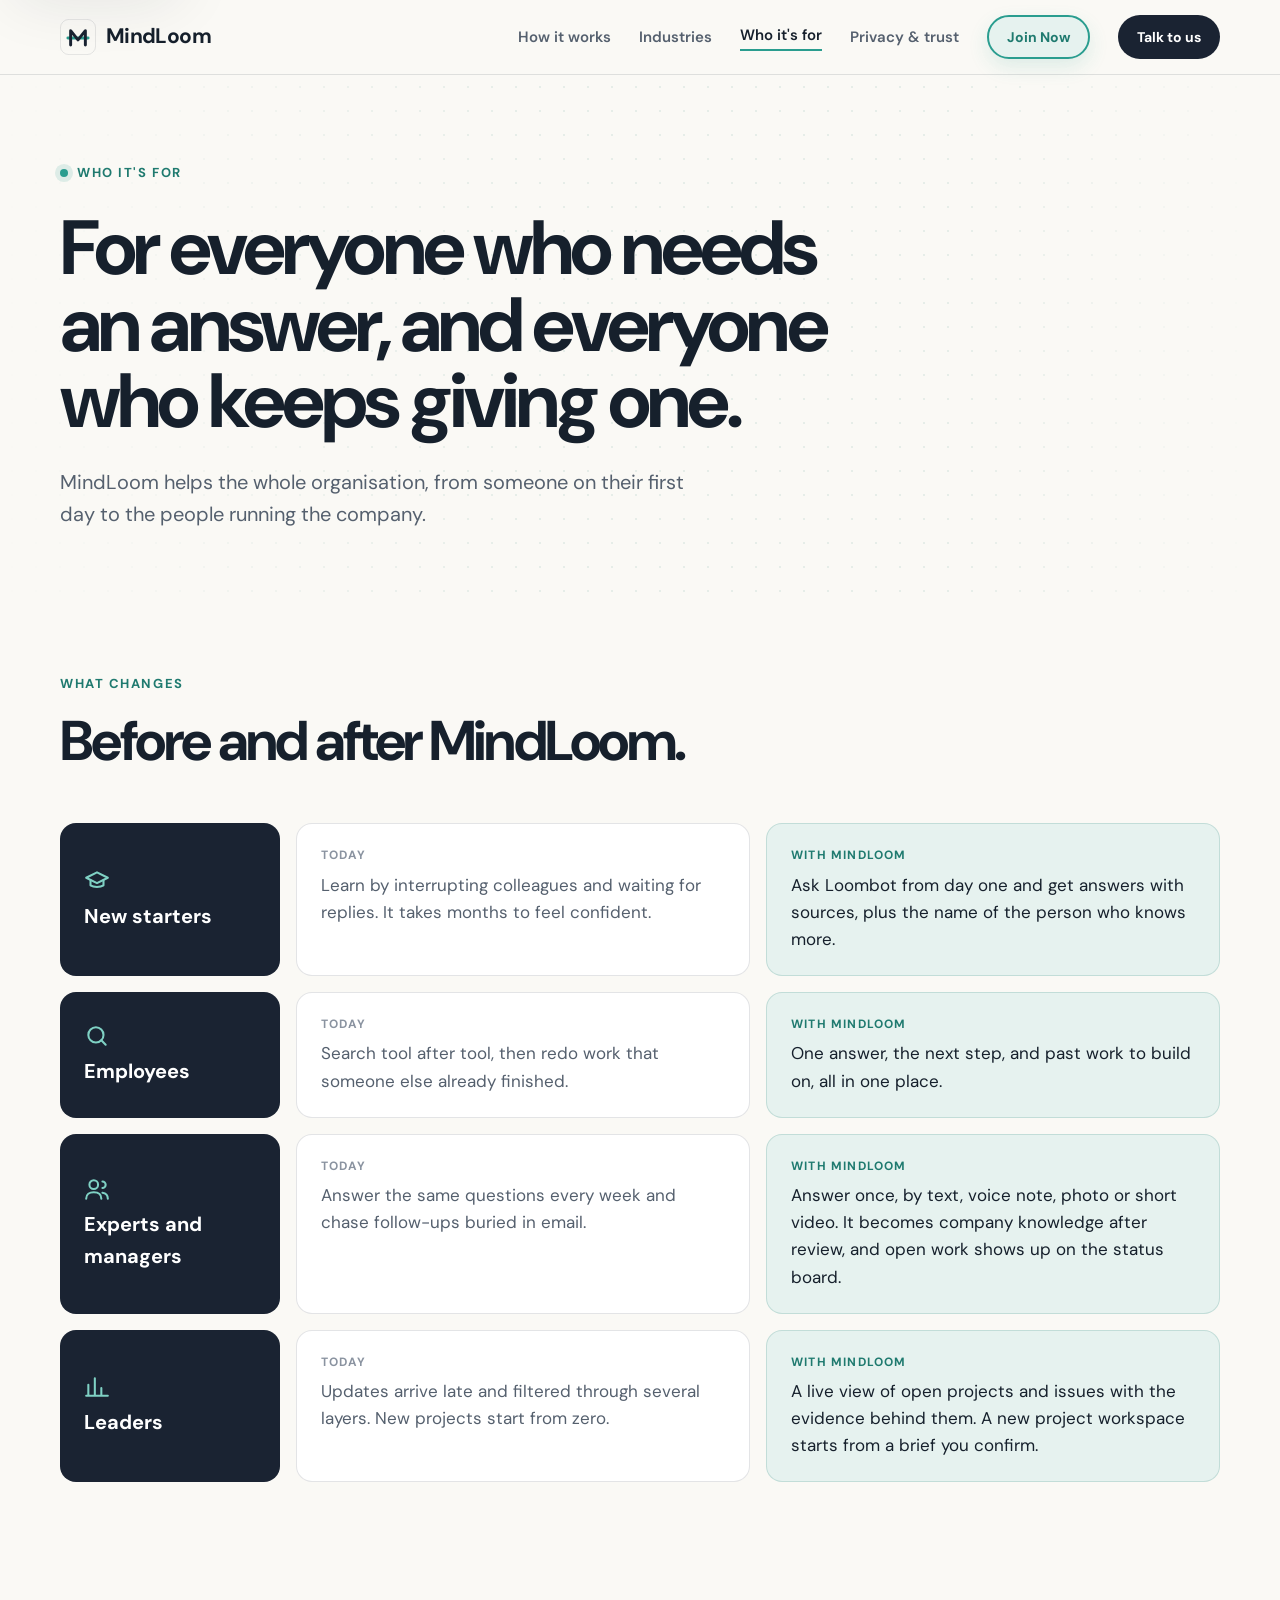
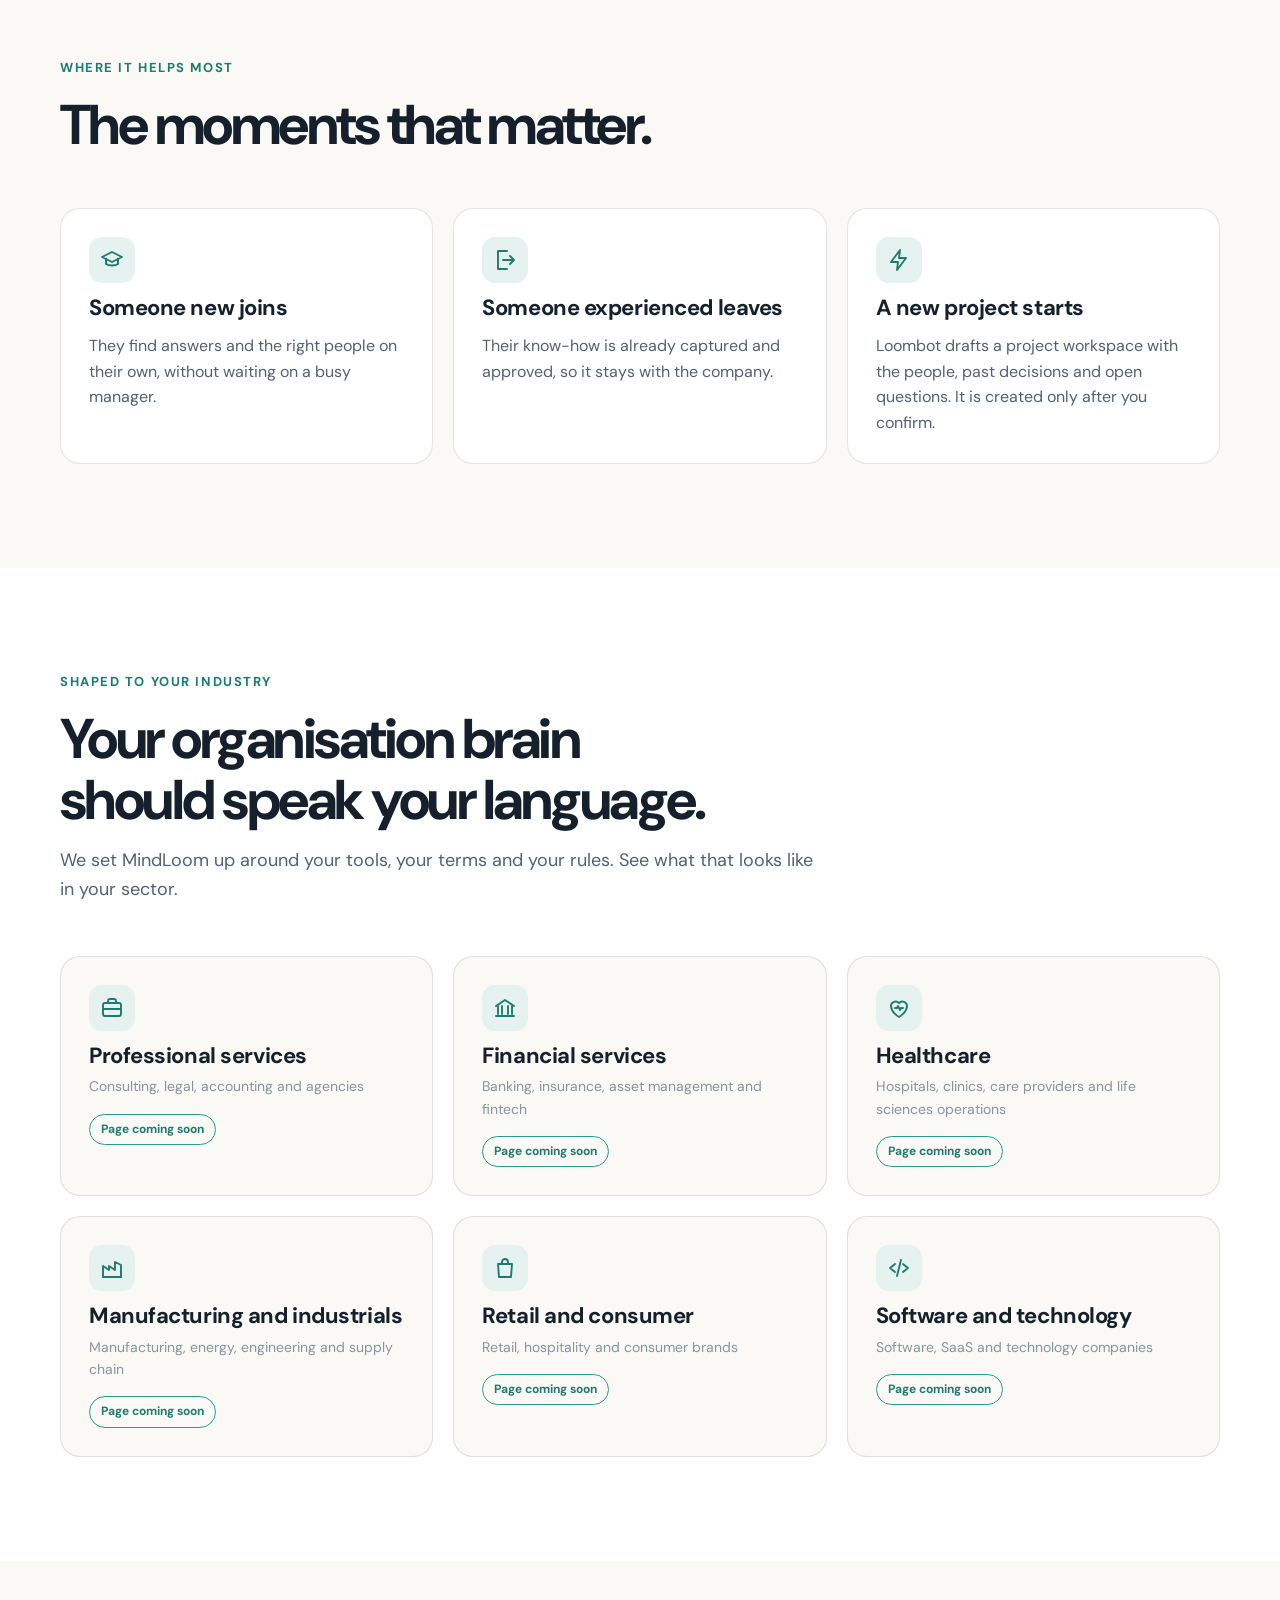
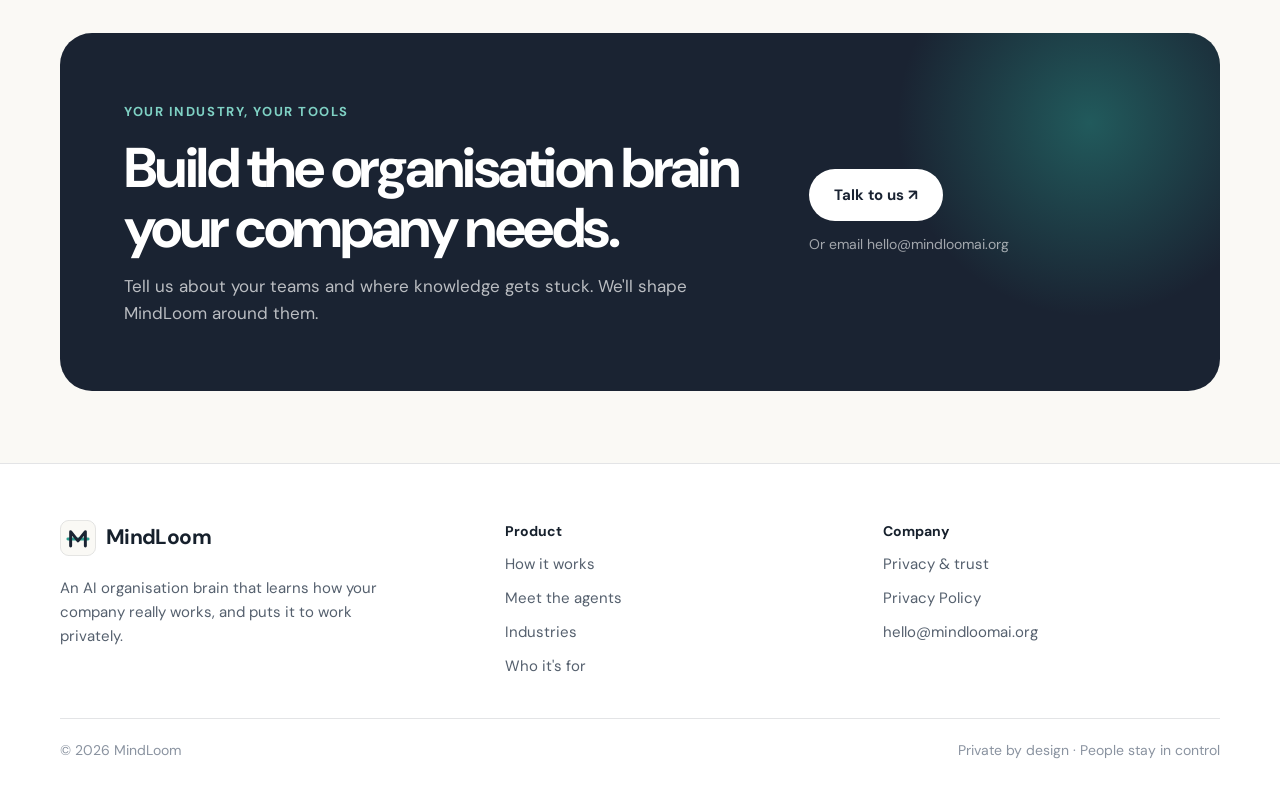
<file: who-its-for.html>
<!doctype html>
<html lang="en">
<head>
  <meta charset="utf-8" />
  <meta name="viewport" content="width=device-width, initial-scale=1" />
  <title>Who it's for — MindLoom</title>
  <meta name="description" content="What changes with MindLoom for new starters, employees, experts, managers and leaders, with examples from professional services, financial services, healthcare and software." />
  <meta name="theme-color" content="#1A2332" />
  <link rel="icon" href="assets/logo.svg" type="image/svg+xml" />
  <link rel="preconnect" href="https://fonts.googleapis.com" />
  <link rel="preconnect" href="https://fonts.gstatic.com" crossorigin />
  <link rel="stylesheet" href="https://fonts.googleapis.com/css2?family=DM+Sans:opsz,wght@9..40,400..700&display=swap" />
  <link rel="stylesheet" href="assets/styles.css" />
</head>
<body>
  <a class="skip-link" href="#main">Skip to content</a>

  <header class="site-header">
    <div class="container nav-wrap">
      <a class="brand" href="index.html" aria-label="MindLoom home"><img class="brand-mark" src="assets/logo.svg" alt="" width="36" height="36" /><span>MindLoom</span></a>
      <nav class="desktop-nav" aria-label="Main">
        <a href="how-it-works.html">How it works</a>
        <a href="industries.html">Industries</a>
        <a href="who-its-for.html" aria-current="page">Who it's for</a>
        <a href="privacy.html">Privacy &amp; trust</a>
        <a class="button button-small button-join" href="https://app.mindloomai.org">Join Now</a>
      </nav>
      <a class="button button-small button-dark desktop-cta" href="#contact">Talk to us</a>
      <button class="menu-button" type="button" aria-label="Open menu" aria-expanded="false" aria-controls="mobile-menu"><span></span><span></span></button>
    </div>
    <nav class="mobile-nav" id="mobile-menu" aria-label="Mobile">
      <a href="how-it-works.html">How it works</a>
      <a href="industries.html">Industries</a>
      <a href="who-its-for.html" aria-current="page">Who it's for</a>
      <a href="privacy.html">Privacy &amp; trust</a>
      <a class="button button-join" href="https://app.mindloomai.org">Join Now</a>
      <a class="button button-dark" href="#contact">Talk to us</a>
    </nav>
  </header>

  <main id="main">
    <section class="hero page-hero">
      <div class="container">
        <div class="hero-copy">
          <span class="eyebrow"><span class="eyebrow-dot"></span>Who it's for</span>
          <h1>For everyone who needs an answer, and everyone who keeps giving one.</h1>
          <p class="lead">MindLoom helps the whole organisation, from someone on their first day to the people running the company.</p>
        </div>
      </div>
    </section>

    <!-- Before and after -->
    <section class="section-tight">
      <div class="container">
        <div class="section-head">
          <span class="eyebrow">What changes</span>
          <h2>Before and after MindLoom.</h2>
        </div>
        <div class="compare reveal">
          <div class="compare-row">
            <div class="compare-role"><svg viewBox="0 0 24 24"><path d="m2 9 10-5 10 5-10 5z"/><path d="M6 11v5c3 2 9 2 12 0v-5"/></svg><b>New starters</b></div>
            <div class="compare-before"><small>Today</small>Learn by interrupting colleagues and waiting for replies. It takes months to feel confident.</div>
            <div class="compare-after"><small>With MindLoom</small>Ask Loombot from day one and get answers with sources, plus the name of the person who knows more.</div>
          </div>
          <div class="compare-row">
            <div class="compare-role"><svg viewBox="0 0 24 24"><circle cx="11" cy="11" r="7"/><path d="m20 20-4-4"/></svg><b>Employees</b></div>
            <div class="compare-before"><small>Today</small>Search tool after tool, then redo work that someone else already finished.</div>
            <div class="compare-after"><small>With MindLoom</small>One answer, the next step, and past work to build on, all in one place.</div>
          </div>
          <div class="compare-row">
            <div class="compare-role"><svg viewBox="0 0 24 24"><circle cx="9" cy="8" r="4"/><path d="M2 21c0-4 3-6 7-6s7 2 7 6"/><path d="M17 11a3 3 0 1 0 0-6M22 21c0-3-2-5-5-5.5"/></svg><b>Experts and managers</b></div>
            <div class="compare-before"><small>Today</small>Answer the same questions every week and chase follow-ups buried in email.</div>
            <div class="compare-after"><small>With MindLoom</small>Answer once, by text, voice note, photo or short video. It becomes company knowledge after review, and open work shows up on the status board.</div>
          </div>
          <div class="compare-row">
            <div class="compare-role"><svg viewBox="0 0 24 24"><path d="M4 20V10M10 20V4M16 20v-7M22 20H2"/></svg><b>Leaders</b></div>
            <div class="compare-before"><small>Today</small>Updates arrive late and filtered through several layers. New projects start from zero.</div>
            <div class="compare-after"><small>With MindLoom</small>A live view of open projects and issues with the evidence behind them. A new project workspace starts from a brief you confirm.</div>
          </div>
        </div>
      </div>
    </section>

    <!-- Moments -->
    <section class="section">
      <div class="container">
        <div class="section-head">
          <span class="eyebrow">Where it helps most</span>
          <h2>The moments that matter.</h2>
        </div>
        <div class="grid-3 reveal">
          <div class="card"><span class="card-icon"><svg viewBox="0 0 24 24"><path d="m2 9 10-5 10 5-10 5z"/><path d="M6 11v5c3 2 9 2 12 0v-5"/></svg></span><h3>Someone new joins</h3><p>They find answers and the right people on their own, without waiting on a busy manager.</p></div>
          <div class="card"><span class="card-icon"><svg viewBox="0 0 24 24"><path d="M14 3H5v18h9"/><path d="M10 12h11M17 8l4 4-4 4"/></svg></span><h3>Someone experienced leaves</h3><p>Their know-how is already captured and approved, so it stays with the company.</p></div>
          <div class="card"><span class="card-icon"><svg viewBox="0 0 24 24"><path d="M13 2 4 14h7l-1 8 9-12h-7z"/></svg></span><h3>A new project starts</h3><p>Loombot drafts a project workspace with the people, past decisions and open questions. It is created only after you confirm.</p></div>
        </div>
      </div>
    </section>

    <!-- Industries -->
    <section class="section bg-white">
      <div class="container">
        <div class="section-head">
          <span class="eyebrow">Shaped to your industry</span>
          <h2>Your organisation brain should speak your language.</h2>
          <p>We set MindLoom up around your tools, your terms and your rules. See what that looks like in your sector.</p>
        </div>
        <div class="grid-3 reveal">
          <div class="card industry-card"><span class="card-icon"><svg viewBox="0 0 24 24"><rect x="3" y="7" width="18" height="13" rx="2"/><path d="M8 7V5a2 2 0 0 1 2-2h4a2 2 0 0 1 2 2v2M3 13h18"/></svg></span><h3>Professional services</h3><p class="industry-who">Consulting, legal, accounting and agencies</p><span class="pill pill-soon">Page coming soon</span></div>
          <div class="card industry-card"><span class="card-icon"><svg viewBox="0 0 24 24"><path d="M3 10 12 4l9 6"/><path d="M5 10v8M9 10v8M15 10v8M19 10v8M3 20h18"/></svg></span><h3>Financial services</h3><p class="industry-who">Banking, insurance, asset management and fintech</p><span class="pill pill-soon">Page coming soon</span></div>
          <div class="card industry-card"><span class="card-icon"><svg viewBox="0 0 24 24"><path d="M12 21s-8-4.5-8-11a4.5 4.5 0 0 1 8-2.8A4.5 4.5 0 0 1 20 10c0 6.5-8 11-8 11z"/><path d="M8 12h2l1-2 2 4 1-2h2"/></svg></span><h3>Healthcare</h3><p class="industry-who">Hospitals, clinics, care providers and life sciences operations</p><span class="pill pill-soon">Page coming soon</span></div>
          <div class="card industry-card"><span class="card-icon"><svg viewBox="0 0 24 24"><path d="M3 21V10l6 4V10l6 4V6l6 3v12z"/><path d="M3 21h18"/></svg></span><h3>Manufacturing and industrials</h3><p class="industry-who">Manufacturing, energy, engineering and supply chain</p><span class="pill pill-soon">Page coming soon</span></div>
          <div class="card industry-card"><span class="card-icon"><svg viewBox="0 0 24 24"><path d="M5 8h14l-1 13H6z"/><path d="M9 8V6a3 3 0 0 1 6 0v2"/></svg></span><h3>Retail and consumer</h3><p class="industry-who">Retail, hospitality and consumer brands</p><span class="pill pill-soon">Page coming soon</span></div>
          <div class="card industry-card"><span class="card-icon"><svg viewBox="0 0 24 24"><path d="m8 8-5 4 5 4M16 8l5 4-5 4M14 4l-4 16"/></svg></span><h3>Software and technology</h3><p class="industry-who">Software, SaaS and technology companies</p><span class="pill pill-soon">Page coming soon</span></div>
        </div>
      </div>
    </section>

    <!-- CTA -->
    <section class="section-tight" id="contact">
      <div class="container">
        <div class="cta reveal">
          <div class="on-dark">
            <span class="eyebrow">Your industry, your tools</span>
            <h2>Build the organisation brain your company needs.</h2>
            <p>Tell us about your teams and where knowledge gets stuck. We'll shape MindLoom around them.</p>
          </div>
          <div class="cta-side">
            <a class="button button-light" href="mailto:hello@mindloomai.org?subject=MindLoom%20for%20my%20organisation">Talk to us ↗</a>
            <small>Or email hello@mindloomai.org</small>
          </div>
        </div>
      </div>
    </section>
  </main>

  <footer class="site-footer">
    <div class="container">
      <div class="footer-grid">
        <div><a class="brand" href="index.html"><img class="brand-mark" src="assets/logo.svg" alt="" width="36" height="36" /><span>MindLoom</span></a><p>An AI organisation brain that learns how your company really works, and puts it to work privately.</p></div>
        <div class="footer-links"><b>Product</b><a href="how-it-works.html">How it works</a><a href="how-it-works.html#agents">Meet the agents</a><a href="industries.html">Industries</a><a href="who-its-for.html">Who it's for</a></div>
        <div class="footer-links"><b>Company</b><a href="privacy.html">Privacy &amp; trust</a><a href="privacy-policy.html">Privacy Policy</a><a href="mailto:hello@mindloomai.org">hello@mindloomai.org</a></div>
      </div>
      <div class="footer-meta"><span>© <span data-year></span> MindLoom</span><span>Private by design · People stay in control</span></div>
    </div>
  </footer>

  <script src="assets/site.js"></script>
</body>
</html>
</file>
<file: assets/styles.css>
/* MindLoom site styles, shared by every page. Brand colours come from the logo. */
:root {
  --navy: #1A2332;
  --navy-deep: #121A26;
  --navy-soft: #24344A;
  --teal: #2A9D8F;
  --teal-dark: #1F7A6F;
  --teal-light: #7FD1C4;
  --teal-wash: #E6F2EF;
  --paper: #FAF9F5;
  --mist: #EEF3F1;
  --white: #FFFFFF;
  --ink: #16202C;
  --muted: #55606E;
  --soft: #8A93A0;
  --coral: #D9694F;
  --line: rgba(26, 35, 50, .12);
  --line-dark: rgba(255, 255, 255, .12);
  --shadow: 0 24px 64px rgba(26, 35, 50, .12);
  --radius-lg: 28px;
  --radius-md: 20px;
  --radius-sm: 12px;
  --container: 1160px;
}

* { box-sizing: border-box; }
html { scroll-behavior: smooth; }
body {
  margin: 0;
  color: var(--ink);
  background: var(--paper);
  font-family: "DM Sans", ui-sans-serif, -apple-system, BlinkMacSystemFont, "Segoe UI", sans-serif;
  font-size: 17px;
  line-height: 1.6;
  -webkit-font-smoothing: antialiased;
  overflow-x: hidden;
}
a { color: inherit; }
img, svg { display: block; max-width: 100%; }
button { font: inherit; cursor: pointer; }
h1, h2, h3, h4 { margin: 0; line-height: 1.08; letter-spacing: -.035em; text-wrap: balance; }
p { margin: 0; }
::selection { background: rgba(42, 157, 143, .22); }
:focus-visible { outline: 3px solid var(--teal); outline-offset: 3px; border-radius: 6px; }

.skip-link { position: fixed; left: 16px; top: -80px; z-index: 200; background: var(--white); padding: 12px 18px; border-radius: 10px; box-shadow: var(--shadow); }
.skip-link:focus { top: 16px; }
.container { width: min(var(--container), calc(100% - 48px)); margin: 0 auto; position: relative; }
.section { padding: 104px 0; }
.section-tight { padding: 72px 0; }
.bg-white { background: var(--white); }
.bg-mist { background: var(--mist); }
.bg-navy { background: var(--navy-deep); color: var(--white); }

/* Type */
.eyebrow { display: inline-flex; align-items: center; gap: 9px; color: var(--teal-dark); font-size: 13px; font-weight: 700; letter-spacing: .12em; text-transform: uppercase; }
.eyebrow-dot { width: 8px; height: 8px; border-radius: 50%; background: var(--teal); box-shadow: 0 0 0 5px rgba(42, 157, 143, .14); }
.bg-navy .eyebrow, .on-dark .eyebrow { color: var(--teal-light); }
h1 { font-size: clamp(44px, 6vw, 80px); letter-spacing: -.05em; line-height: 1; }
h2 { font-size: clamp(34px, 4.4vw, 56px); letter-spacing: -.045em; }
h3 { font-size: 22px; letter-spacing: -.02em; line-height: 1.2; }
.lead { font-size: 20px; line-height: 1.6; color: var(--muted); max-width: 640px; }
.bg-navy .lead, .on-dark .lead { color: rgba(255, 255, 255, .72); }
.section-head { display: grid; gap: 16px; margin-bottom: 52px; max-width: 760px; }
.section-head.center { margin-left: auto; margin-right: auto; text-align: center; justify-items: center; }
.section-head p { color: var(--muted); font-size: 18px; }
.bg-navy .section-head p { color: rgba(255, 255, 255, .7); }

/* Header */
.site-header { position: sticky; top: 0; z-index: 100; background: rgba(250, 249, 245, .88); backdrop-filter: blur(16px); border-bottom: 1px solid var(--line); }
.nav-wrap { height: 74px; display: flex; align-items: center; gap: 28px; }
.brand { display: inline-flex; align-items: center; gap: 10px; font-weight: 700; font-size: 21px; letter-spacing: -.03em; text-decoration: none; }
.brand-mark { width: 36px; height: 36px; flex: none; }
.desktop-nav { display: flex; align-items: center; gap: 28px; margin-left: auto; }
.desktop-nav a { color: var(--muted); font-size: 15px; font-weight: 600; text-decoration: none; transition: color .2s; }
.desktop-nav a:hover, .desktop-nav a[aria-current="page"] { color: var(--ink); }
.desktop-nav a[aria-current="page"] { box-shadow: inset 0 -2px 0 var(--teal); padding-bottom: 4px; }
.menu-button { display: none; margin-left: auto; width: 44px; height: 44px; border: 0; background: transparent; padding: 11px; }
.menu-button span { display: block; height: 2px; background: var(--ink); margin: 6px 0; transition: .2s; }
.menu-button[aria-expanded="true"] span:first-child { transform: translateY(4px) rotate(45deg); }
.menu-button[aria-expanded="true"] span:last-child { transform: translateY(-4px) rotate(-45deg); }
.mobile-nav { display: none; }

/* Buttons */
.button { display: inline-flex; align-items: center; justify-content: center; gap: 10px; min-height: 52px; padding: 0 24px; border-radius: 999px; font-size: 15px; font-weight: 700; text-decoration: none; border: 1px solid transparent; transition: transform .2s, box-shadow .2s; }
.button:hover { transform: translateY(-2px); }
.button-small { min-height: 44px; padding: 0 18px; font-size: 14px; }
.button-primary { background: var(--teal-dark); color: var(--white); box-shadow: 0 12px 26px rgba(31, 122, 111, .25); }
.button-dark { background: var(--navy); color: var(--white); }
.button-light { background: var(--white); color: var(--navy); }
.button-ghost { border-color: var(--line); color: var(--ink); background: transparent; }
.button-join { border: 2px solid var(--teal); color: var(--teal-dark); background: var(--teal-wash); box-shadow: 0 8px 20px rgba(42, 157, 143, .14); transition: transform .2s, box-shadow .2s, background .2s, color .2s, border-color .2s; }
.button-join:hover { background: var(--teal-dark); border-color: var(--teal-dark); color: var(--white); box-shadow: 0 12px 26px rgba(31, 122, 111, .28); }
.desktop-nav a.button-join { color: var(--teal-dark); font-size: 14px; font-weight: 700; }
.desktop-nav a.button-join:hover { color: var(--white); }
.text-link { display: inline-flex; align-items: center; gap: 8px; font-weight: 700; font-size: 15px; color: var(--teal-dark); text-decoration: none; }
.text-link:hover { text-decoration: underline; }
.on-dark .text-link, .bg-navy .text-link { color: var(--teal-light); }
.actions { display: flex; flex-wrap: wrap; align-items: center; gap: 22px; }

/* Page hero */
.hero { position: relative; overflow: hidden; padding: 88px 0 96px; }
.hero::before { content: ""; position: absolute; inset: 0; background-image: radial-gradient(rgba(31, 122, 111, .09) 1px, transparent 1px); background-size: 24px 24px; mask-image: linear-gradient(to right, transparent, #000 40%, #000 75%, transparent); pointer-events: none; }
.hero-grid { display: grid; grid-template-columns: .92fr 1.08fr; gap: 56px; align-items: center; }
.hero-copy { display: grid; gap: 26px; justify-items: start; }
.page-hero { padding: 88px 0 72px; }
.page-hero .hero-copy { max-width: 820px; }
.hero-points { display: flex; flex-wrap: wrap; gap: 10px 22px; color: var(--muted); font-size: 14px; font-weight: 600; }
.hero-points span::before { content: "✓"; color: var(--teal); margin-right: 7px; }

/* Hero brain visual */
.brain-visual { position: relative; min-height: 540px; border-radius: 28px; background: var(--white); border: 1px solid var(--line); box-shadow: var(--shadow); overflow: hidden; }
.brain-visual .topbar { height: 52px; display: flex; align-items: center; justify-content: space-between; padding: 0 18px; border-bottom: 1px solid var(--line); font-size: 13px; color: var(--muted); font-weight: 600; }
.live { display: inline-flex; align-items: center; gap: 6px; padding: 5px 10px; border-radius: 999px; background: var(--teal-wash); color: var(--teal-dark); font-size: 12px; font-weight: 700; }
.live::before { content: ""; width: 6px; height: 6px; border-radius: 50%; background: var(--teal); }
.brain-canvas { position: relative; height: 488px; background: radial-gradient(circle at 50% 46%, rgba(42, 157, 143, .1), transparent 36%); }
.brain-canvas svg.lines { position: absolute; inset: 0; width: 100%; height: 100%; }
.brain-canvas svg.lines path { stroke: rgba(31, 122, 111, .3); stroke-width: 1.5; fill: none; stroke-dasharray: 5 7; animation: dash 18s linear infinite; }
@keyframes dash { to { stroke-dashoffset: -220; } }
.node { position: absolute; width: 150px; display: flex; align-items: center; gap: 10px; padding: 11px 13px; border-radius: 14px; background: var(--white); border: 1px solid var(--line); box-shadow: 0 10px 24px rgba(26, 35, 50, .08); }
.node b { display: block; font-size: 14px; line-height: 1.2; }
.node small { display: block; font-size: 12px; color: var(--soft); line-height: 1.3; }
.node .glyph { width: 30px; height: 30px; flex: none; border-radius: 9px; display: grid; place-items: center; background: var(--mist); color: var(--teal-dark); font-weight: 700; font-size: 14px; }
.node.out .glyph { background: var(--teal-wash); }
.n1 { left: 4%; top: 7%; } .n2 { left: 4%; top: 39%; } .n3 { left: 4%; top: 71%; }
.n4 { right: 4%; top: 7%; } .n5 { right: 4%; top: 39%; } .n6 { right: 4%; top: 71%; }
.brain-core { position: absolute; left: 50%; top: 47%; transform: translate(-50%, -50%); width: 164px; height: 164px; border-radius: 50%; background: var(--navy); color: var(--white); display: grid; place-items: center; align-content: center; gap: 6px; text-align: center; box-shadow: 0 0 0 16px rgba(42, 157, 143, .08), 0 24px 56px rgba(26, 35, 50, .3); }
.brain-core svg { width: 54px; height: 54px; }
.brain-core strong { font-size: 15px; }
.brain-core small { font-size: 11px; color: rgba(255, 255, 255, .65); }

/* Cards and grids */
.grid-2 { display: grid; grid-template-columns: repeat(2, 1fr); gap: 20px; }
.grid-3 { display: grid; grid-template-columns: repeat(3, 1fr); gap: 20px; }
.grid-4 { display: grid; grid-template-columns: repeat(4, 1fr); gap: 20px; }
.card { background: var(--white); border: 1px solid var(--line); border-radius: var(--radius-md); padding: 28px; display: grid; gap: 12px; align-content: start; }
.bg-white .card { background: var(--paper); }
.card p { color: var(--muted); font-size: 16px; }
.card-icon { width: 46px; height: 46px; border-radius: 13px; display: grid; place-items: center; background: var(--teal-wash); color: var(--teal-dark); }
.card-icon svg { width: 24px; height: 24px; fill: none; stroke: currentColor; stroke-width: 1.9; stroke-linecap: round; stroke-linejoin: round; }
.card.dark { background: var(--navy); color: var(--white); border-color: transparent; }
.card.dark p { color: rgba(255, 255, 255, .72); }
.card.dark .card-icon { background: rgba(255, 255, 255, .08); color: var(--teal-light); }
.quote { font-style: italic; color: var(--teal-dark); font-size: 17px; }
.ticks { margin: 0; padding: 0; list-style: none; display: grid; gap: 8px; color: var(--muted); font-size: 15px; }
.ticks li { display: grid; grid-template-columns: 18px 1fr; gap: 8px; }
.ticks li::before { content: "•"; color: var(--teal); font-weight: 700; }

/* Promise band */
.promise { background: var(--teal); color: var(--navy); }
.promise h2 { max-width: 900px; }
.promise .eyebrow { color: var(--navy); }
.promise .grid-3 { margin-top: 44px; }

/* Staircase */
.stairs { display: grid; grid-template-columns: repeat(3, 1fr); gap: 20px; align-items: end; }
.step-col { border-radius: var(--radius-md); padding: 30px; display: grid; gap: 10px; align-content: start; }
.step-col .label { font-size: 13px; font-weight: 700; letter-spacing: .12em; text-transform: uppercase; color: var(--muted); }
.step-col h3 { font-size: 30px; }
.step-col p { color: var(--muted); }
.step-col .status { margin-top: 18px; font-size: 14px; font-weight: 700; color: var(--muted); }
.step-1 { background: var(--mist); min-height: 280px; }
.step-2 { background: #DCE8E4; min-height: 360px; }
.step-3 { background: var(--navy); color: var(--white); min-height: 440px; }
.step-3 .label { color: var(--teal-light); }
.step-3 p { color: rgba(255, 255, 255, .72); }
.step-3 .status { display: inline-block; justify-self: start; background: var(--teal); color: var(--navy); padding: 7px 14px; border-radius: 999px; }

/* Agents diagram */
.agents-map { display: grid; gap: 22px; }
.loombot-bar { display: flex; align-items: center; justify-content: center; gap: 14px; background: var(--navy); color: var(--white); border-radius: var(--radius-md); padding: 20px 28px; text-align: center; font-size: 18px; }
.loombot-bar b { color: var(--teal-light); }
.loombot-bar svg { width: 28px; height: 28px; flex: none; fill: none; stroke: var(--teal-light); stroke-width: 1.9; stroke-linecap: round; stroke-linejoin: round; }
.agents-row { display: grid; grid-template-columns: 1fr 320px 1fr; gap: 22px; align-items: center; }
.agents-col { display: grid; gap: 22px; }
.agent-card { background: var(--white); border: 1px solid var(--line); border-radius: var(--radius-md); padding: 24px; display: grid; gap: 6px; text-decoration: none; transition: transform .2s, box-shadow .2s; }
a.agent-card:hover { transform: translateY(-3px); box-shadow: var(--shadow); }
.agent-card .verb { font-size: 12px; font-weight: 700; letter-spacing: .12em; text-transform: uppercase; color: var(--teal-dark); }
.agent-card h3 { font-size: 26px; }
.agent-card p { color: var(--muted); font-size: 15px; }
.brain-disc { aspect-ratio: 1; border-radius: 50%; background: var(--teal); color: var(--navy); display: grid; place-items: center; align-content: center; gap: 10px; text-align: center; padding: 40px; box-shadow: 0 0 0 18px rgba(42, 157, 143, .12); }
.brain-disc svg { width: 64px; height: 64px; }
.brain-disc h3 { font-size: 26px; }
.brain-disc p { font-size: 15px; }

/* Agent detail */
.agent-detail { display: grid; grid-template-columns: .8fr 1.2fr; gap: 64px; align-items: start; }
.agent-detail + .agent-detail { margin-top: 96px; padding-top: 96px; border-top: 1px solid var(--line); }
.agent-intro { position: sticky; top: 110px; display: grid; gap: 16px; }
.agent-intro h2 { font-size: clamp(44px, 5vw, 68px); }
.agent-intro .solves { border-left: 3px solid var(--teal); padding-left: 18px; color: var(--ink); font-size: 16px; }
.feature-list { display: grid; gap: 14px; }
.feature { display: grid; grid-template-columns: 1fr auto; gap: 6px 20px; align-items: start; background: var(--white); border: 1px solid var(--line); border-radius: 16px; padding: 22px 24px; }
.feature h3 { font-size: 20px; }
.feature p { grid-column: 1 / -1; color: var(--muted); font-size: 16px; }
.pill { font-size: 12px; font-weight: 700; padding: 5px 11px; border-radius: 999px; white-space: nowrap; }
.pill-live { background: var(--teal); color: var(--navy); }
.pill-soon { background: transparent; color: var(--teal-dark); border: 1.5px solid var(--teal); }

/* Numbered flow */
.flow { display: grid; grid-template-columns: repeat(4, 1fr); gap: 20px; counter-reset: flow; }
.flow-step { background: var(--white); border: 1px solid var(--line); border-radius: var(--radius-md); padding: 28px; display: grid; gap: 10px; align-content: start; }
.flow-step .num { font-size: 56px; font-weight: 700; color: var(--teal); line-height: 1; letter-spacing: -.04em; }
.flow-step p { color: var(--muted); font-size: 16px; }
.flow-step.dark { background: var(--navy); color: var(--white); border-color: transparent; }
.flow-step.dark p { color: rgba(255, 255, 255, .72); }

/* Loop */
.loop { display: grid; grid-template-columns: repeat(5, 1fr); gap: 14px; position: relative; }
.loop-step { position: relative; background: var(--white); border: 1px solid var(--line); border-radius: var(--radius-md); padding: 24px 20px; display: grid; gap: 6px; align-content: start; }
.loop-step:not(:last-child)::after { content: "→"; position: absolute; right: -14px; top: 50%; transform: translate(50%, -50%); color: var(--teal); font-weight: 700; z-index: 2; }
.loop-step .who { font-size: 12px; font-weight: 700; letter-spacing: .1em; text-transform: uppercase; color: var(--teal-dark); }
.loop-step h3 { font-size: 22px; }
.loop-step p { color: var(--muted); font-size: 15px; }
.loop-step.brain { background: var(--navy); color: var(--white); border-color: transparent; }
.loop-step.brain .who { color: var(--teal-light); }
.loop-step.brain p { color: rgba(255, 255, 255, .72); }
.loop-return { margin-top: 18px; text-align: center; color: var(--teal-dark); font-weight: 600; font-size: 15px; }

/* Chat demo */
.split { display: grid; grid-template-columns: .85fr 1.15fr; gap: 72px; align-items: center; }
.clean-list { margin: 30px 0 0; padding: 0; list-style: none; }
.clean-list li { padding: 16px 0; border-top: 1px solid var(--line-dark); }
.clean-list b { display: block; font-size: 17px; }
.clean-list span { display: block; color: rgba(255, 255, 255, .65); font-size: 15px; margin-top: 3px; }
.chat { background: #F6F7F4; color: var(--ink); border-radius: 24px; overflow: hidden; box-shadow: 0 32px 80px rgba(0, 0, 0, .3); }
.chat-head { display: flex; align-items: center; justify-content: space-between; gap: 12px; padding: 18px 22px; background: var(--white); border-bottom: 1px solid var(--line); }
.chat-head b { display: block; font-size: 16px; }
.chat-head small { color: var(--soft); font-size: 13px; }
.avatars { display: flex; }
.avatar { width: 32px; height: 32px; border-radius: 50%; display: inline-grid; place-items: center; color: var(--white); font-size: 11px; font-weight: 700; border: 2px solid var(--white); margin-left: -8px; flex: none; }
.avatar:first-child { margin-left: 0; }
.a-teal { background: var(--teal-dark); } .a-coral { background: var(--coral); } .a-navy { background: var(--navy-soft); } .a-grey { background: #6B7280; }
.chat-body { padding: 22px; display: grid; gap: 16px; }
.msg { display: flex; gap: 10px; align-items: flex-start; }
.msg .avatar { margin-left: 0; }
.msg b { font-size: 13px; }
.msg p { margin-top: 4px; background: var(--white); border: 1px solid var(--line); padding: 10px 14px; border-radius: 4px 14px 14px 14px; font-size: 15px; }
.bot { margin-left: 42px; background: var(--teal-wash); border: 1px solid rgba(31, 122, 111, .18); border-radius: 16px; padding: 16px; display: grid; gap: 10px; }
.bot-label { display: flex; align-items: center; gap: 8px; font-size: 13px; }
.bot-label .mark { width: 26px; height: 26px; }
.bot-label small { margin-left: auto; color: var(--muted); }
.bot p { font-size: 15px; }
.chips { display: flex; flex-wrap: wrap; gap: 6px; }
.chips span { background: var(--white); border: 1px solid var(--line); padding: 4px 10px; border-radius: 999px; font-size: 12px; color: var(--muted); }
.mention { color: var(--coral); font-weight: 700; }
.update { margin-left: 42px; display: flex; align-items: center; gap: 10px; padding: 12px 14px; border-radius: 14px; background: rgba(42, 157, 143, .12); font-size: 14px; }
.update .ok { width: 26px; height: 26px; border-radius: 8px; background: var(--teal); color: var(--white); display: grid; place-items: center; flex: none; }
.chat-input { margin: 0 20px 20px; display: flex; justify-content: space-between; align-items: center; padding: 10px 10px 10px 16px; border-radius: 14px; border: 1px solid var(--line); background: var(--white); color: var(--soft); font-size: 14px; }
.chat-input span.send { width: 32px; height: 32px; border-radius: 10px; background: var(--teal-dark); color: var(--white); display: grid; place-items: center; }

/* Capture steps */
.capture { display: grid; grid-template-columns: repeat(4, 1fr); gap: 16px; }
.capture div { background: var(--white); border: 1px solid var(--line); border-radius: var(--radius-md); padding: 24px; display: grid; gap: 6px; }
.capture b { font-size: 18px; }
.capture span { color: var(--muted); font-size: 15px; }
.capture div:last-child { background: var(--navy); color: var(--white); border-color: transparent; }
.capture div:last-child span { color: rgba(255, 255, 255, .7); }
.note { margin-top: 24px; display: inline-flex; gap: 10px; align-items: center; padding: 12px 18px; border-radius: 999px; background: var(--teal-wash); color: var(--ink); font-size: 15px; }

/* Before / after */
.compare { display: grid; gap: 16px; }
.compare-row { display: grid; grid-template-columns: 220px 1fr 1fr; gap: 16px; align-items: stretch; }
.compare-row > div { border-radius: 16px; padding: 22px 24px; }
.compare-role { background: var(--navy); color: var(--white); display: grid; align-content: center; gap: 6px; }
.compare-role svg { width: 26px; height: 26px; fill: none; stroke: var(--teal-light); stroke-width: 1.9; stroke-linecap: round; stroke-linejoin: round; }
.compare-role b { font-size: 20px; }
.compare-before { background: var(--white); border: 1px solid var(--line); color: var(--muted); }
.compare-after { background: var(--teal-wash); border: 1px solid rgba(31, 122, 111, .18); }
.compare-row small { display: block; font-size: 12px; font-weight: 700; letter-spacing: .1em; text-transform: uppercase; margin-bottom: 6px; color: var(--soft); }
.compare-after small { color: var(--teal-dark); }

/* Industry outcomes and example answers */
.outcomes { display: flex; flex-wrap: wrap; gap: 8px; margin-top: 22px; }
.outcomes span { padding: 7px 12px; border-radius: 999px; background: var(--teal-wash); color: var(--teal-dark); font-size: 14px; font-weight: 600; }
.example { background: var(--mist); border-radius: 20px; padding: 28px; display: grid; gap: 14px; }
.example .q { background: var(--white); border: 1px solid var(--line); border-radius: 14px; padding: 14px 16px; font-size: 15px; }
.example .a { background: var(--navy); color: var(--white); border-radius: 14px; padding: 16px; font-size: 15px; }
.example .a small { display: block; color: var(--teal-light); font-weight: 700; font-size: 12px; margin-bottom: 6px; letter-spacing: .08em; text-transform: uppercase; }

/* Integrations */
.tool-chips { display: flex; flex-wrap: wrap; gap: 12px; }
.tool-chips span { padding: 12px 18px; border-radius: 14px; background: var(--white); border: 1px solid var(--line); font-weight: 600; font-size: 15px; }

/* Trust */
.trust-item { display: grid; grid-template-columns: 52px 1fr; gap: 18px; align-items: start; padding: 26px 0; border-top: 1px solid var(--line); }
.trust-item:first-child { border-top: 0; }
.trust-item h3 { margin-bottom: 6px; }
.trust-item p { color: var(--muted); }

/* FAQ */
.faq { display: grid; gap: 12px; max-width: 860px; }
.faq details { background: var(--white); border: 1px solid var(--line); border-radius: 16px; padding: 4px 24px; }
.faq summary { cursor: pointer; list-style: none; padding: 18px 0; font-weight: 700; font-size: 18px; display: flex; justify-content: space-between; gap: 16px; }
.faq summary::-webkit-details-marker { display: none; }
.faq summary::after { content: "+"; color: var(--teal-dark); font-size: 24px; line-height: 1; }
.faq details[open] summary::after { content: "−"; }
.faq details p { color: var(--muted); padding-bottom: 20px; }

/* CTA */
.cta { position: relative; overflow: hidden; border-radius: 32px; background: var(--navy); color: var(--white); padding: 64px; display: grid; grid-template-columns: 1.3fr .7fr; gap: 40px; align-items: center; }
.cta::after { content: ""; position: absolute; right: -80px; top: -120px; width: 420px; height: 420px; border-radius: 50%; background: radial-gradient(circle, rgba(42, 157, 143, .45), transparent 65%); pointer-events: none; }
.cta > * { position: relative; z-index: 1; }
.cta h2 { margin: 14px 0; }
.cta p { color: rgba(255, 255, 255, .7); }
.cta-side { display: grid; gap: 12px; justify-items: start; }
.cta-side small { color: rgba(255, 255, 255, .6); font-size: 14px; }

/* Footer */
.site-footer { padding: 56px 0 36px; background: var(--white); border-top: 1px solid var(--line); }
.footer-grid { display: grid; grid-template-columns: 1.2fr 1fr 1fr; gap: 40px; }
.footer-grid p { color: var(--muted); font-size: 15px; max-width: 320px; margin-top: 12px; }
.footer-links { display: grid; gap: 10px; align-content: start; }
.footer-links b { font-size: 14px; }
.footer-links a { color: var(--muted); font-size: 15px; text-decoration: none; }
.footer-links a:hover { color: var(--ink); }
.footer-meta { margin-top: 40px; padding-top: 20px; border-top: 1px solid var(--line); display: flex; flex-wrap: wrap; justify-content: space-between; gap: 12px; color: var(--soft); font-size: 14px; }

/* Privacy policy */
.policy { padding: 56px 0 96px; }
.policy-doc { max-width: 800px; }
.policy-doc h1 { font-size: clamp(40px, 5vw, 64px); margin-bottom: 12px; }
.policy-updated { color: var(--muted); font-size: 15px; margin-bottom: 8px; }
.policy-doc .lead { margin-bottom: 28px; }
.policy-toc { display: flex; flex-wrap: wrap; gap: 8px 16px; margin: 0 0 12px; padding: 0; list-style: none; }
.policy-toc a { color: var(--teal-dark); font-size: 14px; font-weight: 600; }
.policy-doc h2 { font-size: clamp(26px, 3vw, 34px); margin: 48px 0 12px; scroll-margin-top: 96px; }
.policy-doc h3 { font-size: 18px; margin: 28px 0 8px; }
.policy-doc p + p, .policy-doc ul + p, .policy-doc p + ul, .policy-doc ol + p { margin-top: 12px; }
.policy-doc ul, .policy-doc ol { margin: 12px 0 0; padding-left: 22px; }
.policy-doc li + li { margin-top: 8px; }
.policy-doc a { color: var(--teal-dark); }
.policy-callout { background: var(--teal-wash); border: 1px solid rgba(42, 157, 143, .35); border-radius: 16px; padding: 16px 18px; margin-top: 16px; }
.policy-table-wrap { overflow-x: auto; margin-top: 16px; border: 1px solid var(--line); border-radius: 16px; background: var(--white); }
.policy-doc table { width: 100%; border-collapse: collapse; font-size: 15px; line-height: 1.45; }
.policy-doc th, .policy-doc td { text-align: left; vertical-align: top; padding: 14px 16px; border-bottom: 1px solid var(--line); }
.policy-doc tr:last-child td { border-bottom: 0; }
.policy-doc th { background: var(--mist); font-size: 13px; letter-spacing: .04em; text-transform: uppercase; }
.policy-doc td code, .policy-doc p code, .policy-doc li code { font-size: .92em; }
.visually-hidden { position: absolute; width: 1px; height: 1px; padding: 0; margin: -1px; overflow: hidden; clip: rect(0, 0, 0, 0); white-space: nowrap; border: 0; }

/* Industry pages */
.industry-card .industry-who { color: var(--soft); font-size: 14px; margin-top: -6px; }
.industry-card .pill { justify-self: start; margin-top: 4px; }
.agent-tag { display: inline-block; font-size: 12px; font-weight: 700; letter-spacing: .1em; text-transform: uppercase; color: var(--teal-dark); margin-bottom: 4px; }
.small-note { margin-top: 24px; color: var(--muted); font-size: 15px; }
.example-label { font-size: 12px; font-weight: 700; letter-spacing: .12em; text-transform: uppercase; color: var(--soft); }
.example-foot { font-size: 13px; color: var(--muted); }
.page-hero .example { box-shadow: var(--shadow); }

/* Reveal on scroll: content is visible by default, animation only adds polish */
.reveal { transition: opacity .6s ease, transform .6s ease; }
.js .reveal:not(.visible) { opacity: 0; transform: translateY(18px); }

@media (max-width: 1040px) {
  .hero-grid, .split, .agent-detail { grid-template-columns: 1fr; gap: 48px; }
  .agent-intro { position: static; }
  .grid-4, .flow { grid-template-columns: 1fr 1fr; }
  .loop { grid-template-columns: 1fr 1fr 1fr; }
  .loop-step::after { display: none; }
  .agents-row { grid-template-columns: 1fr 1fr; }
  .brain-disc { grid-column: 1 / -1; grid-row: 1; max-width: 320px; justify-self: center; }
  .capture { grid-template-columns: 1fr 1fr; }
  .cta { grid-template-columns: 1fr; padding: 48px; }
  .compare-row { grid-template-columns: 180px 1fr 1fr; }
}

@media (max-width: 760px) {
  body { font-size: 16px; }
  .container { width: calc(100% - 32px); }
  .section { padding: 72px 0; }
  .desktop-nav, .desktop-cta { display: none; }
  .menu-button { display: block; }
  .mobile-nav { position: absolute; left: 16px; right: 16px; top: 68px; background: var(--white); border: 1px solid var(--line); border-radius: 18px; box-shadow: var(--shadow); padding: 12px; flex-direction: column; gap: 4px; }
  .mobile-nav.open { display: flex; }
  .mobile-nav a:not(.button) { padding: 12px; font-weight: 600; text-decoration: none; }
  .lead { font-size: 18px; }
  .grid-2, .grid-3, .grid-4, .flow, .loop, .stairs, .capture, .agents-row, .footer-grid { grid-template-columns: 1fr; }
  .step-1, .step-2, .step-3 { min-height: 0; }
  .brain-visual { min-height: 0; }
  .brain-canvas { height: 430px; }
  .node { width: 118px; padding: 8px; gap: 7px; }
  .node .glyph { width: 24px; height: 24px; font-size: 12px; }
  .node b { font-size: 12px; }
  .node small { display: none; }
  .n1, .n2, .n3 { left: 3%; } .n4, .n5, .n6 { right: 3%; }
  .brain-core { width: 116px; height: 116px; }
  .brain-core svg { width: 38px; height: 38px; }
  .brain-core small { display: none; }
  .bot, .update { margin-left: 0; }
  .compare-row { grid-template-columns: 1fr; gap: 8px; }
    .cta { padding: 36px 24px; border-radius: 24px; }
  .loombot-bar { flex-direction: column; font-size: 16px; }
  .trust-item { grid-template-columns: 1fr; gap: 12px; }
}

@media (prefers-reduced-motion: reduce) {
  html { scroll-behavior: auto; }
  *, *::before, *::after { animation: none !important; transition: none !important; }
  .js .reveal:not(.visible) { opacity: 1; transform: none; }
}
</file>
